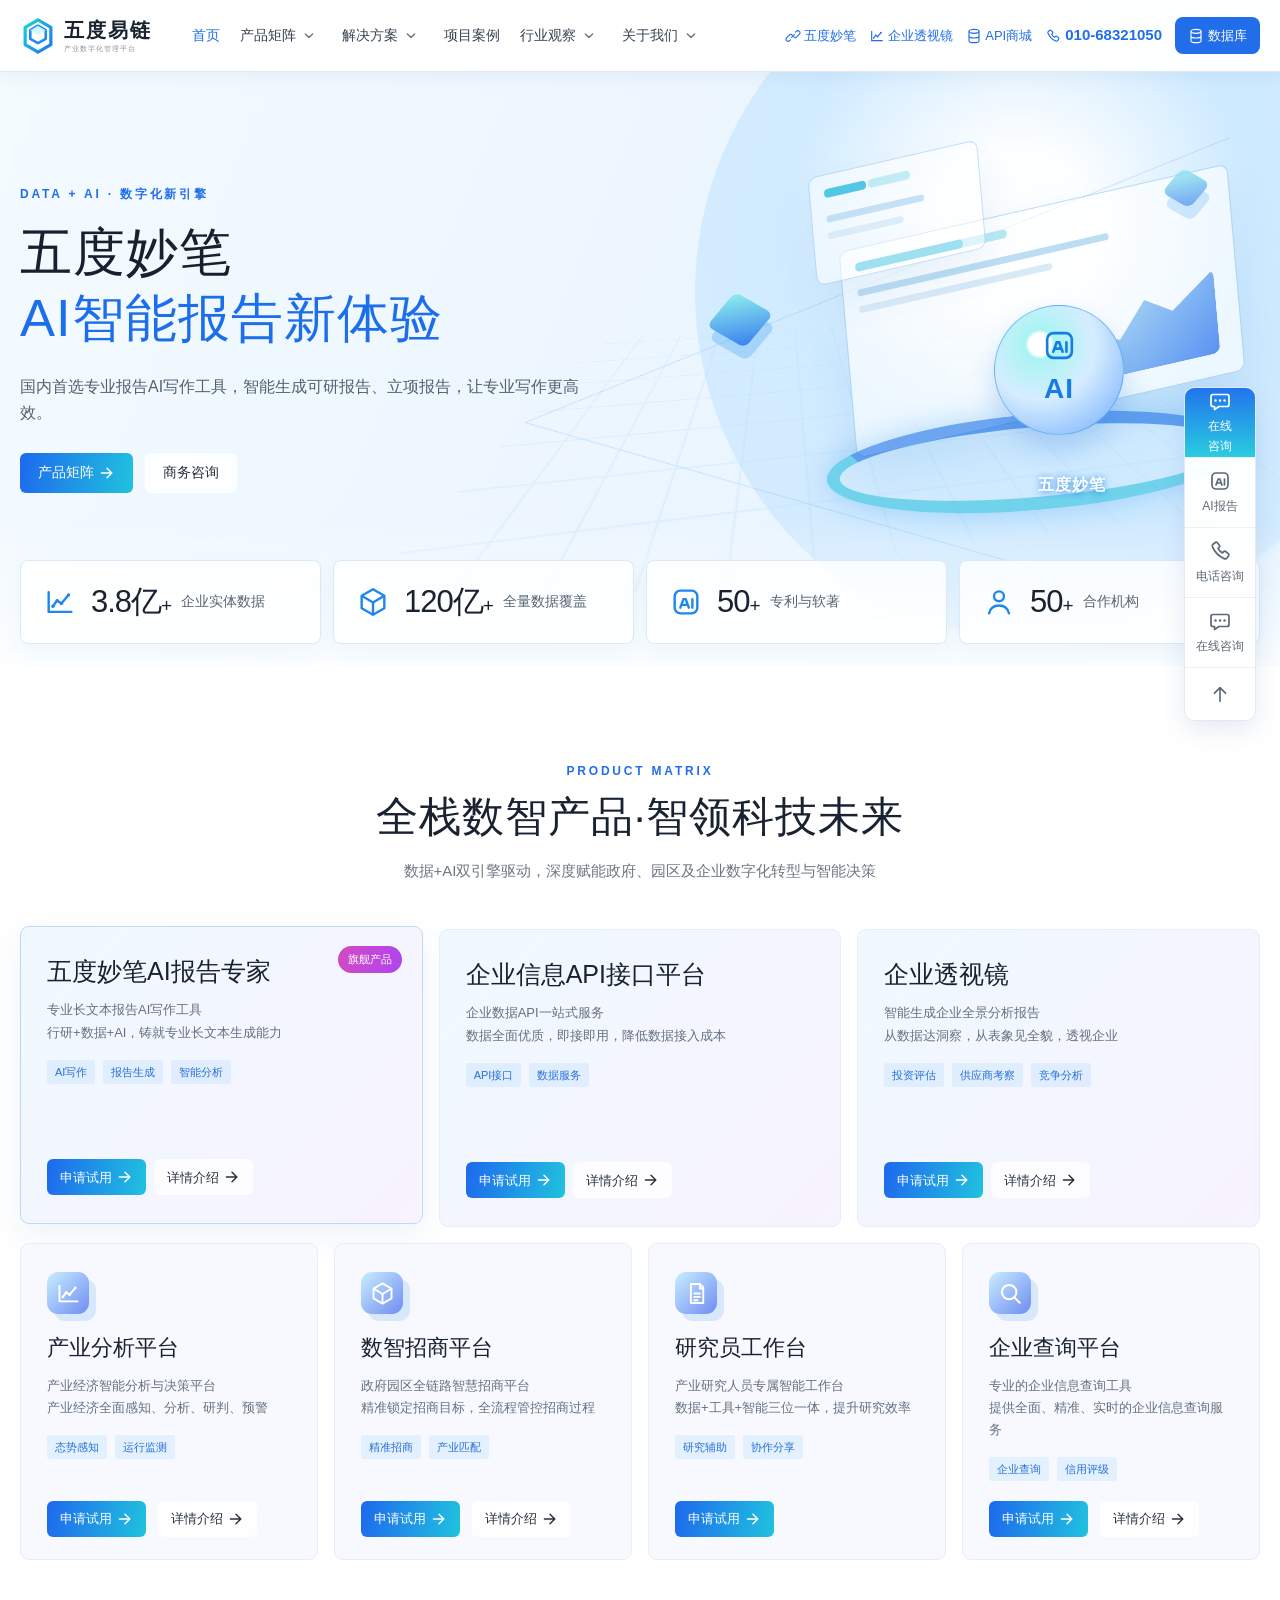
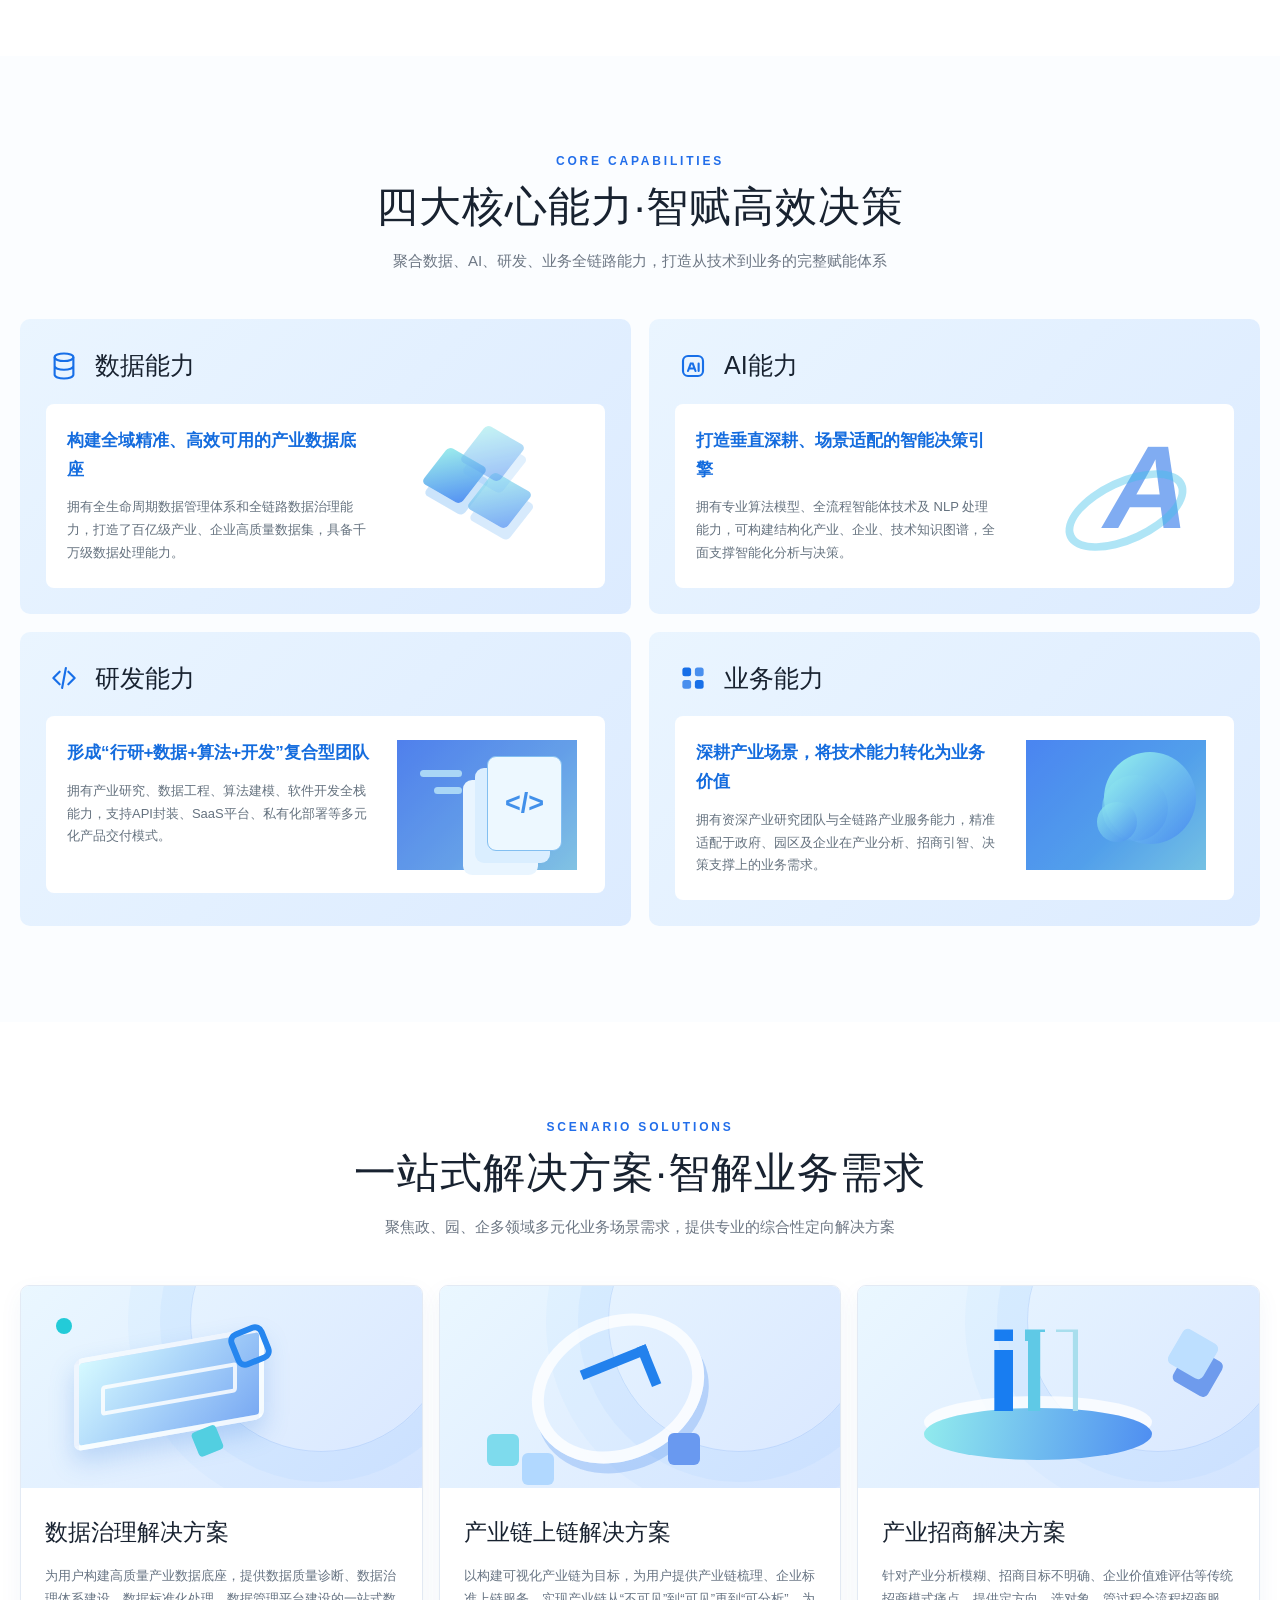
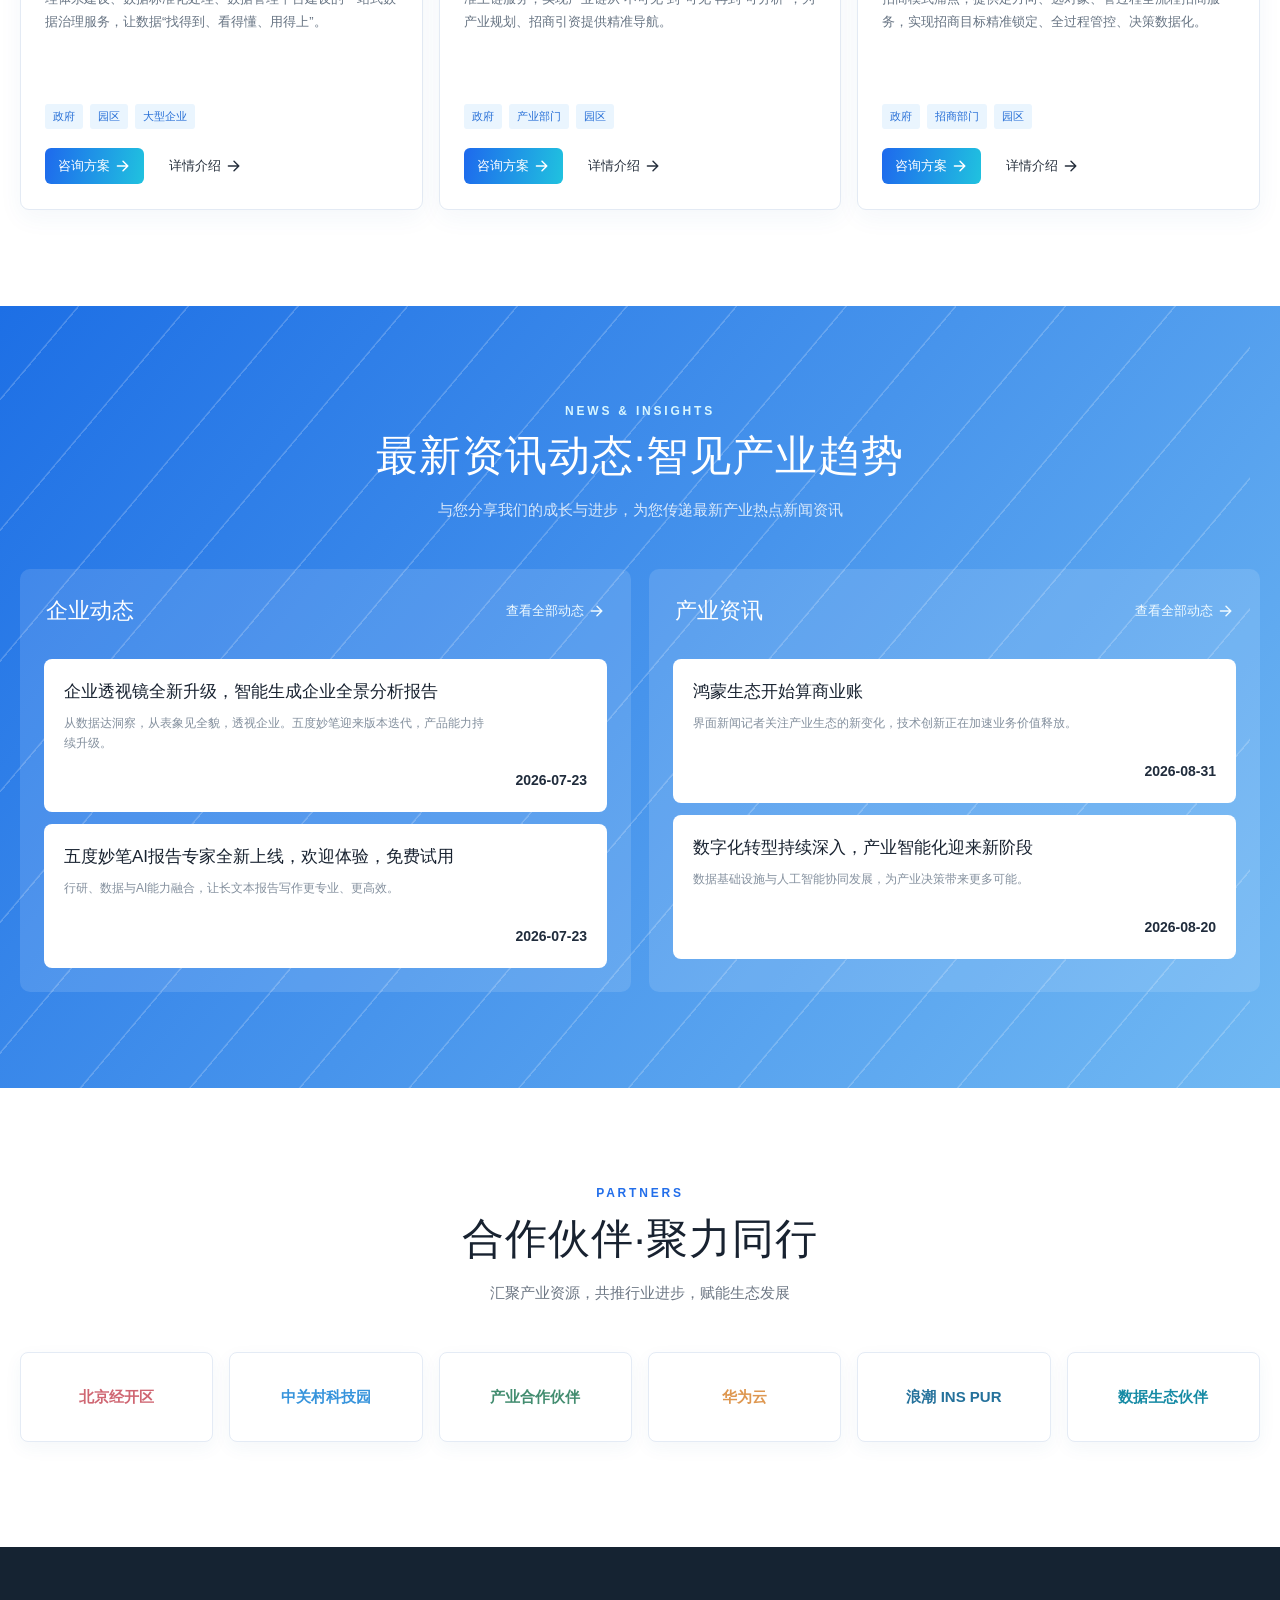
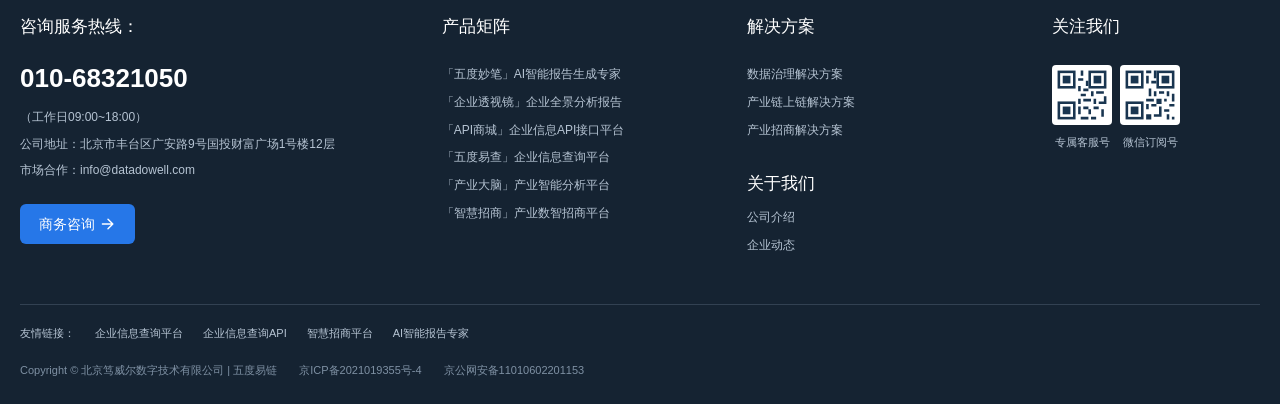
<file: index.html>
<!doctype html>
<html lang="zh-CN">
<head>
  <meta charset="UTF-8">
  <meta name="viewport" content="width=device-width, initial-scale=1.0">
  <meta name="description" content="五度官网，五度易链产业数字化管理平台，数据与AI双引擎驱动数字化转型。">
  <title>五度官网 | 五度易链·全栈数智产品</title>
  <link rel="stylesheet" href="styles.css?v=20260903-4">
</head>
<body>
  <svg class="svg-sprite" aria-hidden="true" focusable="false">
    <defs>
      <linearGradient id="brand-gradient" x1="0" y1="0" x2="1" y2="1">
        <stop offset="0" stop-color="#12d6d5" />
        <stop offset="1" stop-color="#2373f5" />
      </linearGradient>
      <linearGradient id="blue-gradient" x1="0" y1="0" x2="1" y2="1">
        <stop offset="0" stop-color="#1679f5" />
        <stop offset="1" stop-color="#2bd6e2" />
      </linearGradient>
      <symbol id="icon-brand" viewBox="0 0 56 56">
        <path d="M28 3 48 14.5v27L28 53 8 41.5v-27L28 3Z" fill="none" stroke="url(#brand-gradient)" stroke-width="5" stroke-linejoin="round" />
        <path d="m28 12 12 7v13.5L28 39l-12-6.5V19l12-7Z" fill="none" stroke="#1d8df1" stroke-width="4" stroke-linejoin="round" />
        <path d="m28 12 12 7-12 7-12-7 12-7Z" fill="#c9f8f3" opacity=".9" />
      </symbol>
      <symbol id="icon-chevron" viewBox="0 0 20 20">
        <path d="m5.5 7.5 4.5 4.5 4.5-4.5" fill="none" stroke="currentColor" stroke-width="1.8" stroke-linecap="round" stroke-linejoin="round" />
      </symbol>
      <symbol id="icon-arrow" viewBox="0 0 20 20">
        <path d="M3 10h12M10 4l6 6-6 6" fill="none" stroke="currentColor" stroke-width="1.8" stroke-linecap="round" stroke-linejoin="round" />
      </symbol>
      <symbol id="icon-phone" viewBox="0 0 24 24">
        <path d="M7.4 3.5 5 5.2c-.8.6-.9 1.7-.5 2.7 2.4 5.7 6 9.3 11.7 11.7 1 .4 2.1.2 2.7-.5l1.7-2.4c.4-.6.3-1.5-.3-2l-2.7-2.2c-.6-.5-1.5-.4-2 .2l-1 1.2c-2.1-1.1-3.5-2.5-4.6-4.6l1.2-1c.6-.5.7-1.4.2-2L9.4 3.8c-.5-.6-1.4-.7-2-.3Z" fill="none" stroke="currentColor" stroke-width="1.7" stroke-linejoin="round" />
      </symbol>
      <symbol id="icon-database" viewBox="0 0 24 24">
        <ellipse cx="12" cy="5" rx="7.5" ry="3" fill="none" stroke="currentColor" stroke-width="1.7" />
        <path d="M4.5 5v7c0 1.7 3.4 3 7.5 3s7.5-1.3 7.5-3V5M4.5 12v7c0 1.7 3.4 3 7.5 3s7.5-1.3 7.5-3v-7" fill="none" stroke="currentColor" stroke-width="1.7" />
      </symbol>
      <symbol id="icon-chart" viewBox="0 0 24 24">
        <path d="M4 19V5m0 14h16" fill="none" stroke="currentColor" stroke-width="1.7" stroke-linecap="round" />
        <path d="m7 15 3-4 3 2 5-6" fill="none" stroke="currentColor" stroke-width="1.7" stroke-linecap="round" stroke-linejoin="round" />
        <circle cx="7" cy="15" r="1.2" fill="currentColor" /><circle cx="10" cy="11" r="1.2" fill="currentColor" /><circle cx="13" cy="13" r="1.2" fill="currentColor" /><circle cx="18" cy="7" r="1.2" fill="currentColor" />
      </symbol>
      <symbol id="icon-ai" viewBox="0 0 24 24">
        <rect x="4" y="4" width="16" height="16" rx="4" fill="none" stroke="currentColor" stroke-width="1.7" />
        <path d="m8 16 2.2-6h1.6l2.2 6m-5-2h4M16.5 10v6" fill="none" stroke="currentColor" stroke-width="1.7" stroke-linecap="round" />
      </symbol>
      <symbol id="icon-search" viewBox="0 0 24 24">
        <circle cx="10.8" cy="10.8" r="6.4" fill="none" stroke="currentColor" stroke-width="1.8" />
        <path d="m16 16 4.2 4.2" fill="none" stroke="currentColor" stroke-width="1.8" stroke-linecap="round" />
      </symbol>
      <symbol id="icon-cube" viewBox="0 0 24 24">
        <path d="m12 3 8 4.6v8.8L12 21l-8-4.6V7.6L12 3Z" fill="none" stroke="currentColor" stroke-width="1.7" stroke-linejoin="round" />
        <path d="m4 7.6 8 4.8 8-4.8M12 12.4V21" fill="none" stroke="currentColor" stroke-width="1.7" stroke-linejoin="round" />
      </symbol>
      <symbol id="icon-research" viewBox="0 0 24 24">
        <path d="M7 3.5h8l3 3v14H7z" fill="none" stroke="currentColor" stroke-width="1.7" stroke-linejoin="round" />
        <path d="M15 3.5v4h3M10 12h5M10 15h5M10 18h3" fill="none" stroke="currentColor" stroke-width="1.7" stroke-linecap="round" />
      </symbol>
      <symbol id="icon-code" viewBox="0 0 24 24">
        <path d="m8.5 7-5 5 5 5M15.5 7l5 5-5 5M13.5 4l-3 16" fill="none" stroke="currentColor" stroke-width="1.7" stroke-linecap="round" stroke-linejoin="round" />
      </symbol>
      <symbol id="icon-grid" viewBox="0 0 24 24">
        <rect x="3.5" y="3.5" width="7" height="7" rx="2" fill="currentColor" /><rect x="13.5" y="3.5" width="7" height="7" rx="2" fill="currentColor" opacity=".76" /><rect x="3.5" y="13.5" width="7" height="7" rx="2" fill="currentColor" opacity=".76" /><rect x="13.5" y="13.5" width="7" height="7" rx="2" fill="currentColor" />
      </symbol>
      <symbol id="icon-user" viewBox="0 0 24 24">
        <circle cx="12" cy="8" r="3.5" fill="none" stroke="currentColor" stroke-width="1.7" /><path d="M5 20c.8-3.5 3.1-5.5 7-5.5s6.2 2 7 5.5" fill="none" stroke="currentColor" stroke-width="1.7" stroke-linecap="round" />
      </symbol>
      <symbol id="icon-message" viewBox="0 0 24 24">
        <path d="M5 5.5h14a2 2 0 0 1 2 2v8a2 2 0 0 1-2 2h-8l-4.5 3v-3H5a2 2 0 0 1-2-2v-8a2 2 0 0 1 2-2Z" fill="none" stroke="currentColor" stroke-width="1.7" stroke-linejoin="round" />
        <path d="M7.5 11.5h.1M12 11.5h.1M16.5 11.5h.1" fill="none" stroke="currentColor" stroke-width="2.4" stroke-linecap="round" />
      </symbol>
      <symbol id="icon-top" viewBox="0 0 24 24">
        <path d="M12 20V5M6 11l6-6 6 6" fill="none" stroke="currentColor" stroke-width="1.8" stroke-linecap="round" stroke-linejoin="round" />
      </symbol>
      <symbol id="icon-link" viewBox="0 0 24 24">
        <path d="M10 14 14 10M8.1 17.9l-1.3 1.3a3.2 3.2 0 0 1-4.5-4.5l4-4a3.2 3.2 0 0 1 4.5 0M15.9 6.1l1.3-1.3a3.2 3.2 0 0 1 4.5 4.5l-4 4a3.2 3.2 0 0 1-4.5 0" fill="none" stroke="currentColor" stroke-width="1.7" stroke-linecap="round" stroke-linejoin="round" />
      </symbol>
    </defs>
  </svg>

  <header class="site-header">
    <div class="container header-inner">
      <a class="brand" href="index.html" aria-label="五度易链首页">
        <svg class="brand-mark" viewBox="0 0 56 56"><use href="#icon-brand"></use></svg>
        <span class="brand-text"><strong>五度易链</strong><small>产业数字化管理平台</small></span>
      </a>
      <button class="menu-toggle" type="button" aria-label="打开导航" aria-expanded="false">
        <span></span><span></span><span></span>
      </button>
      <nav class="main-nav" aria-label="主导航">
        <a class="nav-link active" href="https://www.datadowell.com/">首页</a>
        <div class="nav-dropdown-wrap menu-products">
          <a class="nav-link" href="products.html">产品矩阵</a>
          <button class="dropdown-toggle" type="button" aria-label="展开产品矩阵" aria-expanded="false" aria-haspopup="true" aria-controls="product-menu">
            <svg class="tiny-icon"><use href="#icon-chevron"></use></svg>
          </button>
          <div class="nav-dropdown" id="product-menu">
            <a href="ai.html">「五度妙笔」AI智能报告生成专家</a>
            <a href="qiyefenxi.html">「企业透视镜」企业全景分析报告</a>
            <a href="api.html">「API商城」企业信息API接口平台</a>
            <a href="cha.html">「五度易查」企业信息查询平台</a>
            <a href="chanye.html">「产业大脑」产业智能分析平台</a>
            <a href="zs.html">「智慧招商」产业数智招商平台</a>
          </div>
        </div>
        <div class="nav-dropdown-wrap menu-solutions">
          <a class="nav-link" href="shujuzhili.html">解决方案</a>
          <button class="dropdown-toggle" type="button" aria-label="展开解决方案" aria-expanded="false" aria-haspopup="true" aria-controls="solution-menu">
            <svg class="tiny-icon"><use href="#icon-chevron"></use></svg>
          </button>
          <div class="nav-dropdown" id="solution-menu">
            <a href="shujuzhili.html">数据治理解决方案</a>
            <a href="chanyelian.html">产业链上链解决方案</a>
            <a href="zhaoshang.html">产业招商解决方案</a>
          </div>
        </div>
        <a class="nav-link" href="case.html">项目案例</a>
        <div class="nav-dropdown-wrap menu-insights">
          <a class="nav-link" href="insights.html">行业观察</a>
          <button class="dropdown-toggle" type="button" aria-label="展开行业观察" aria-expanded="false" aria-haspopup="true" aria-controls="insights-menu">
            <svg class="tiny-icon"><use href="#icon-chevron"></use></svg>
          </button>
          <div class="nav-dropdown" id="insights-menu">
            <a href="insights.html">产业资讯</a>
            <a href="insights.html#reports">研究报告</a>
          </div>
        </div>
        <div class="nav-dropdown-wrap menu-about">
          <a class="nav-link" href="about.html">关于我们</a>
          <button class="dropdown-toggle" type="button" aria-label="展开关于我们" aria-expanded="false" aria-haspopup="true" aria-controls="about-menu">
            <svg class="tiny-icon"><use href="#icon-chevron"></use></svg>
          </button>
          <div class="nav-dropdown" id="about-menu">
            <a href="about.html">公司介绍</a>
            <a href="about.html#company-news">企业动态</a>
          </div>
        </div>
      </nav>
      <div class="header-tools">
        <a href="https://ai.datadowell.com/" class="tool-link"><svg class="tiny-icon"><use href="#icon-link"></use></svg>五度妙笔</a>
        <a href="https://ai.datadowell.com/business/0" class="tool-link"><svg class="tiny-icon"><use href="#icon-chart"></use></svg>企业透视镜</a>
        <a href="https://api.datadowell.com/" class="tool-link"><svg class="tiny-icon"><use href="#icon-database"></use></svg>API商城</a>
        <a class="phone-link" href="tel:01068321050"><svg class="tiny-icon"><use href="#icon-phone"></use></svg>010-68321050</a>
        <a class="database-button" href="https://cha.datadowell.com/"><svg class="tiny-icon"><use href="#icon-database"></use></svg>数据库</a>
      </div>
    </div>
  </header>

  <main id="top">
    <section class="hero-section">
      <div class="hero-backdrop" aria-hidden="true">
        <span class="hero-ray hero-ray-one"></span>
        <span class="hero-ray hero-ray-two"></span>
        <span class="hero-gridline"></span>
      </div>
      <div class="container hero-content">
        <div class="hero-copy">
          <p class="eyebrow">DATA + AI · 数字化新引擎</p>
          <h1>五度妙笔<br><em>AI智能报告新体验</em></h1>
          <p class="hero-description">国内首选专业报告AI写作工具，智能生成可研报告、立项报告，让专业写作更高效。</p>
          <div class="hero-actions">
            <a class="button button-primary" href="products.html">产品矩阵 <svg class="button-icon"><use href="#icon-arrow"></use></svg></a>
            <a class="button button-light" href="#contact">商务咨询</a>
          </div>
        </div>
        <div class="hero-visual" aria-label="AI报告产品色块占位">
          <div class="visual-screen screen-large"><span class="screen-bar"></span><span class="screen-line line-one"></span><span class="screen-line line-two"></span><span class="screen-chart"></span></div>
          <div class="visual-screen screen-small"><span class="screen-bar"></span><span class="screen-line"></span><span class="screen-line line-two"></span></div>
          <div class="visual-ring"></div>
          <div class="visual-cube cube-one"></div>
          <div class="visual-cube cube-two"></div>
          <div class="visual-orb"><svg class="hero-icon"><use href="#icon-ai"></use></svg><span>AI</span></div>
          <div class="visual-label">五度妙笔</div>
        </div>
      </div>
      <div class="container metrics-row">
        <div class="metric-card"><svg class="metric-icon"><use href="#icon-chart"></use></svg><strong>3.8亿<small>+</small></strong><span>企业实体数据</span></div>
        <div class="metric-card"><svg class="metric-icon"><use href="#icon-cube"></use></svg><strong>120亿<small>+</small></strong><span>全量数据覆盖</span></div>
        <div class="metric-card"><svg class="metric-icon"><use href="#icon-ai"></use></svg><strong>50<small>+</small></strong><span>专利与软著</span></div>
        <div class="metric-card"><svg class="metric-icon"><use href="#icon-user"></use></svg><strong>50<small>+</small></strong><span>合作机构</span></div>
      </div>
    </section>

    <section class="section product-section" id="products">
      <div class="container">
        <div class="section-heading">
          <p class="section-kicker">PRODUCT MATRIX</p>
          <h2>全栈数智产品·智领科技未来</h2>
          <p>数据+AI双引擎驱动，深度赋能政府、园区及企业数字化转型与智能决策</p>
        </div>
        <div class="featured-products">
          <article class="product-card featured-card selected" data-product="report">
            <span class="product-badge">旗舰产品</span>
            <div class="product-copy">
              <h3>五度妙笔AI报告专家</h3>
              <p>专业长文本报告AI写作工具<br>行研+数据+AI，铸就专业长文本生成能力</p>
              <div class="tag-row"><span>AI写作</span><span>报告生成</span><span>智能分析</span></div>
              <div class="card-actions"><a class="button button-primary small" href="#contact">申请试用 <svg class="button-icon"><use href="#icon-arrow"></use></svg></a><a class="button button-outline small" href="ai.html">详情介绍 <svg class="button-icon"><use href="#icon-arrow"></use></svg></a></div>
            </div>
          </article>
          <article class="product-card featured-card" data-product="api">
            <div class="product-copy">
              <h3>企业信息API接口平台</h3>
              <p>企业数据API一站式服务<br>数据全面优质，即接即用，降低数据接入成本</p>
              <div class="tag-row"><span>API接口</span><span>数据服务</span></div>
              <div class="card-actions"><a class="button button-primary small" href="#contact">申请试用 <svg class="button-icon"><use href="#icon-arrow"></use></svg></a><a class="button button-outline small" href="api.html">详情介绍 <svg class="button-icon"><use href="#icon-arrow"></use></svg></a></div>
            </div>
          </article>
          <article class="product-card featured-card" data-product="insight">
            <div class="product-copy">
              <h3>企业透视镜</h3>
              <p>智能生成企业全景分析报告<br>从数据达洞察，从表象见全貌，透视企业</p>
              <div class="tag-row"><span>投资评估</span><span>供应商考察</span><span>竞争分析</span></div>
              <div class="card-actions"><a class="button button-primary small" href="#contact">申请试用 <svg class="button-icon"><use href="#icon-arrow"></use></svg></a><a class="button button-outline small" href="qiyefenxi.html">详情介绍 <svg class="button-icon"><use href="#icon-arrow"></use></svg></a></div>
            </div>
          </article>
        </div>
        <div class="compact-products">
          <article class="product-card compact-card" data-product="industry">
            <div class="compact-icon"><svg><use href="#icon-chart"></use></svg></div>
            <h3>产业分析平台</h3>
            <p>产业经济智能分析与决策平台<br>产业经济全面感知、分析、研判、预警</p>
            <div class="tag-row"><span>态势感知</span><span>运行监测</span></div>
            <div class="card-actions"><a class="button button-primary small" href="#contact">申请试用 <svg class="button-icon"><use href="#icon-arrow"></use></svg></a><a class="button button-outline small" href="chanye.html">详情介绍 <svg class="button-icon"><use href="#icon-arrow"></use></svg></a></div>
          </article>
          <article class="product-card compact-card" data-product="investment">
            <div class="compact-icon"><svg><use href="#icon-cube"></use></svg></div>
            <h3>数智招商平台</h3>
            <p>政府园区全链路智慧招商平台<br>精准锁定招商目标，全流程管控招商过程</p>
            <div class="tag-row"><span>精准招商</span><span>产业匹配</span></div>
            <div class="card-actions"><a class="button button-primary small" href="#contact">申请试用 <svg class="button-icon"><use href="#icon-arrow"></use></svg></a><a class="button button-outline small" href="zs.html">详情介绍 <svg class="button-icon"><use href="#icon-arrow"></use></svg></a></div>
          </article>
          <article class="product-card compact-card" data-product="research">
            <div class="compact-icon"><svg><use href="#icon-research"></use></svg></div>
            <h3>研究员工作台</h3>
            <p>产业研究人员专属智能工作台<br>数据+工具+智能三位一体，提升研究效率</p>
            <div class="tag-row"><span>研究辅助</span><span>协作分享</span></div>
            <div class="card-actions"><a class="button button-primary small" href="#contact">申请试用 <svg class="button-icon"><use href="#icon-arrow"></use></svg></a></div>
          </article>
          <article class="product-card compact-card" data-product="search">
            <div class="compact-icon"><svg><use href="#icon-search"></use></svg></div>
            <h3>企业查询平台</h3>
            <p>专业的企业信息查询工具<br>提供全面、精准、实时的企业信息查询服务</p>
            <div class="tag-row"><span>企业查询</span><span>信用评级</span></div>
            <div class="card-actions"><a class="button button-primary small" href="#contact">申请试用 <svg class="button-icon"><use href="#icon-arrow"></use></svg></a><a class="button button-outline small" href="cha.html">详情介绍 <svg class="button-icon"><use href="#icon-arrow"></use></svg></a></div>
          </article>
        </div>
      </div>
    </section>

    <section class="section capabilities-section" id="capabilities">
      <div class="container">
        <div class="section-heading">
          <p class="section-kicker">CORE CAPABILITIES</p>
          <h2>四大核心能力·智赋高效决策</h2>
          <p>聚合数据、AI、研发、业务全链路能力，打造从技术到业务的完整赋能体系</p>
        </div>
        <div class="capability-grid">
          <article class="capability-card">
            <div class="capability-header"><span class="capability-icon"><svg><use href="#icon-database"></use></svg></span><h3>数据能力</h3></div>
            <div class="capability-body"><h4>构建全域精准、高效可用的产业数据底座</h4><p>拥有全生命周期数据管理体系和全链路数据治理能力，打造了百亿级产业、企业高质量数据集，具备千万级数据处理能力。</p><div class="capability-visual visual-cubes"><span></span><span></span><span></span></div></div>
          </article>
          <article class="capability-card">
            <div class="capability-header"><span class="capability-icon"><svg><use href="#icon-ai"></use></svg></span><h3>AI能力</h3></div>
            <div class="capability-body"><h4>打造垂直深耕、场景适配的智能决策引擎</h4><p>拥有专业算法模型、全流程智能体技术及 NLP 处理能力，可构建结构化产业、企业、技术知识图谱，全面支撑智能化分析与决策。</p><div class="capability-visual visual-ai"><span class="ai-letter">A</span><span class="ai-beam"></span></div></div>
          </article>
          <article class="capability-card">
            <div class="capability-header"><span class="capability-icon"><svg><use href="#icon-code"></use></svg></span><h3>研发能力</h3></div>
            <div class="capability-body"><h4>形成“行研+数据+算法+开发”复合型团队</h4><p>拥有产业研究、数据工程、算法建模、软件开发全栈能力，支持API封装、SaaS平台、私有化部署等多元化产品交付模式。</p><div class="capability-visual visual-code"><span>&lt;/&gt;</span><i></i><i></i></div></div>
          </article>
          <article class="capability-card">
            <div class="capability-header"><span class="capability-icon"><svg><use href="#icon-grid"></use></svg></span><h3>业务能力</h3></div>
            <div class="capability-body"><h4>深耕产业场景，将技术能力转化为业务价值</h4><p>拥有资深产业研究团队与全链路产业服务能力，精准适配于政府、园区及企业在产业分析、招商引智、决策支撑上的业务需求。</p><div class="capability-visual visual-business"><span></span><span></span><span></span></div></div>
          </article>
        </div>
      </div>
    </section>

    <section class="section solutions-section" id="solutions">
      <div class="container">
        <div class="section-heading">
          <p class="section-kicker">SCENARIO SOLUTIONS</p>
          <h2>一站式解决方案·智解业务需求</h2>
          <p>聚焦政、园、企多领域多元化业务场景需求，提供专业的综合性定向解决方案</p>
        </div>
        <div class="solution-grid">
          <article class="solution-card">
            <div class="solution-visual solution-governance"><span class="solution-window"></span><span class="solution-link"></span><span class="solution-dot"></span></div>
            <div class="solution-copy"><h3>数据治理解决方案</h3><p>为用户构建高质量产业数据底座，提供数据质量诊断、数据治理体系建设、数据标准化处理、数据管理平台建设的一站式数据治理服务，让数据“找得到、看得懂、用得上”。</p><div class="solution-meta"><span>政府</span><span>园区</span><span>大型企业</span></div><div class="card-actions"><a class="button button-primary small" href="#contact">咨询方案 <svg class="button-icon"><use href="#icon-arrow"></use></svg></a><a class="button button-outline small" href="shujuzhili.html">详情介绍 <svg class="button-icon"><use href="#icon-arrow"></use></svg></a></div></div>
          </article>
          <article class="solution-card">
            <div class="solution-visual solution-chain"><span class="chain-ring"></span><span class="chain-arrow"></span><span class="chain-block"></span></div>
            <div class="solution-copy"><h3>产业链上链解决方案</h3><p>以构建可视化产业链为目标，为用户提供产业链梳理、企业标准上链服务，实现产业链从“不可见”到“可见”再到“可分析”，为产业规划、招商引资提供精准导航。</p><div class="solution-meta"><span>政府</span><span>产业部门</span><span>园区</span></div><div class="card-actions"><a class="button button-primary small" href="#contact">咨询方案 <svg class="button-icon"><use href="#icon-arrow"></use></svg></a><a class="button button-outline small" href="chanyelian.html">详情介绍 <svg class="button-icon"><use href="#icon-arrow"></use></svg></a></div></div>
          </article>
          <article class="solution-card">
            <div class="solution-visual solution-investment"><span class="investment-base"></span><span class="investment-bars"></span><span class="investment-cube"></span></div>
            <div class="solution-copy"><h3>产业招商解决方案</h3><p>针对产业分析模糊、招商目标不明确、企业价值难评估等传统招商模式痛点，提供定方向、选对象、管过程全流程招商服务，实现招商目标精准锁定、全过程管控、决策数据化。</p><div class="solution-meta"><span>政府</span><span>招商部门</span><span>园区</span></div><div class="card-actions"><a class="button button-primary small" href="#contact">咨询方案 <svg class="button-icon"><use href="#icon-arrow"></use></svg></a><a class="button button-outline small" href="zhaoshang.html">详情介绍 <svg class="button-icon"><use href="#icon-arrow"></use></svg></a></div></div>
          </article>
        </div>
      </div>
    </section>

    <section class="section news-section" id="news">
      <div class="container">
        <div class="section-heading light-heading">
          <p class="section-kicker">NEWS & INSIGHTS</p>
          <h2>最新资讯动态·智见产业趋势</h2>
          <p>与您分享我们的成长与进步，为您传递最新产业热点新闻资讯</p>
        </div>
        <div class="news-grid">
          <div class="news-column"><div class="news-column-title"><h3>企业动态</h3><a href="#news">查看全部动态 <svg class="button-icon"><use href="#icon-arrow"></use></svg></a></div><article class="news-item"><div><h4>企业透视镜全新升级，智能生成企业全景分析报告</h4><p>从数据达洞察，从表象见全貌，透视企业。五度妙笔迎来版本迭代，产品能力持续升级。</p></div><time datetime="2026-07-23">2026-07-23</time></article><article class="news-item"><div><h4>五度妙笔AI报告专家全新上线，欢迎体验，免费试用</h4><p>行研、数据与AI能力融合，让长文本报告写作更专业、更高效。</p></div><time datetime="2026-07-23">2026-07-23</time></article></div>
          <div class="news-column"><div class="news-column-title"><h3>产业资讯</h3><a href="#news">查看全部动态 <svg class="button-icon"><use href="#icon-arrow"></use></svg></a></div><article class="news-item"><div><h4>鸿蒙生态开始算商业账</h4><p>界面新闻记者关注产业生态的新变化，技术创新正在加速业务价值释放。</p></div><time datetime="2026-08-31">2026-08-31</time></article><article class="news-item"><div><h4>数字化转型持续深入，产业智能化迎来新阶段</h4><p>数据基础设施与人工智能协同发展，为产业决策带来更多可能。</p></div><time datetime="2026-08-20">2026-08-20</time></article></div>
        </div>
      </div>
    </section>

    <section class="section partners-section" id="partners">
      <div class="container">
        <div class="section-heading"><p class="section-kicker">PARTNERS</p><h2>合作伙伴·聚力同行</h2><p>汇聚产业资源，共推行业进步，赋能生态发展</p></div>
        <div class="partner-grid"><div class="partner-logo logo-red">北京经开区</div><div class="partner-logo logo-blue">中关村科技园</div><div class="partner-logo logo-green">产业合作伙伴</div><div class="partner-logo logo-orange">华为云</div><div class="partner-logo logo-navy">浪潮 INS PUR</div><div class="partner-logo logo-cyan">数据生态伙伴</div></div>
      </div>
    </section>
  </main>

  <footer class="site-footer" id="about">
    <div class="container footer-grid">
      <div class="footer-contact" id="contact"><h3>咨询服务热线：</h3><a class="footer-phone" href="tel:01068321050">010-68321050</a><p>（工作日09:00~18:00）</p><p>公司地址：北京市丰台区广安路9号国投财富广场1号楼12层</p><p>市场合作：info@datadowell.com</p><a class="button footer-button" href="mailto:info@datadowell.com">商务咨询 <svg class="button-icon"><use href="#icon-arrow"></use></svg></a></div>
      <div class="footer-column"><h3>产品矩阵</h3><a href="#products">「五度妙笔」AI智能报告生成专家</a><a href="#products">「企业透视镜」企业全景分析报告</a><a href="#products">「API商城」企业信息API接口平台</a><a href="#products">「五度易查」企业信息查询平台</a><a href="#products">「产业大脑」产业智能分析平台</a><a href="#products">「智慧招商」产业数智招商平台</a></div>
      <div class="footer-column"><h3>解决方案</h3><a href="shujuzhili.html">数据治理解决方案</a><a href="chanyelian.html">产业链上链解决方案</a><a href="zhaoshang.html">产业招商解决方案</a><h3 class="footer-subtitle">关于我们</h3><a href="about.html">公司介绍</a><a href="about.html#company-news">企业动态</a></div>
      <div class="footer-column social-column"><h3>关注我们</h3><div class="qr-list"><div class="qr-item"><svg class="qr-code" viewBox="0 0 168 168" role="img" aria-label="专属客服号二维码"><rect width="168" height="168" fill="#fff"/><g fill="#193550"><rect x="8" y="8" width="56" height="56"/><rect x="16" y="16" width="40" height="40" fill="#fff"/><rect x="24" y="24" width="24" height="24"/><rect x="104" y="8" width="56" height="56"/><rect x="112" y="16" width="40" height="40" fill="#fff"/><rect x="120" y="24" width="24" height="24"/><rect x="8" y="104" width="56" height="56"/><rect x="16" y="112" width="40" height="40" fill="#fff"/><rect x="24" y="120" width="24" height="24"/><path d="M80 8h8v16h-8zM72 32h16v8H72zM96 40h8v16h-8zM72 56h8v16h-8zM88 64h16v8H88zM112 72h8v16h-8zM128 72h24v8h-24zM152 88h8v16h-8zM80 80h16v8H80zM72 96h8v16h-8zM88 96h24v8H88zM120 96h8v16h-8zM136 104h24v8h-24zM72 120h8v24h-8zM88 120h16v8H88zM104 128h8v16h-8zM120 120h16v8h-16zM144 128h8v24h-8zM80 152h24v8H80zM112 152h16v8h-16z"/></g></svg><span>专属客服号</span></div><div class="qr-item"><svg class="qr-code" viewBox="0 0 168 168" role="img" aria-label="微信订阅号二维码"><rect width="168" height="168" fill="#fff"/><g fill="#193550"><rect x="8" y="8" width="56" height="56"/><rect x="16" y="16" width="40" height="40" fill="#fff"/><rect x="24" y="24" width="24" height="24"/><rect x="104" y="8" width="56" height="56"/><rect x="112" y="16" width="40" height="40" fill="#fff"/><rect x="120" y="24" width="24" height="24"/><rect x="8" y="104" width="56" height="56"/><rect x="16" y="112" width="40" height="40" fill="#fff"/><rect x="24" y="120" width="24" height="24"/><path d="M72 8h16v8H72zM96 8h8v24h-8zM72 24h8v24h-8zM88 40h16v8H88zM112 72h16v8h-16zM136 72h8v16h-8zM152 80h8v24h-8zM80 64h8v24h-8zM96 72h8v16H96zM72 96h24v8H72zM104 96h16v16h-16zM128 96h8v8h-8zM144 112h16v8h-16zM72 112h8v16h-8zM88 112h16v8H88zM112 120h8v24h-8zM128 128h16v8h-16zM72 144h16v16H72zM96 144h24v8H96zM136 144h8v16h-8zM152 152h8v8h-8z"/></g></svg><span>微信订阅号</span></div></div></div>
    </div>
    <div class="container footer-bottom"><span>友情链接：</span><a href="#products">企业信息查询平台</a><a href="#products">企业信息查询API</a><a href="#products">智慧招商平台</a><a href="#products">AI智能报告专家</a><div class="copyright"><span>Copyright © 北京笃威尔数字技术有限公司 | 五度易链</span><a href="#top">京ICP备2021019355号-4</a><a href="#top">京公网安备11010602201153</a></div></div>
  </footer>

  <aside class="floating-rail" aria-label="快捷咨询">
    <a class="rail-item rail-primary" href="#contact"><svg><use href="#icon-message"></use></svg><span>在线<br>咨询</span></a>
    <a class="rail-item" href="#products"><svg><use href="#icon-ai"></use></svg><span>AI报告</span></a>
    <a class="rail-item" href="tel:01068321050"><svg><use href="#icon-phone"></use></svg><span>电话咨询</span></a>
    <a class="rail-item" href="#contact"><svg><use href="#icon-message"></use></svg><span>在线咨询</span></a>
    <button class="rail-item rail-top" type="button" aria-label="回到顶部"><svg><use href="#icon-top"></use></svg></button>
  </aside>

  <script src="script.js"></script>
</body>
</html>
</file>
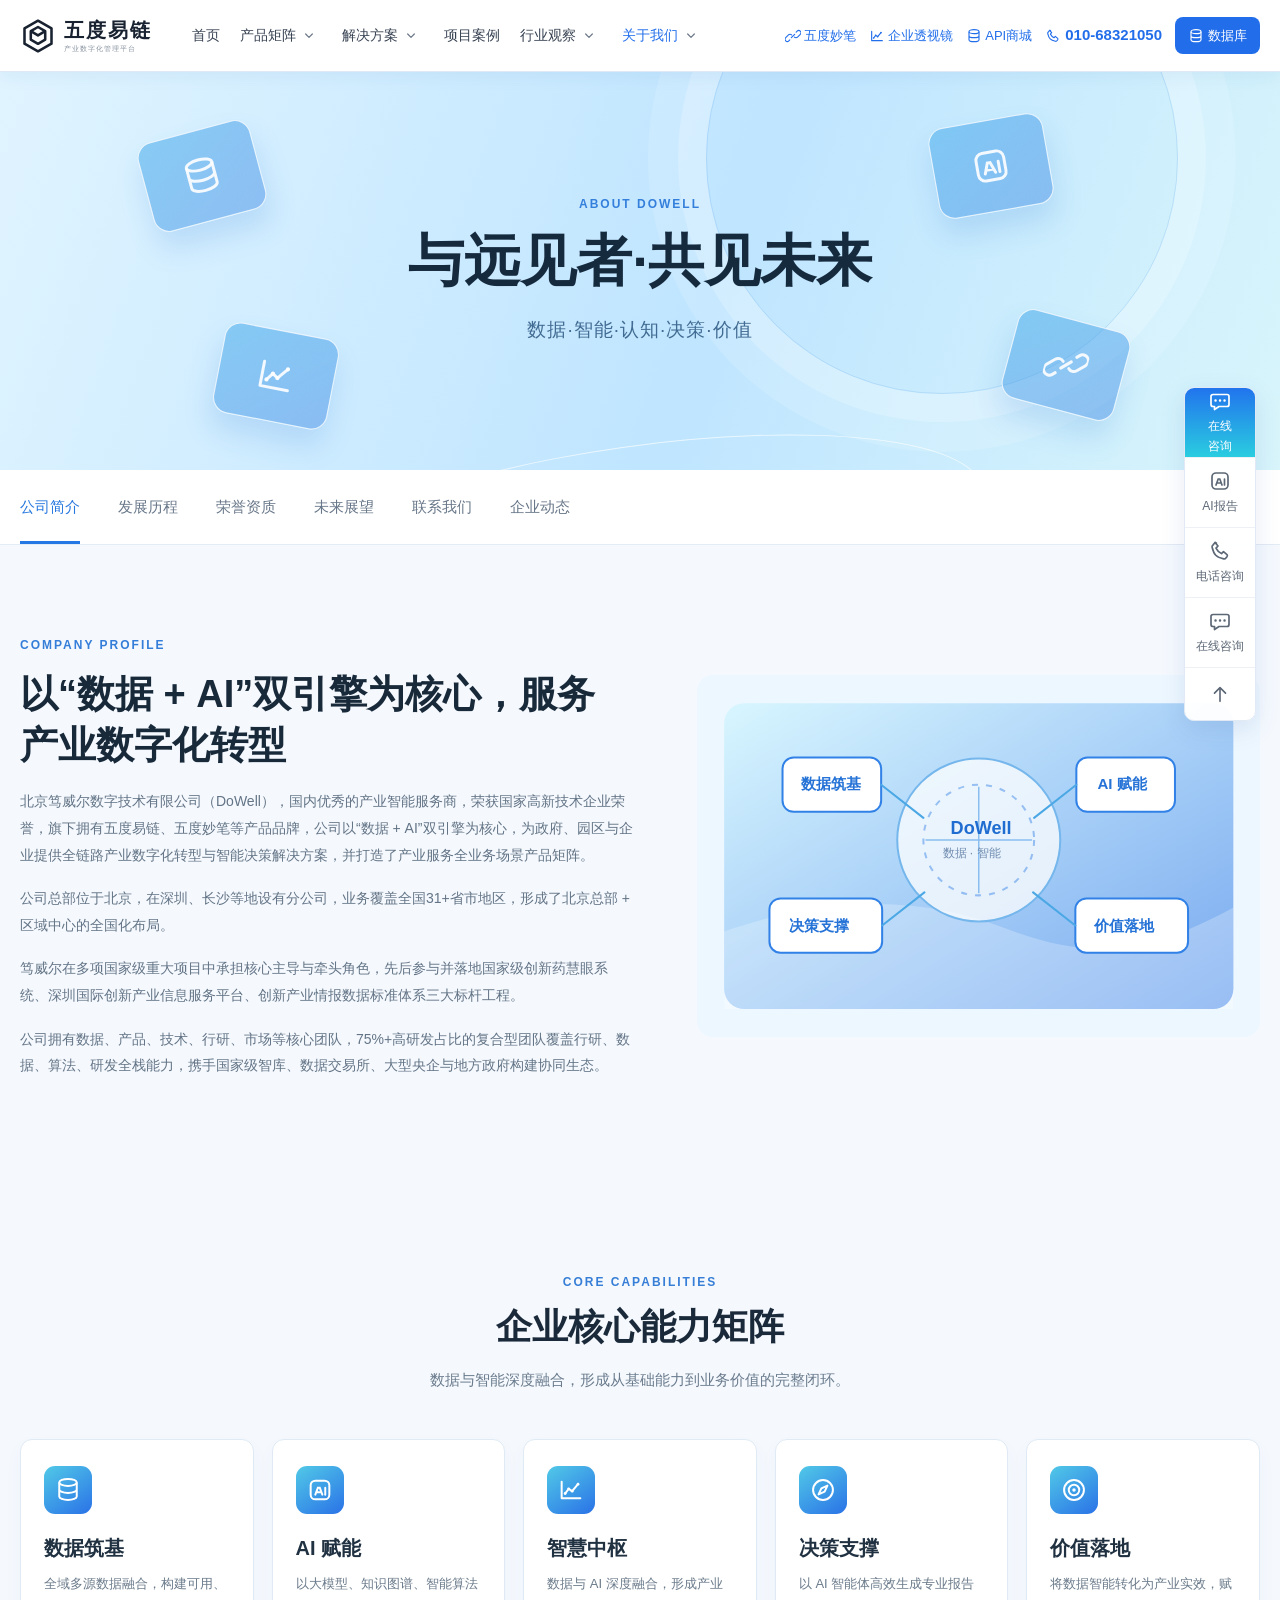
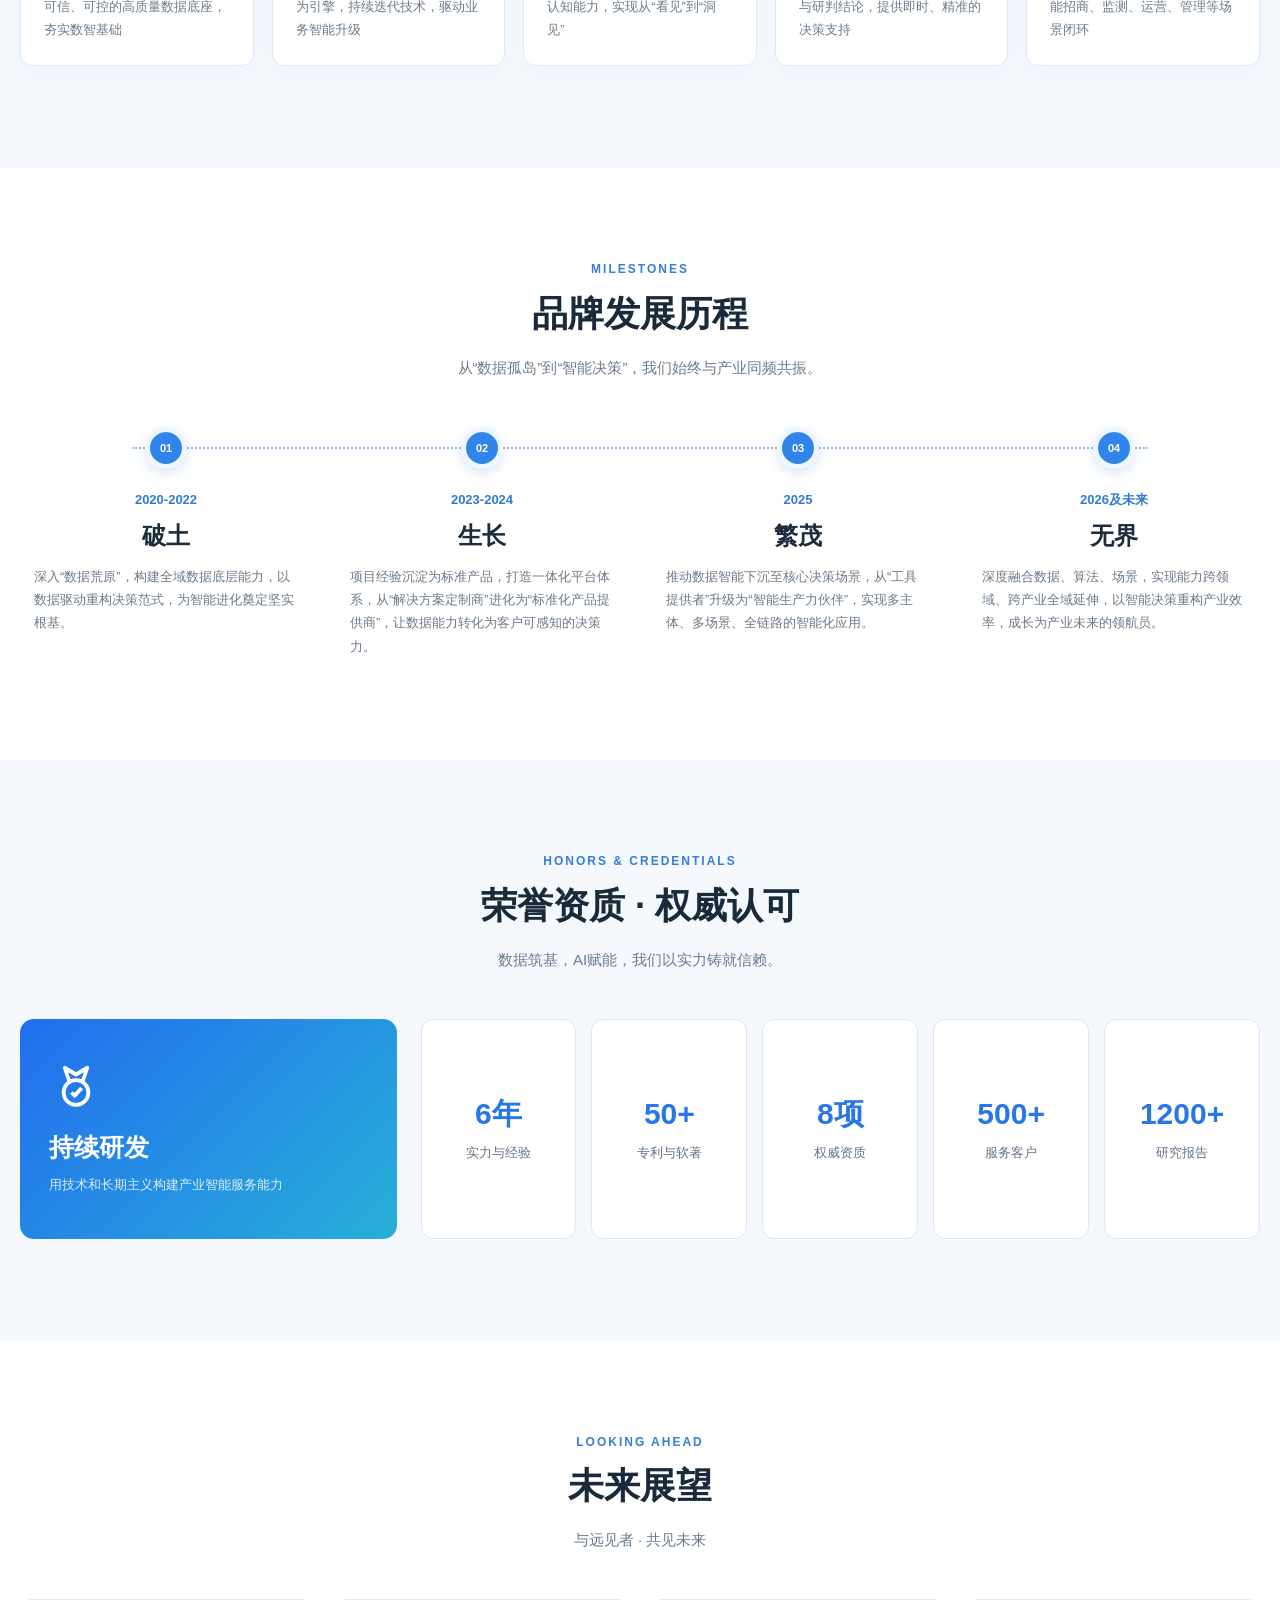
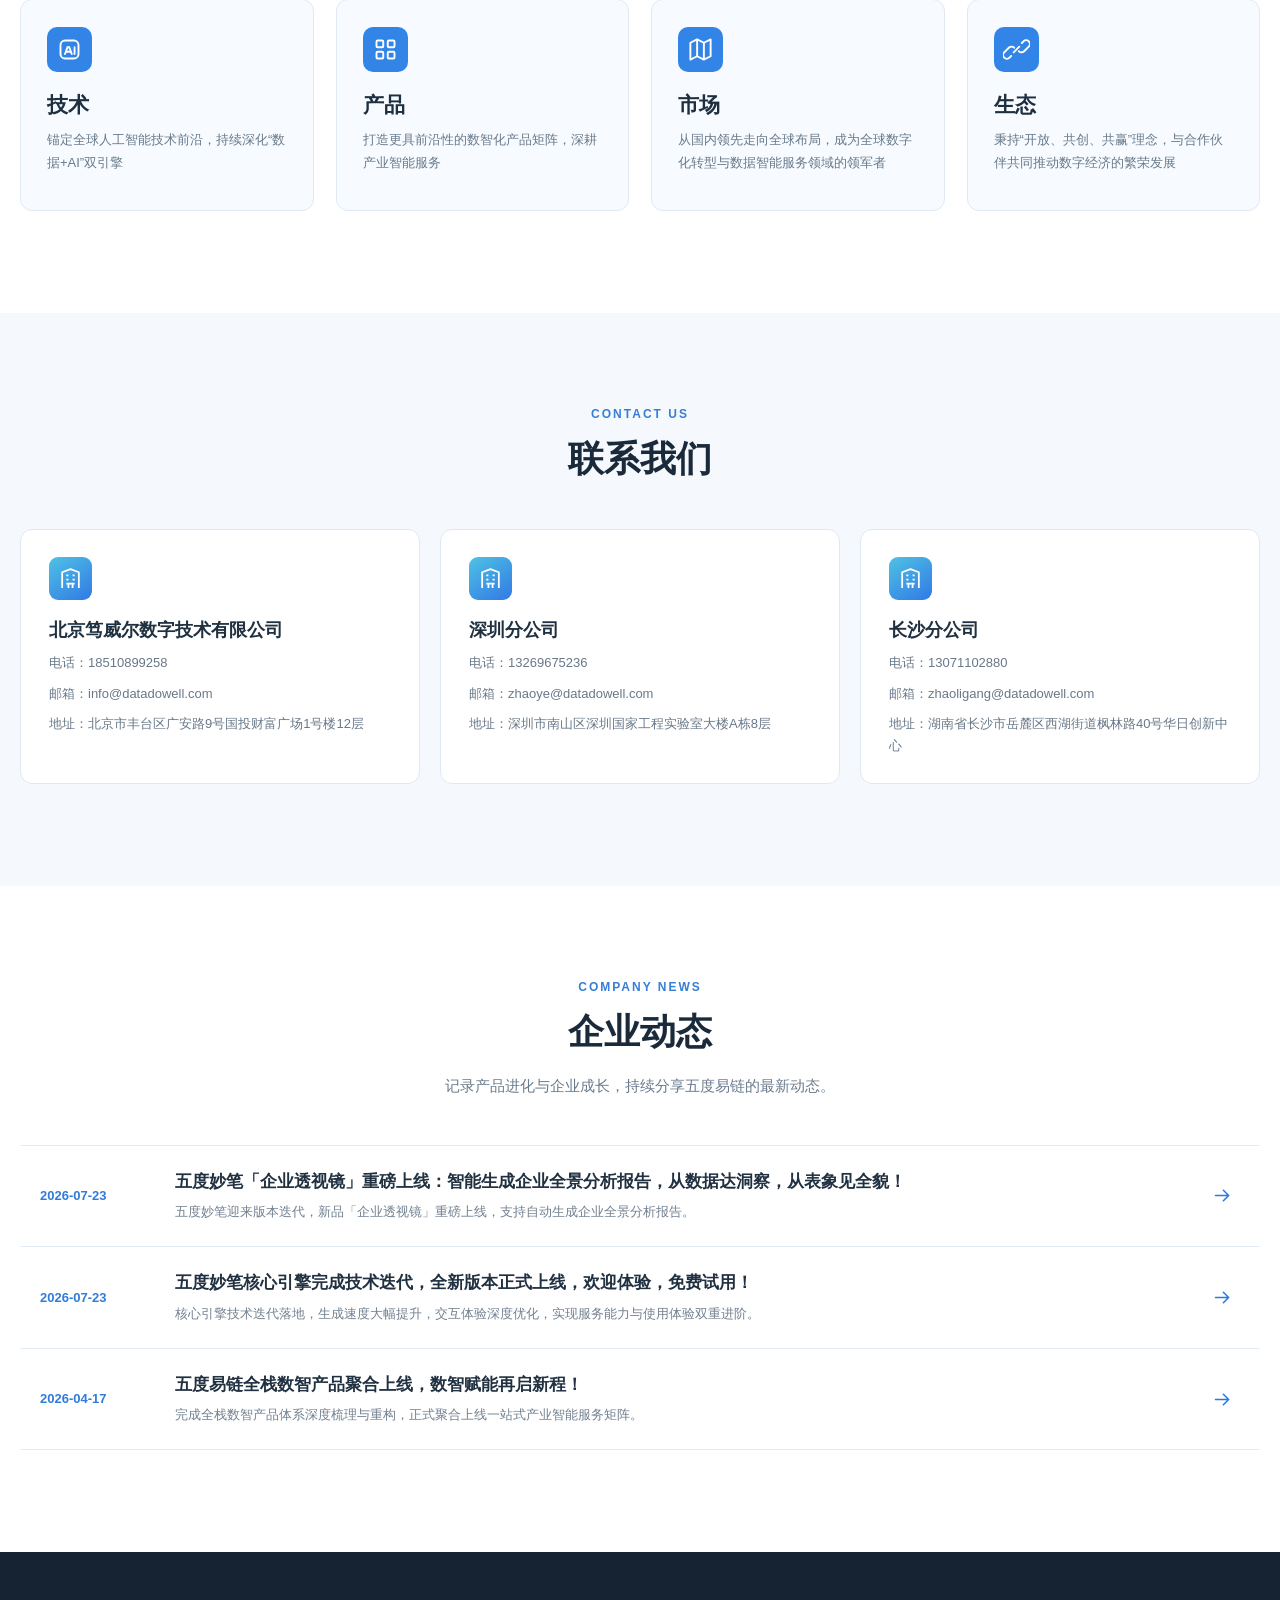
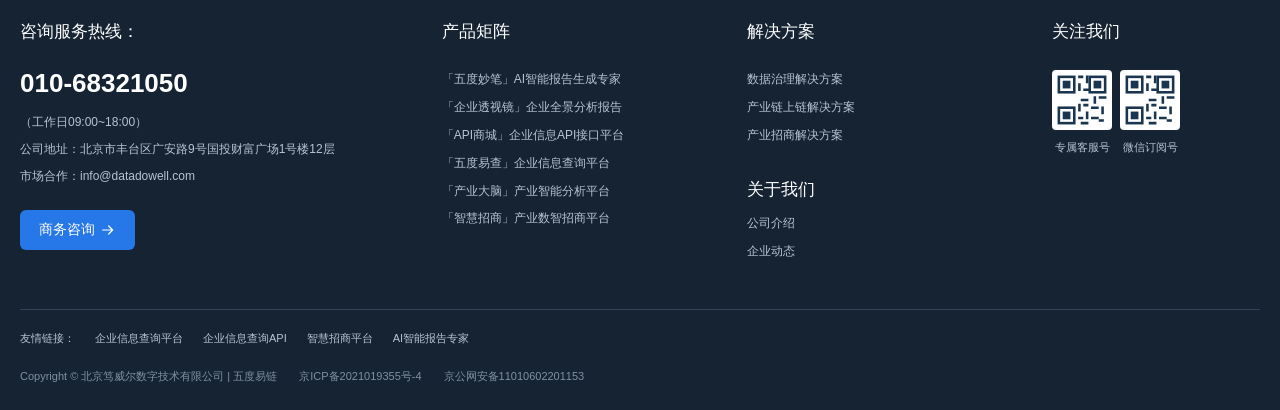
<file: about.html>
<!doctype html>
<html lang="zh-CN">
<head>
  <meta charset="UTF-8">
  <meta name="viewport" content="width=device-width, initial-scale=1.0">
  <meta name="description" content="北京笃威尔数字技术有限公司与五度易链公司介绍、发展历程、核心能力及联系我们。">
  <title>关于我们 | 五度易链</title>
  <link rel="stylesheet" href="styles.css?v=20260903-4">
</head>
<body class="content-page" data-content-page="about">
  <div id="content-root"></div>
  <script src="content-pages.js?v=20260903-2"></script>
  <script src="script.js"></script>
</body>
</html>
</file>
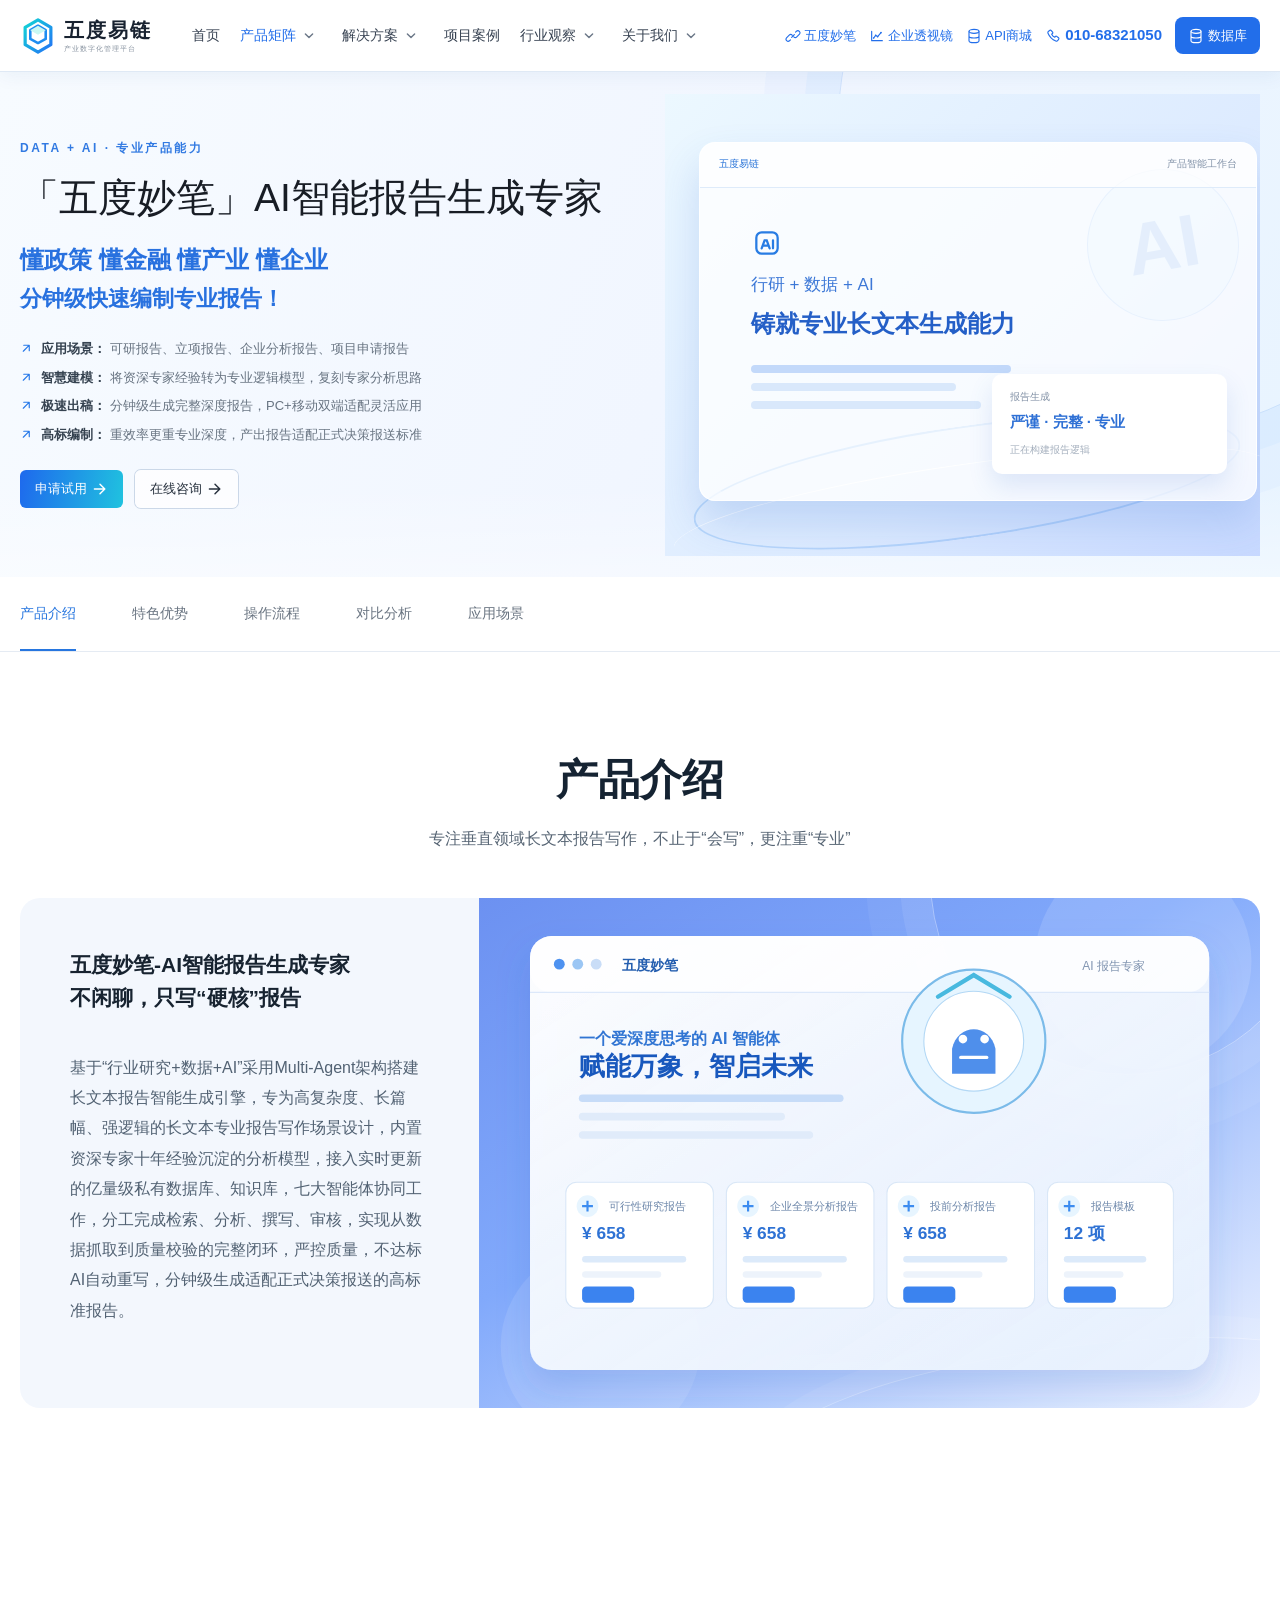
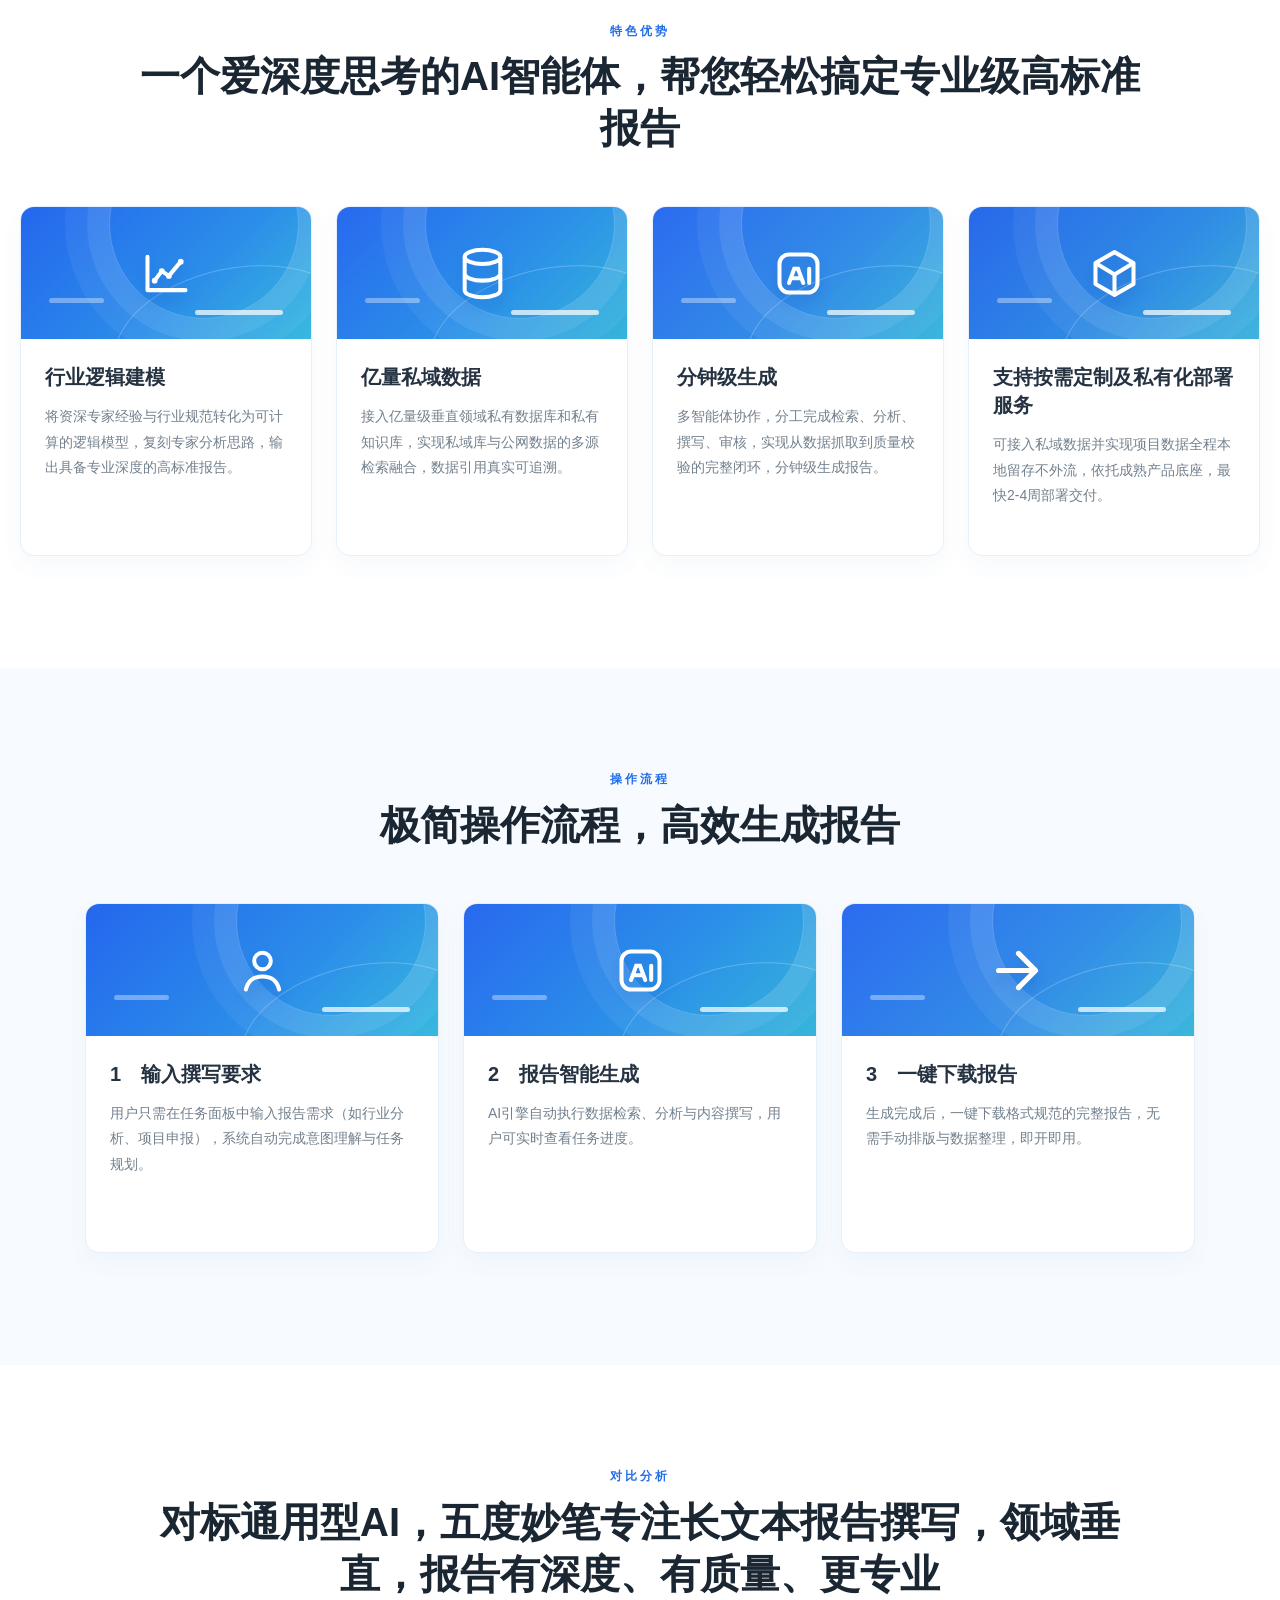
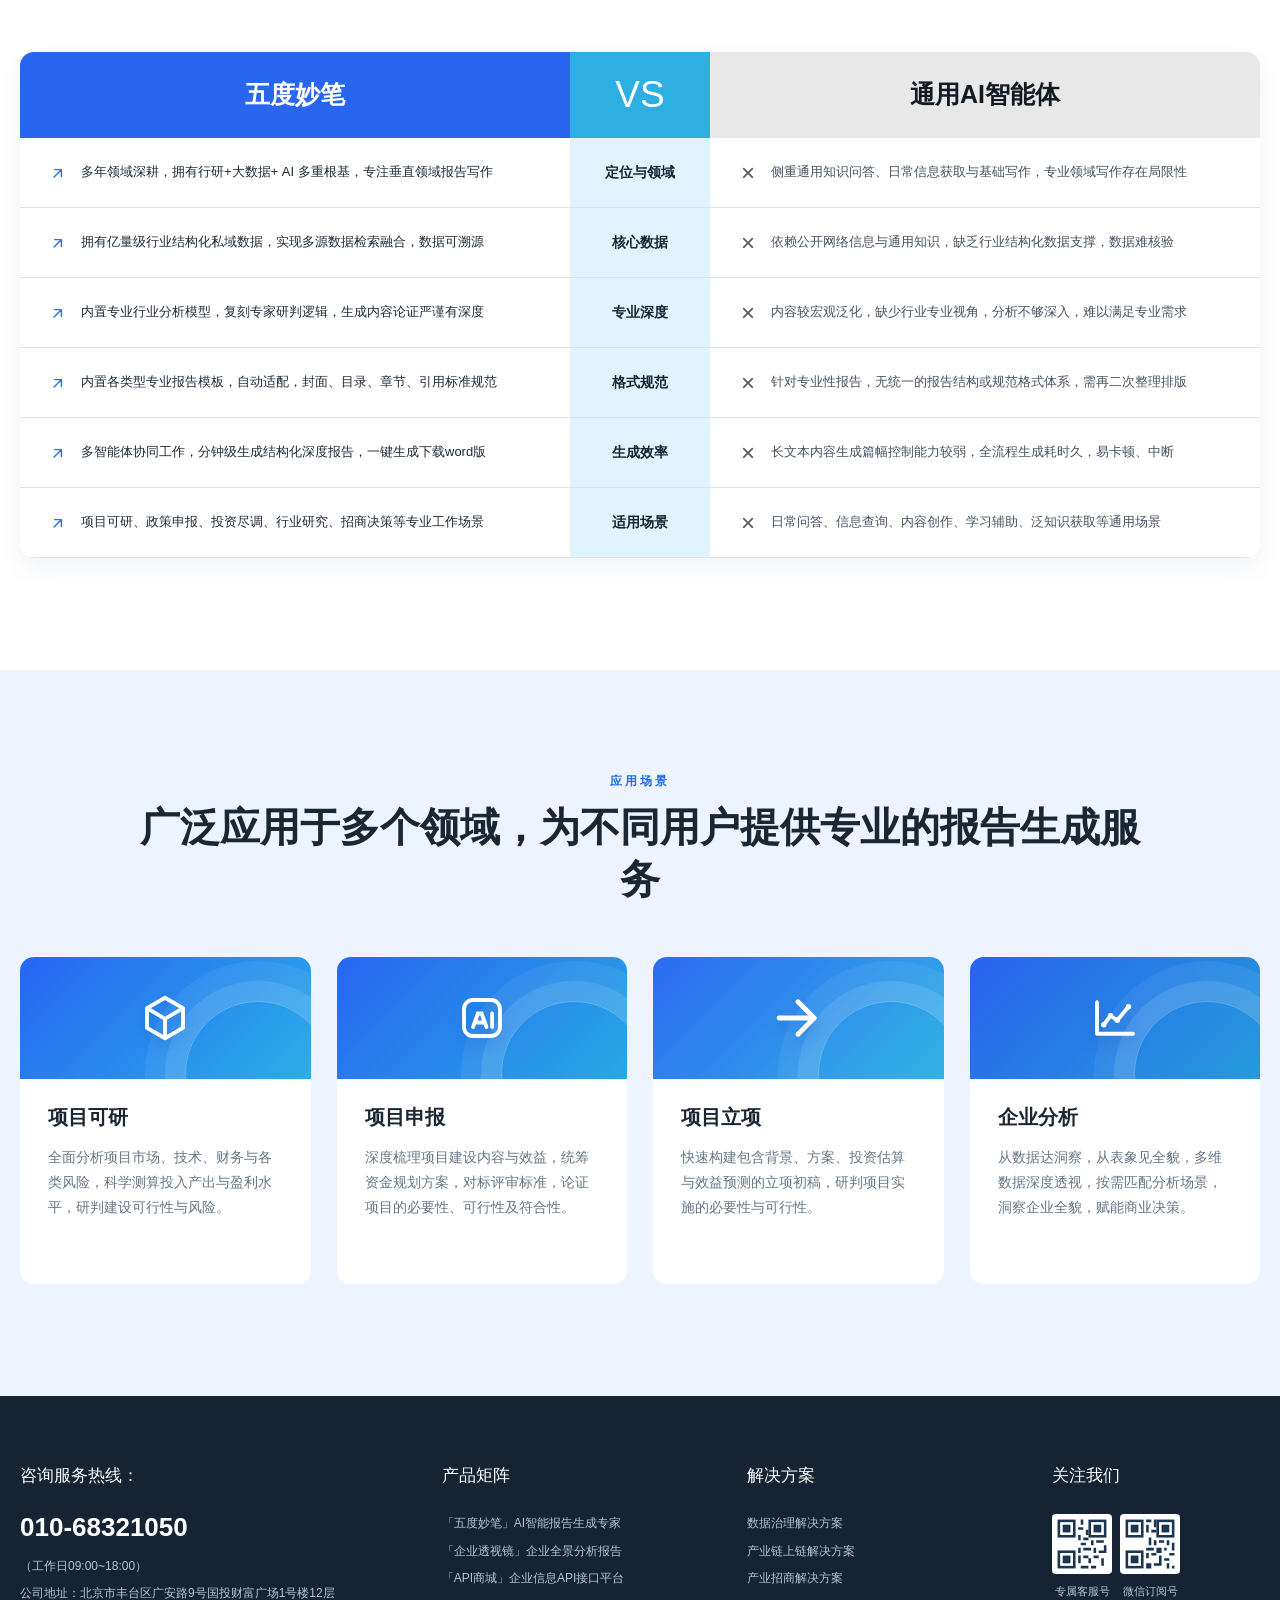
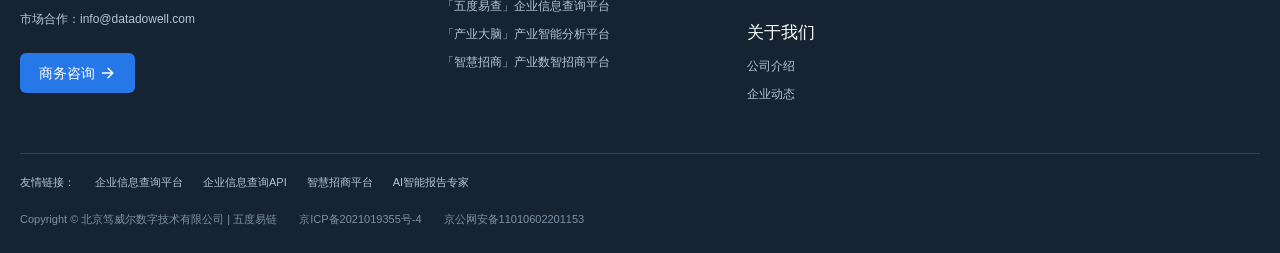
<file: ai.html>
<!doctype html>
<html lang="zh-CN">
<head>
  <meta charset="UTF-8">
  <meta name="viewport" content="width=device-width, initial-scale=1.0">
  <meta name="description" content="五度妙笔AI智能报告生成专家，分钟级生成专业长文本报告。">
  <title>五度妙笔 | 五度易链</title>
  <link rel="stylesheet" href="styles.css?v=20260903-3">
</head>
<body class="product-detail-page" data-product="ai"><div id="detail-root"></div><script src="product-detail.js?v=20260903-2"></script><script src="script.js"></script></body>
</html>
</file>
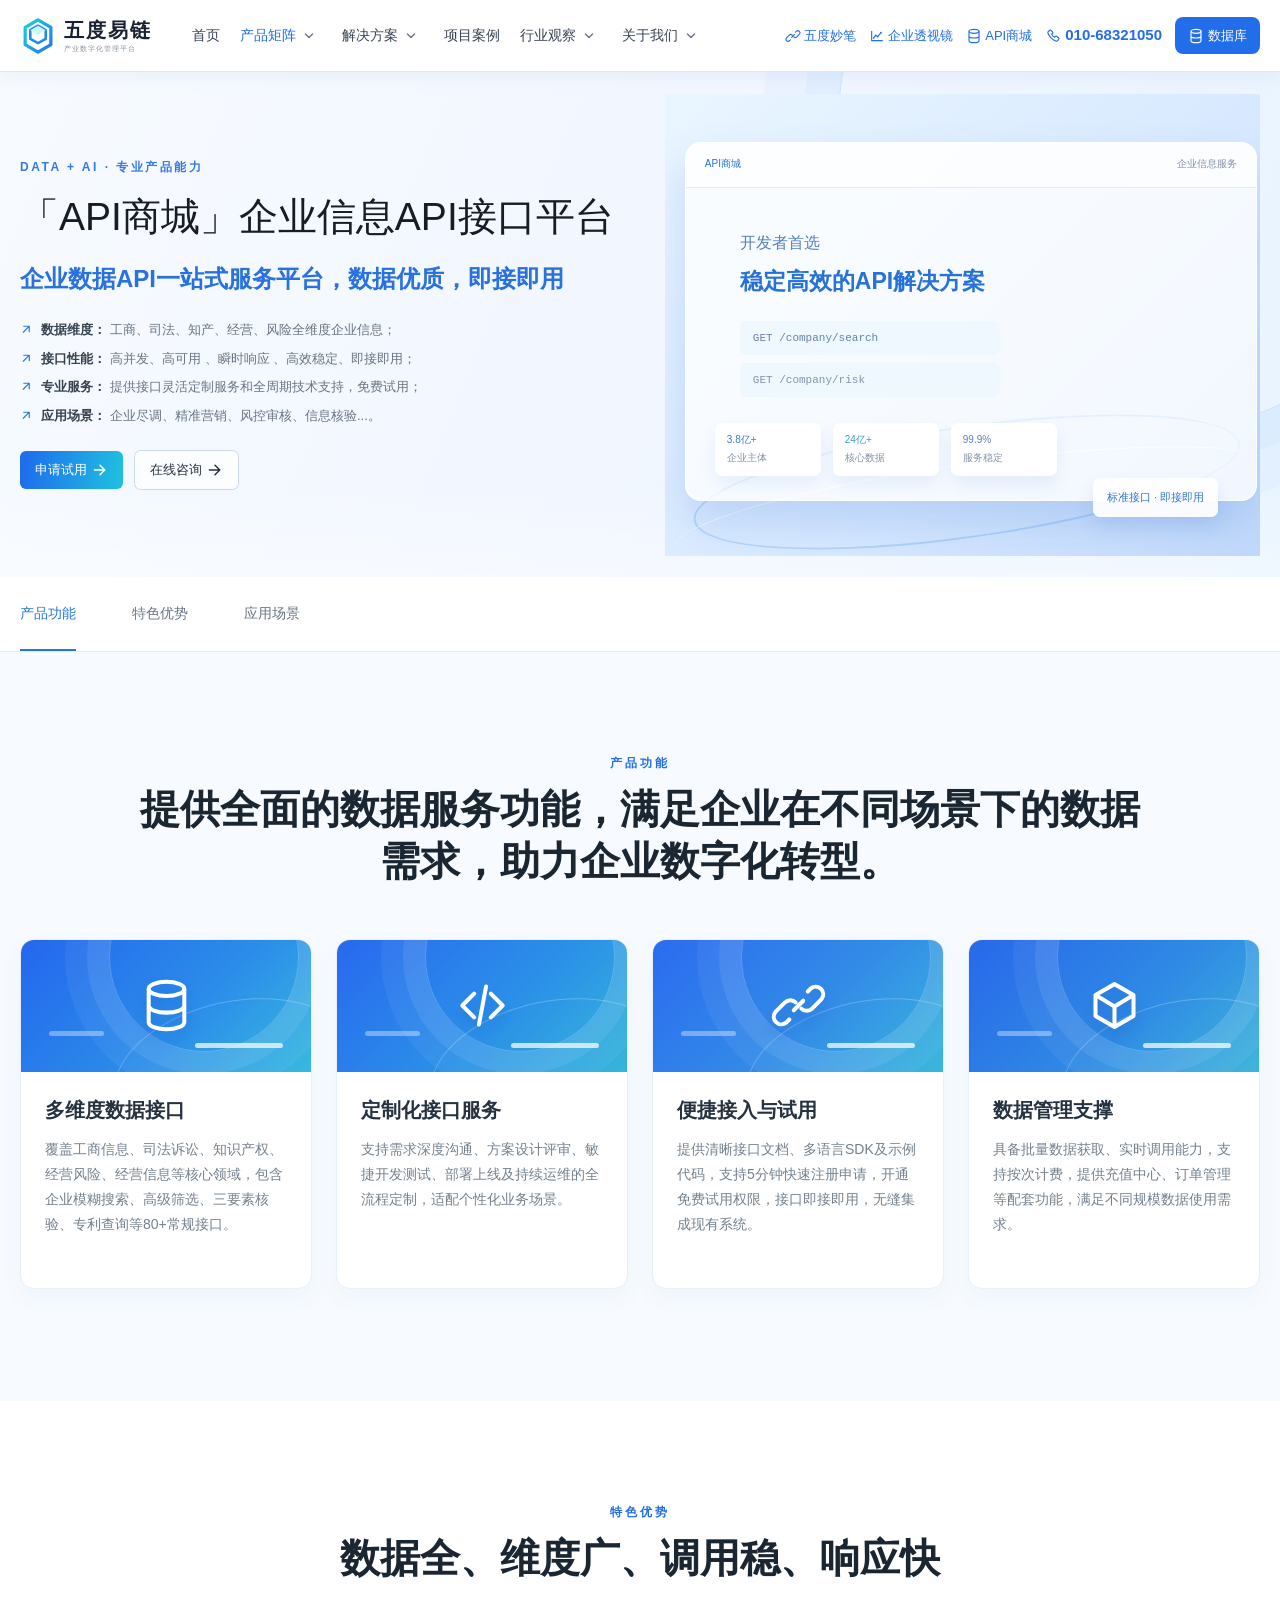
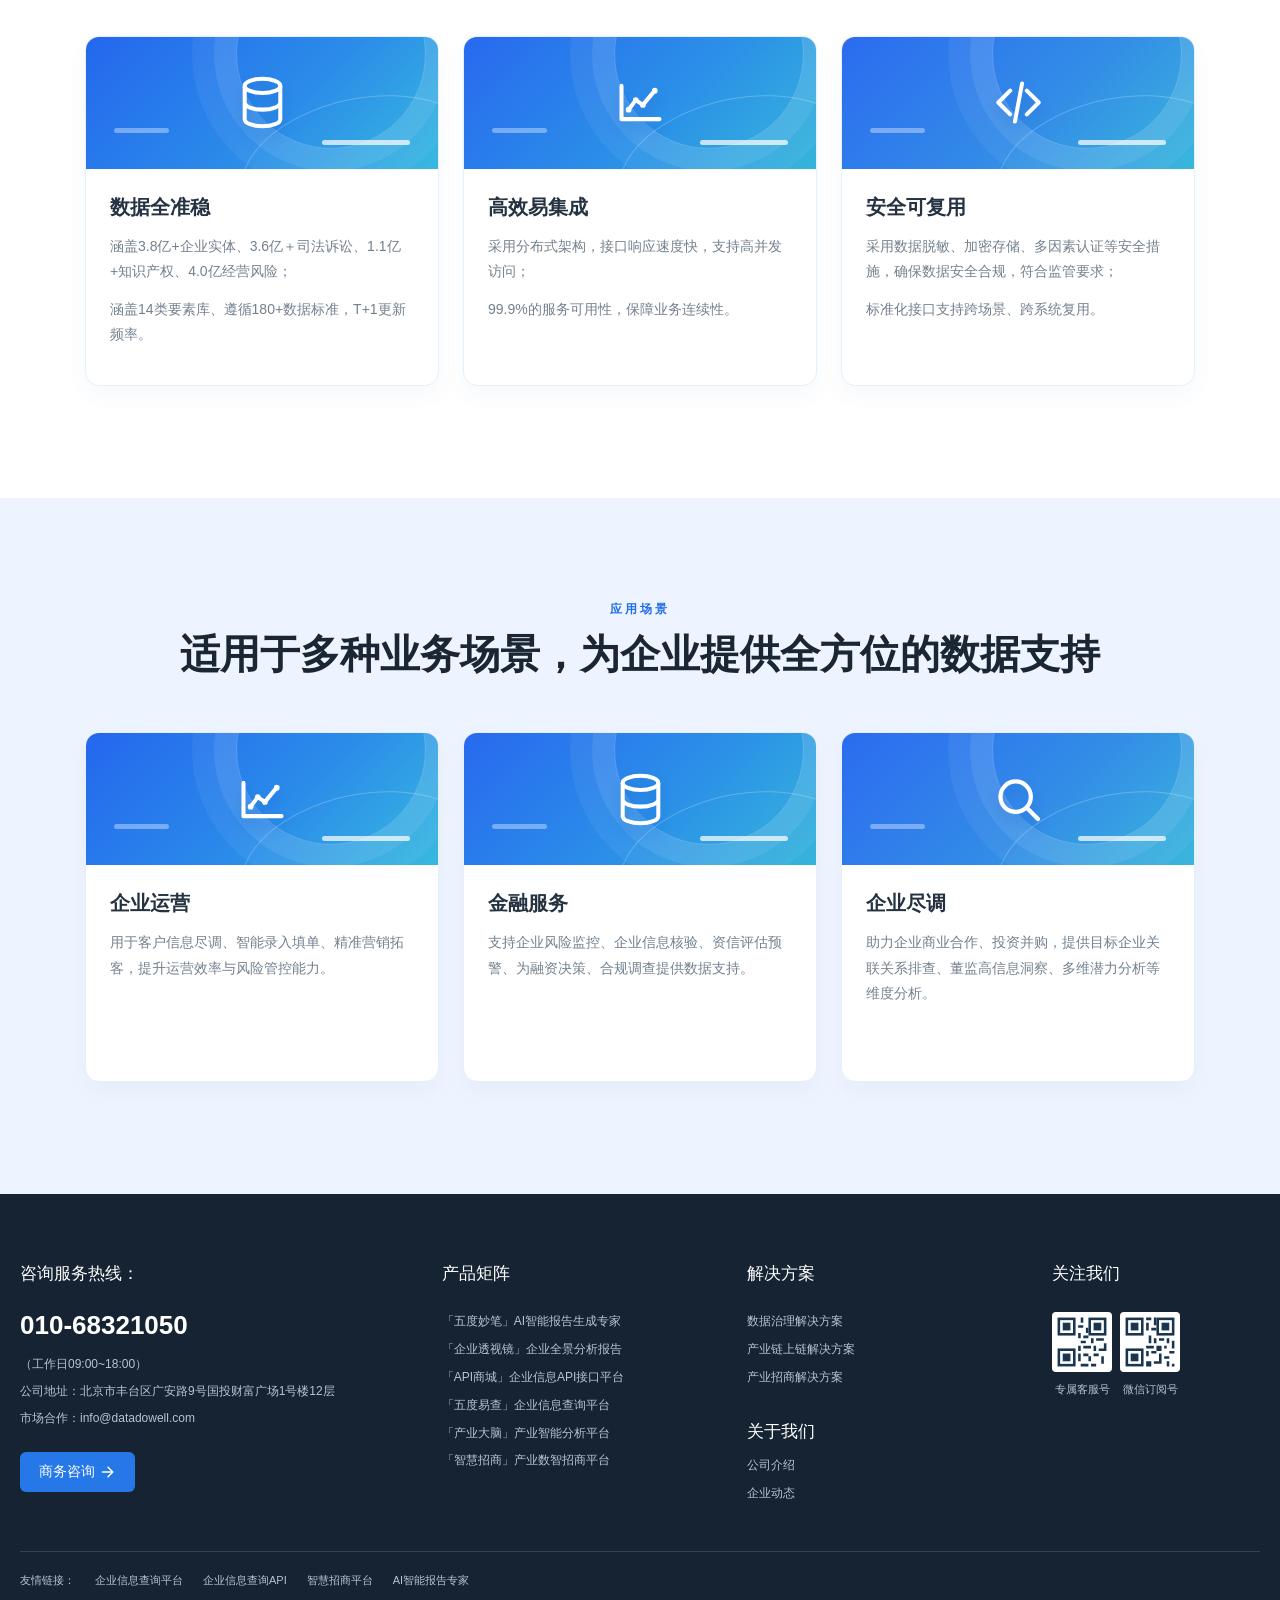
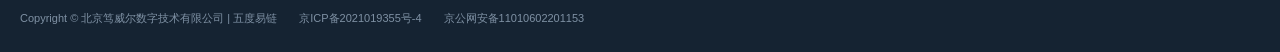
<file: api.html>
<!doctype html>
<html lang="zh-CN">
<head>
  <meta charset="UTF-8">
  <meta name="viewport" content="width=device-width, initial-scale=1.0">
  <meta name="description" content="API商城企业信息API接口平台，企业数据一站式服务。">
  <title>API商城 | 五度易链</title>
  <link rel="stylesheet" href="styles.css?v=20260903-3">
</head>
<body class="product-detail-page" data-product="api"><div id="detail-root"></div><script src="product-detail.js?v=20260903-2"></script><script src="script.js"></script></body>
</html>
</file>
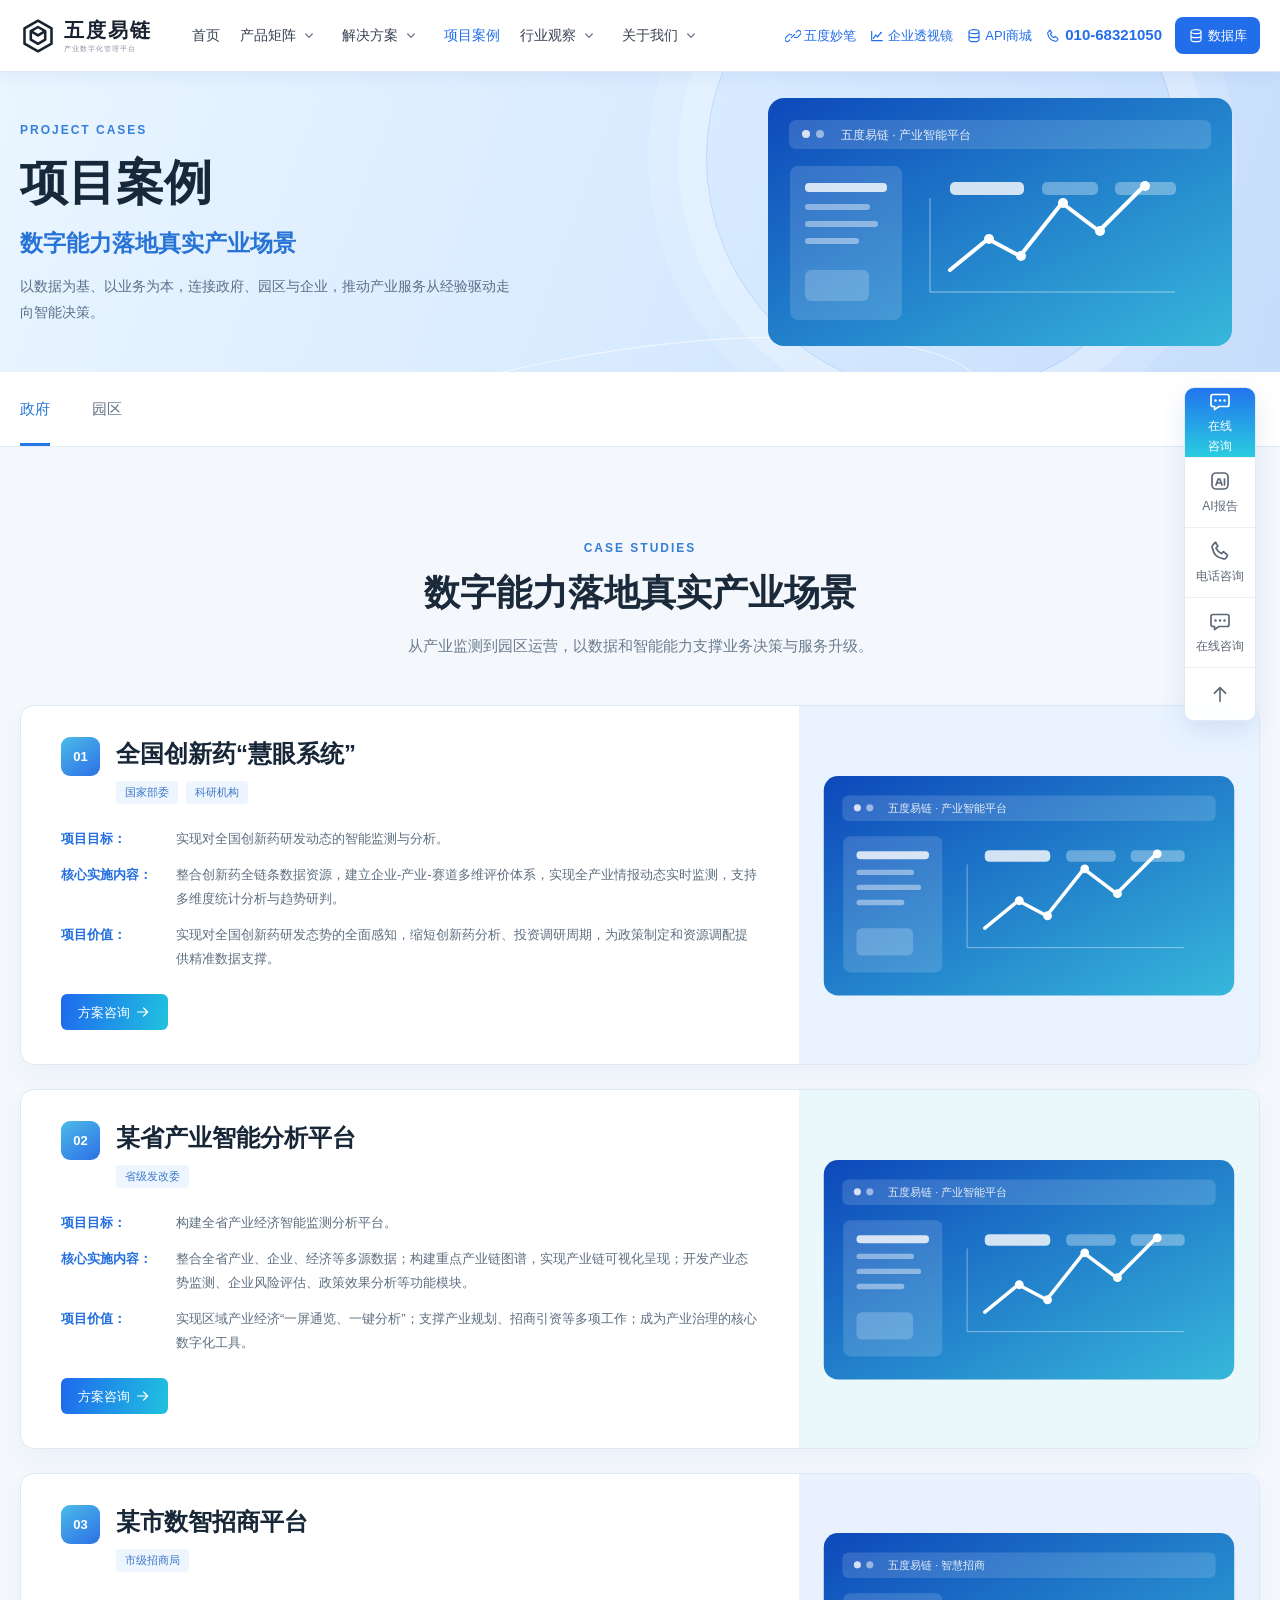
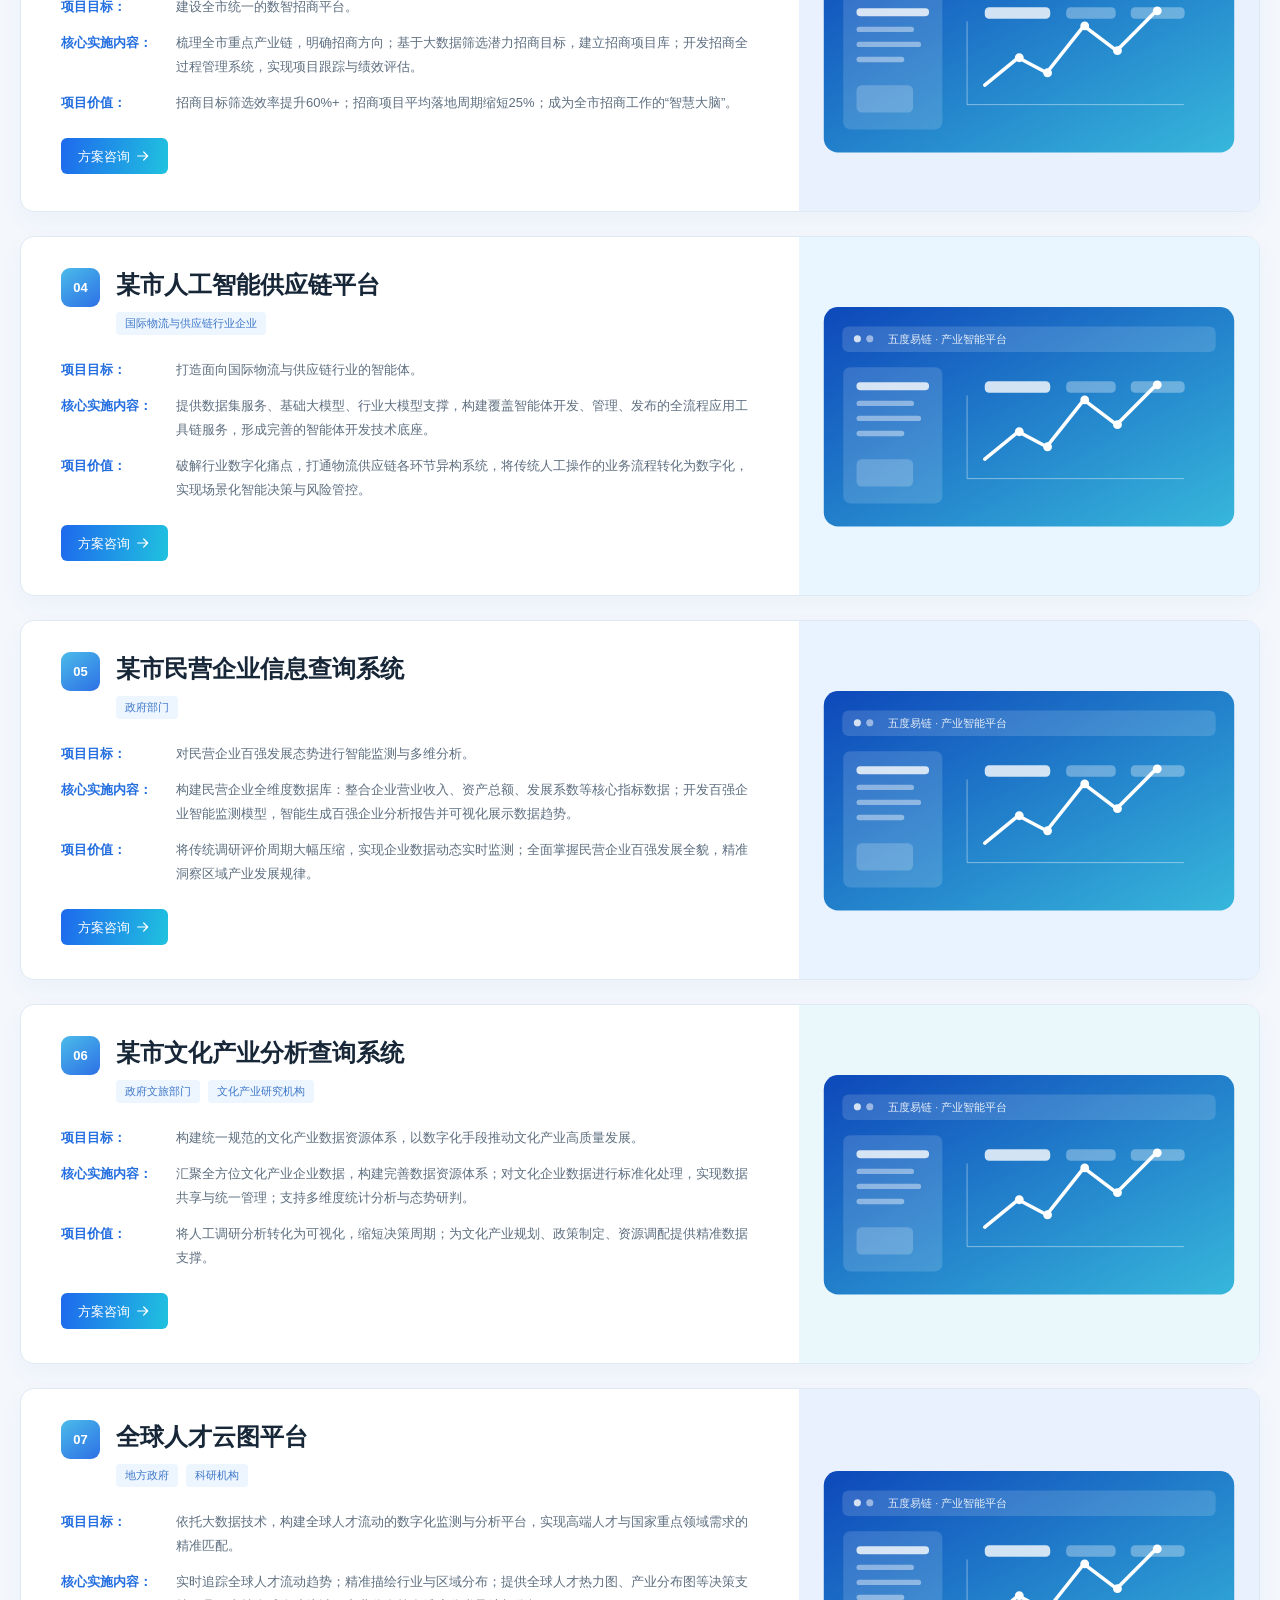
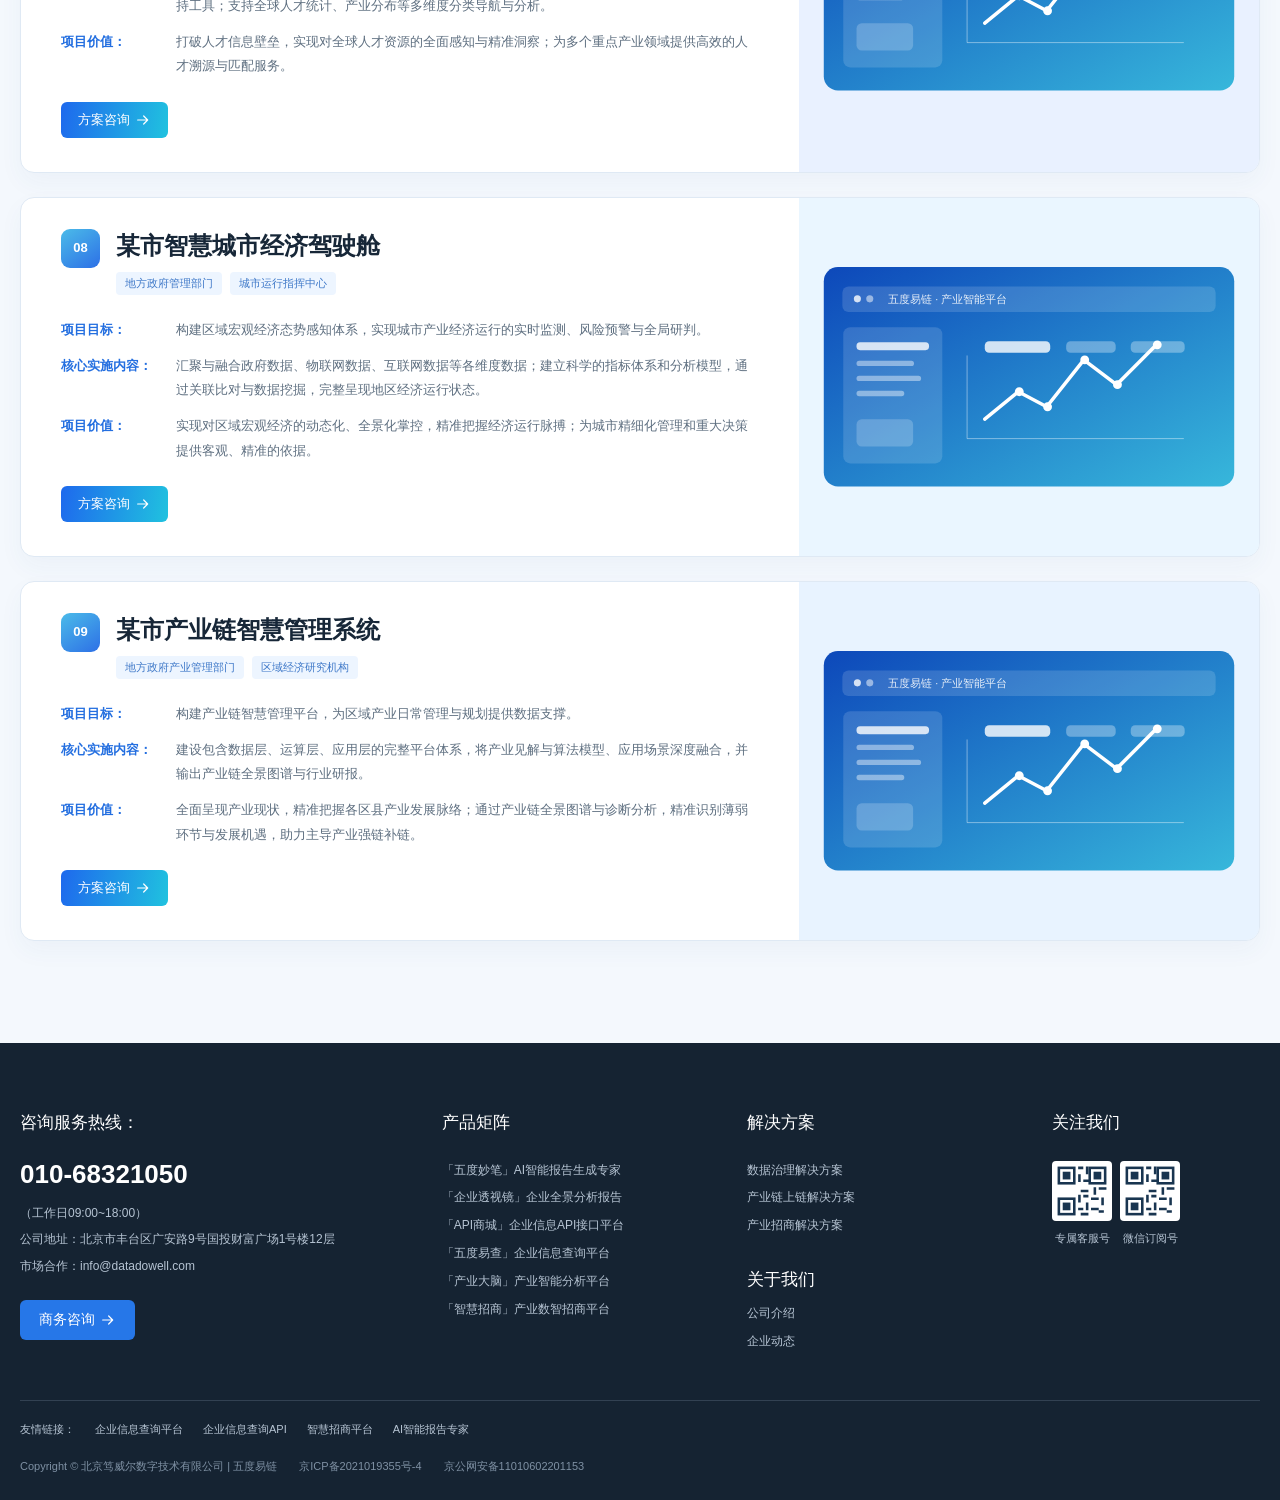
<file: case.html>
<!doctype html>
<html lang="zh-CN">
<head>
  <meta charset="UTF-8">
  <meta name="viewport" content="width=device-width, initial-scale=1.0">
  <meta name="description" content="五度易链项目案例，展示数据与AI能力在政府、园区及产业场景中的落地实践。">
  <title>项目案例 | 五度易链</title>
  <link rel="stylesheet" href="styles.css?v=20260903-4">
</head>
<body class="content-page" data-content-page="case">
  <div id="content-root"></div>
  <script src="content-pages.js?v=20260903-2"></script>
  <script src="script.js"></script>
</body>
</html>
</file>
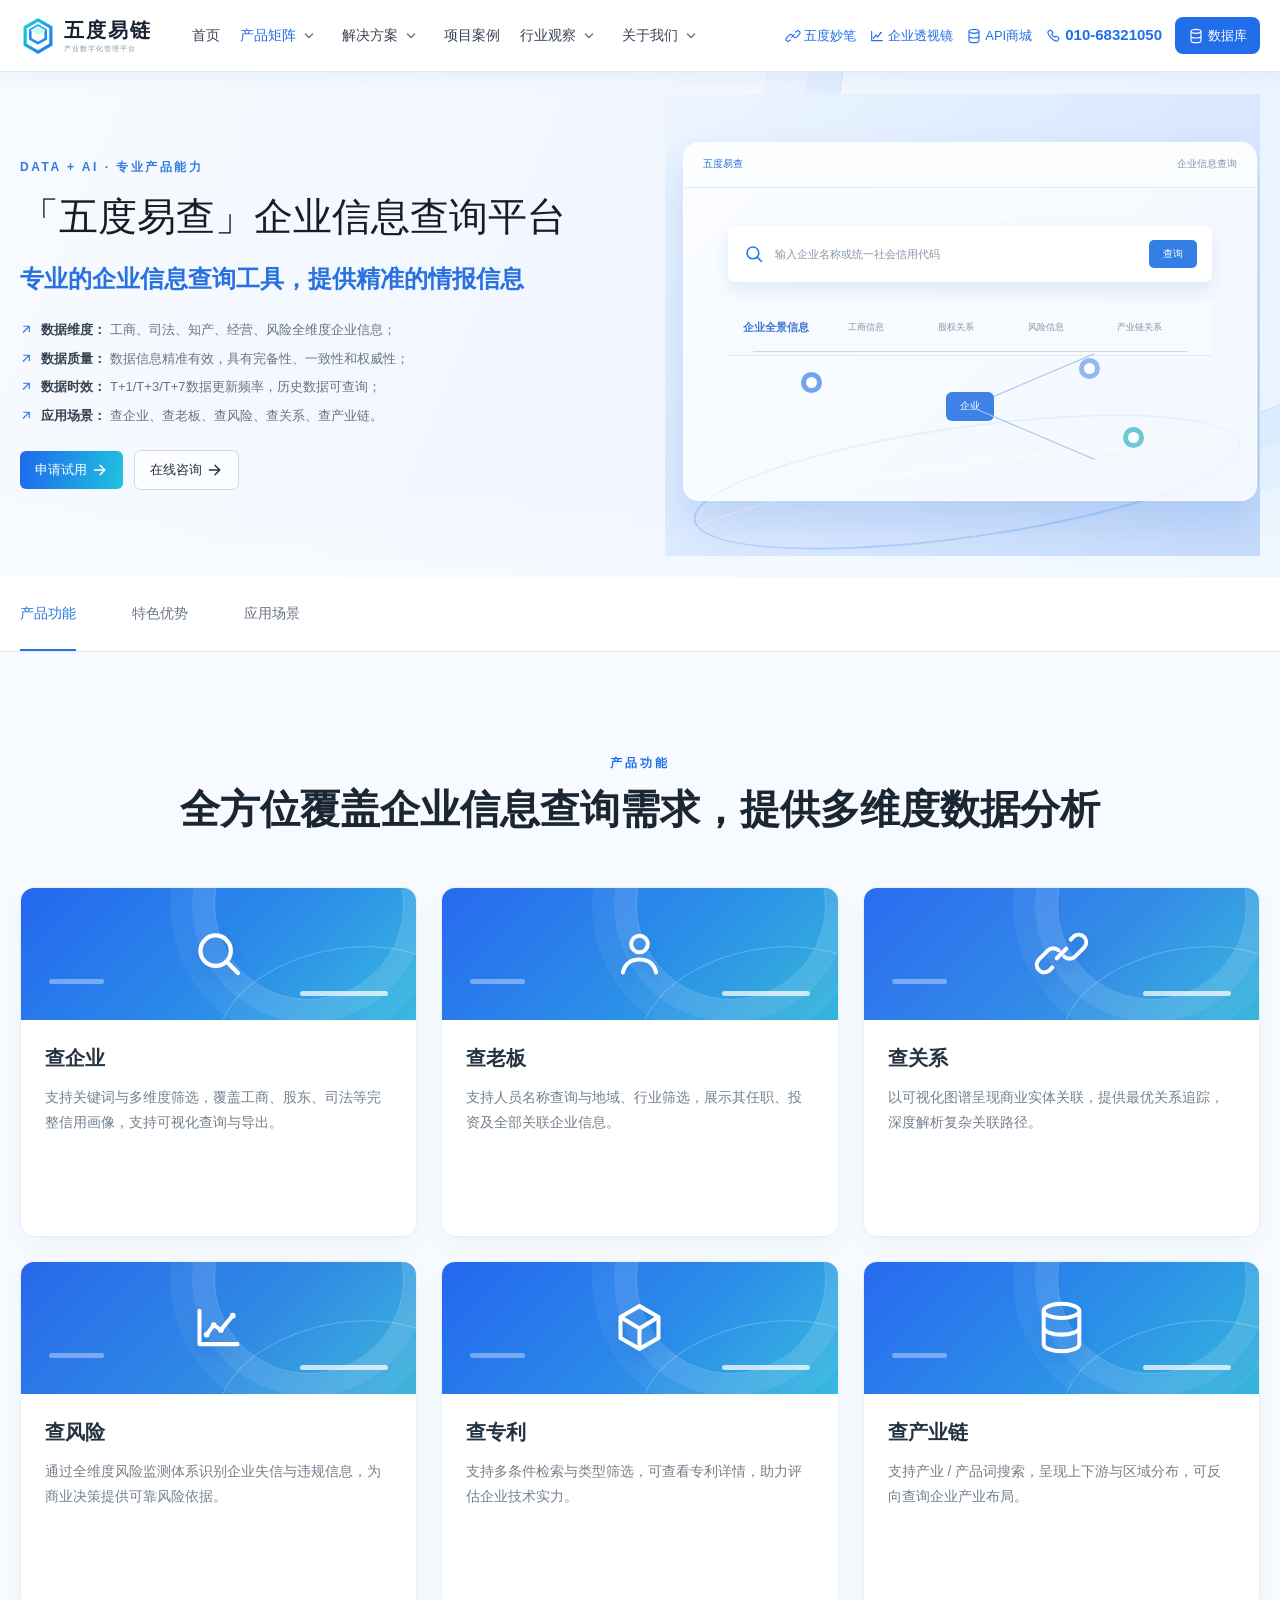
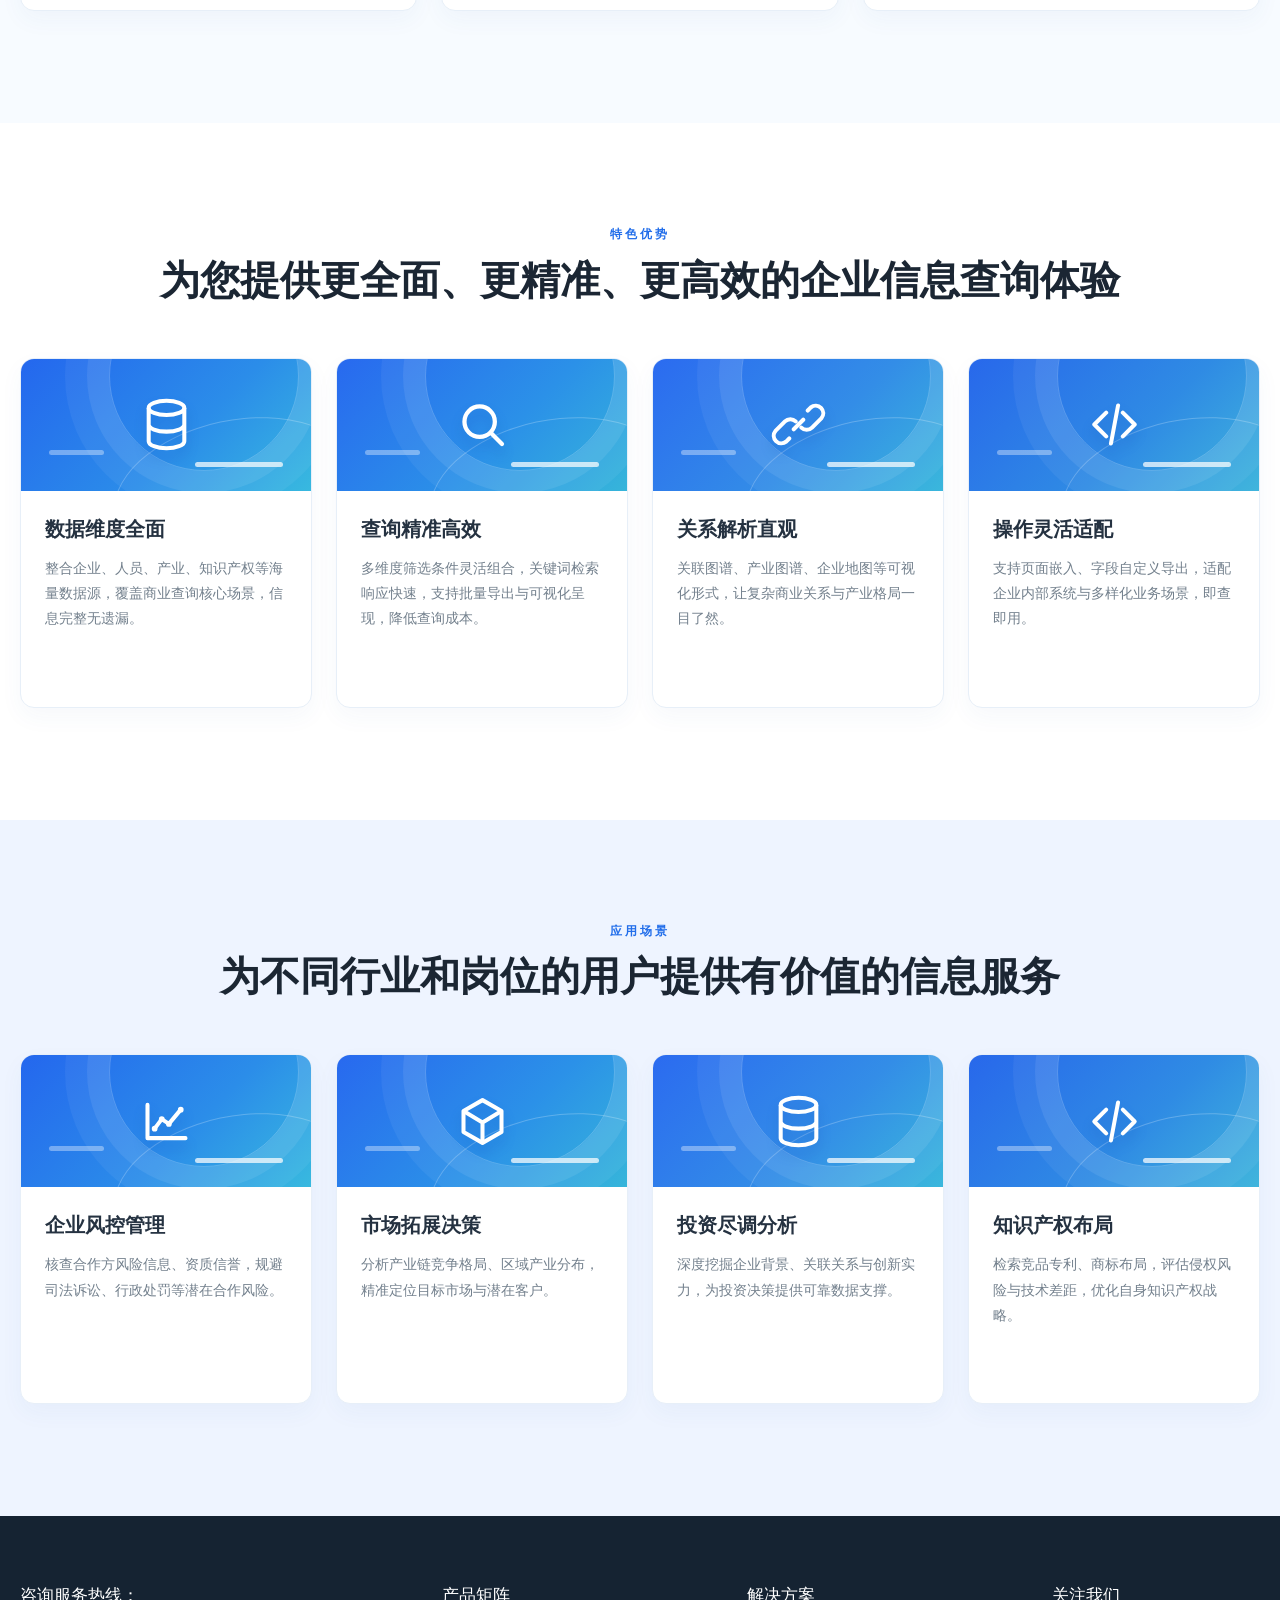
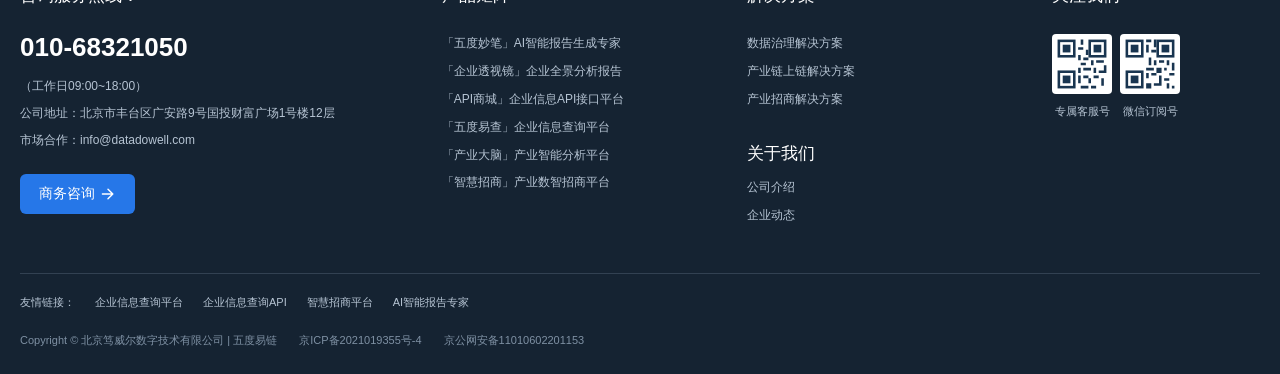
<file: cha.html>
<!doctype html>
<html lang="zh-CN">
<head>
  <meta charset="UTF-8">
  <meta name="viewport" content="width=device-width, initial-scale=1.0">
  <meta name="description" content="五度易查企业信息查询平台，提供精准、实时、全面的企业信息查询服务。">
  <title>五度易查 | 五度易链</title>
  <link rel="stylesheet" href="styles.css?v=20260903-3">
</head>
<body class="product-detail-page" data-product="cha"><div id="detail-root"></div><script src="product-detail.js?v=20260903-2"></script><script src="script.js"></script></body>
</html>
</file>
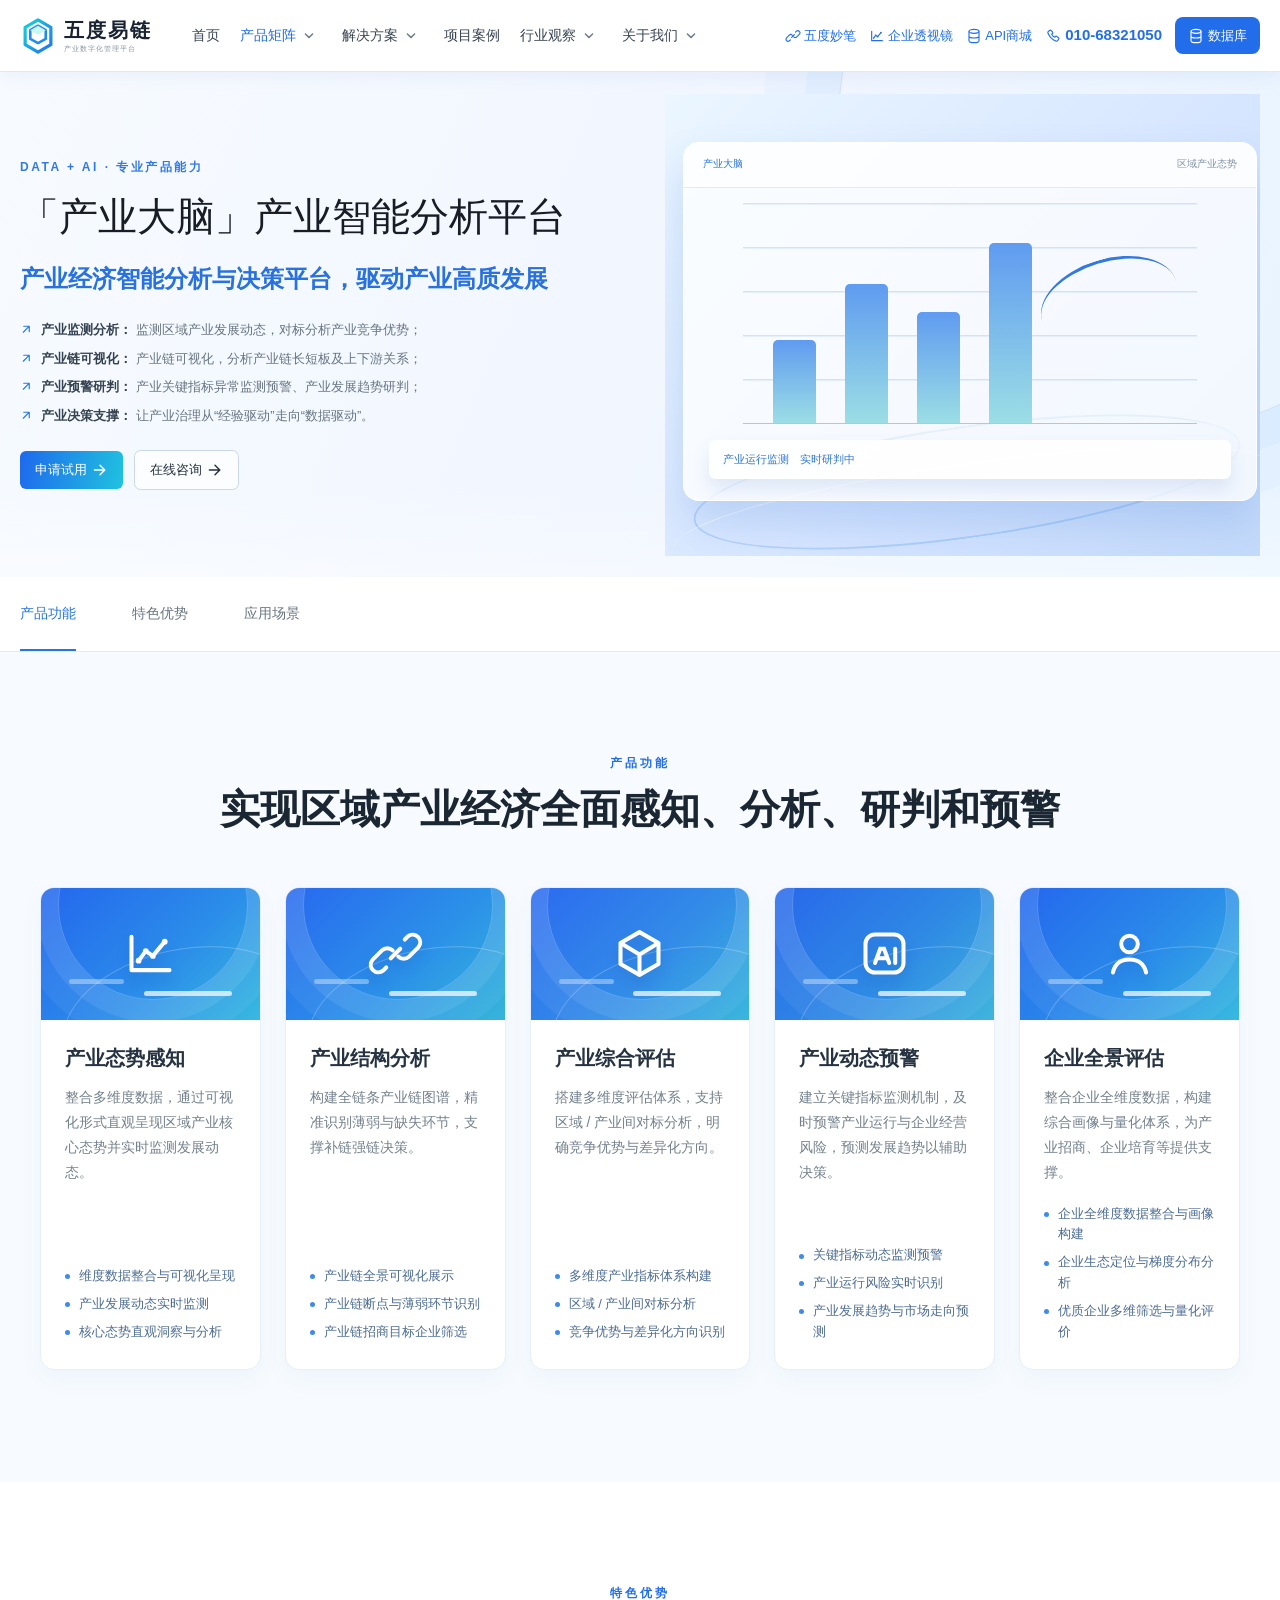
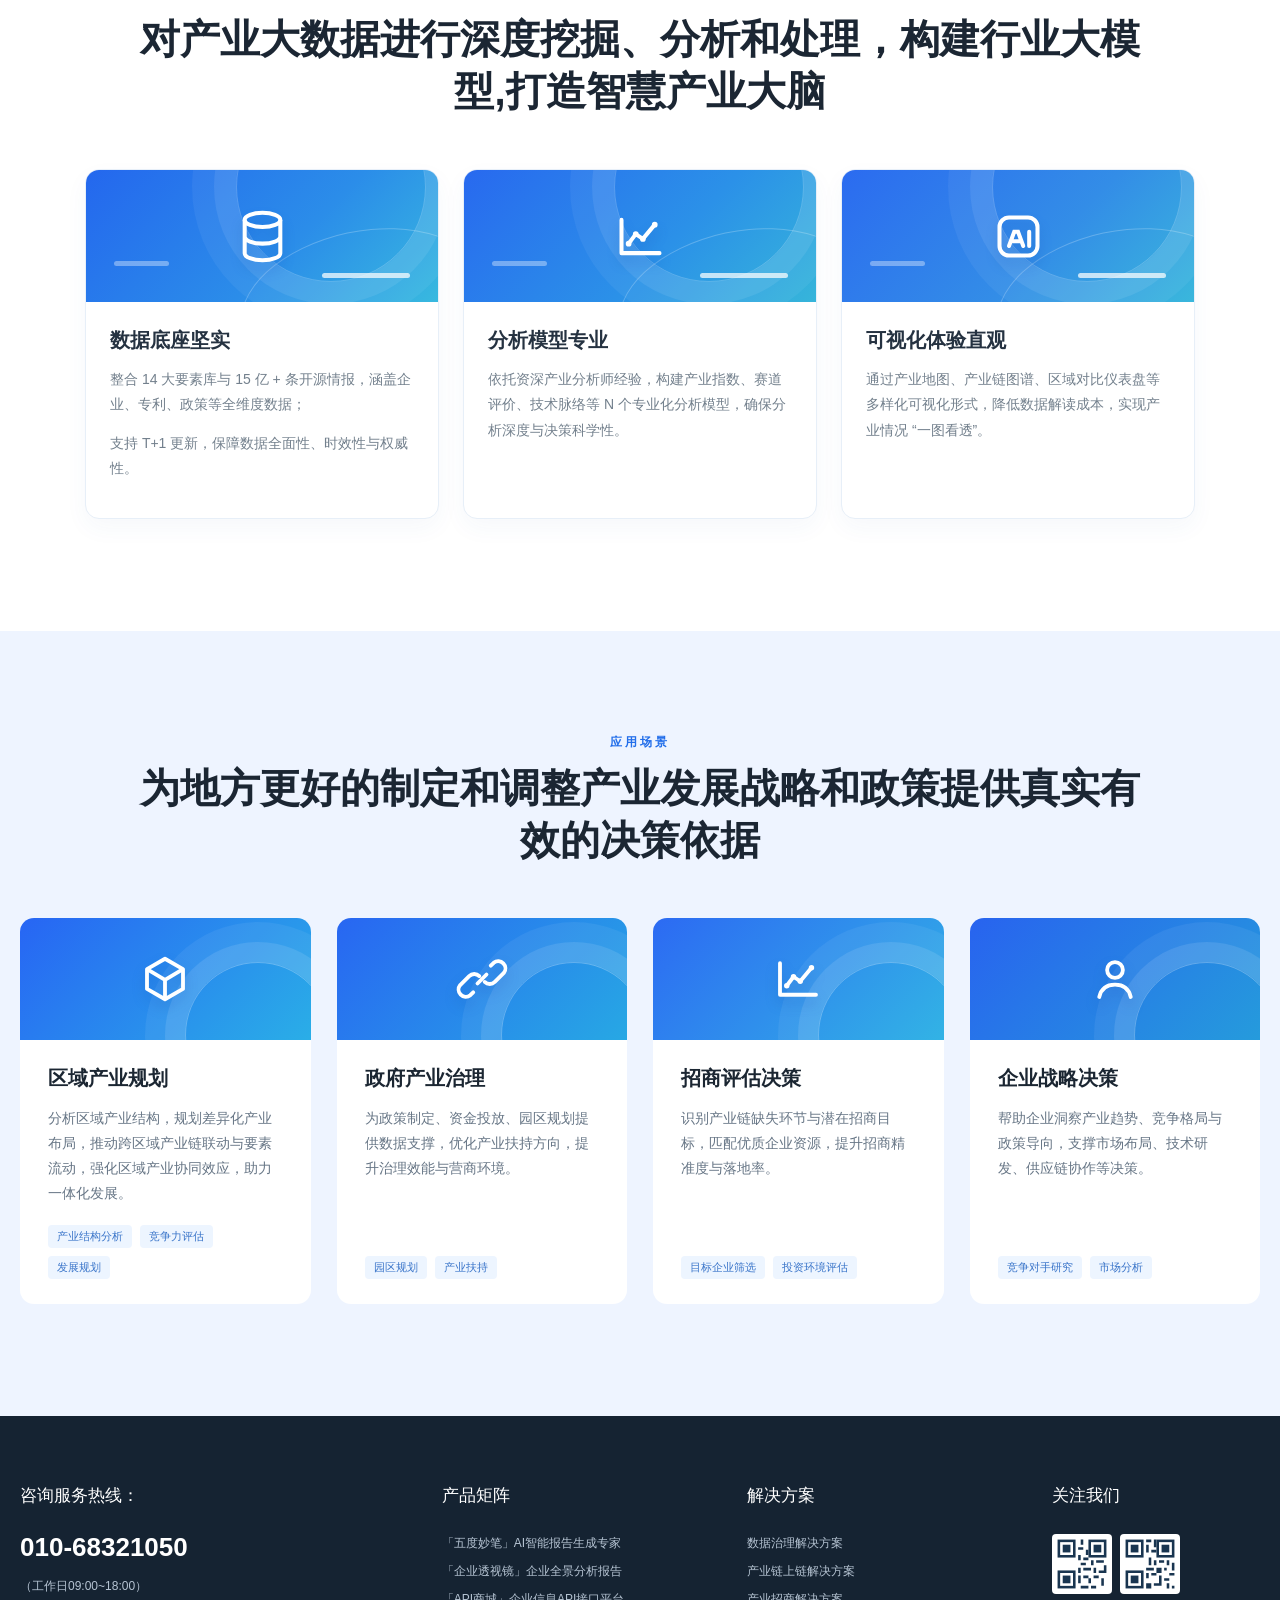
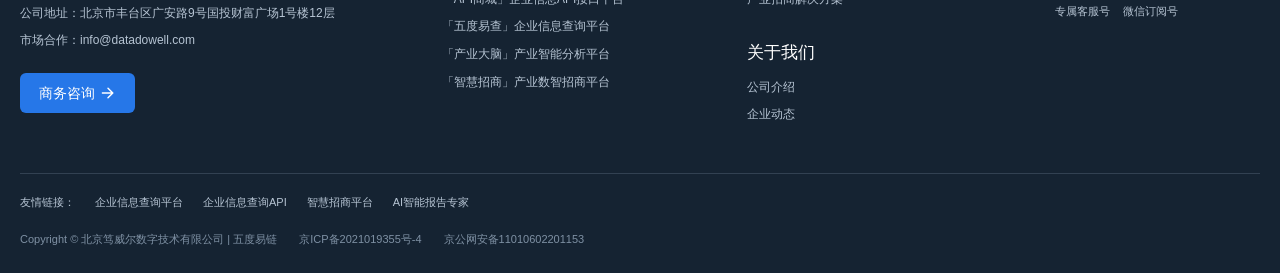
<file: chanye.html>
<!doctype html>
<html lang="zh-CN">
<head>
  <meta charset="UTF-8">
  <meta name="viewport" content="width=device-width, initial-scale=1.0">
  <meta name="description" content="产业大脑产业智能分析平台，全面感知、分析、研判和预警产业态势。">
  <title>产业大脑 | 五度易链</title>
  <link rel="stylesheet" href="styles.css?v=20260903-3">
</head>
<body class="product-detail-page" data-product="chanye"><div id="detail-root"></div><script src="product-detail.js?v=20260903-2"></script><script src="script.js"></script></body>
</html>
</file>
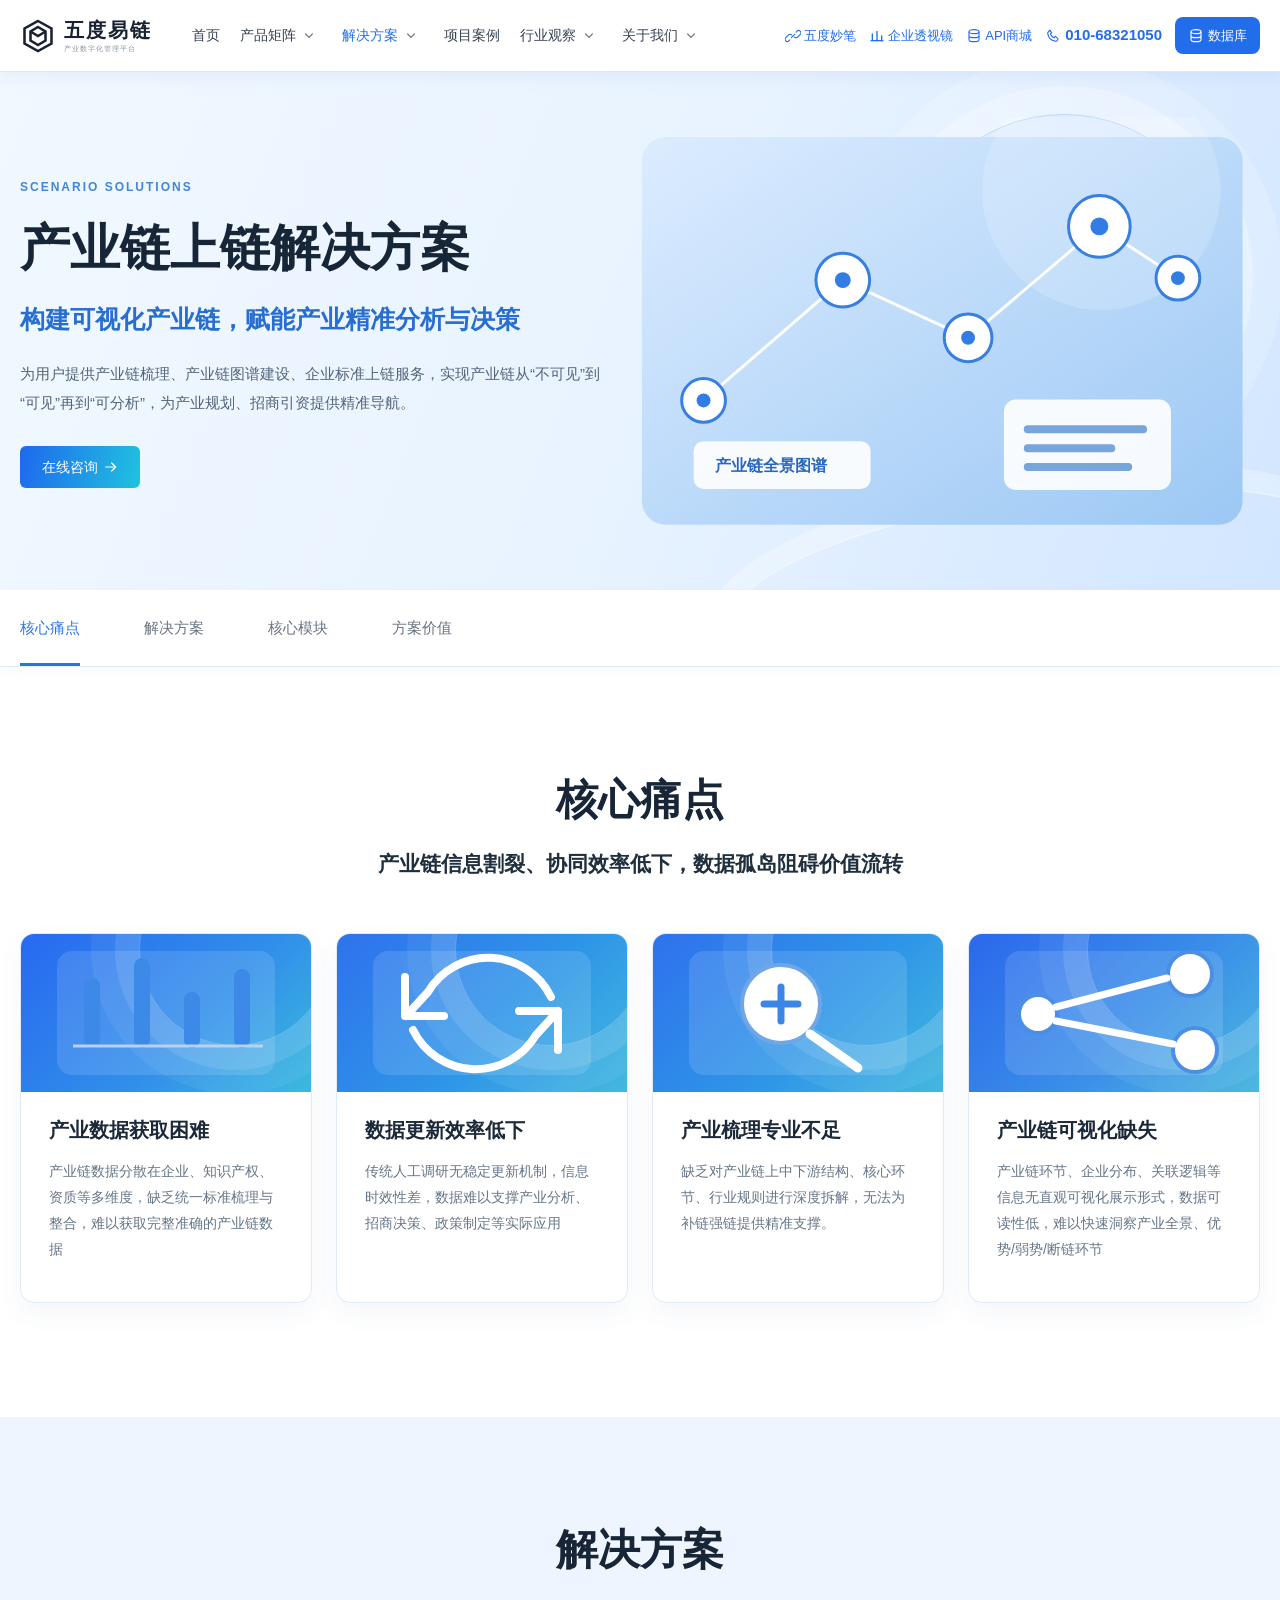
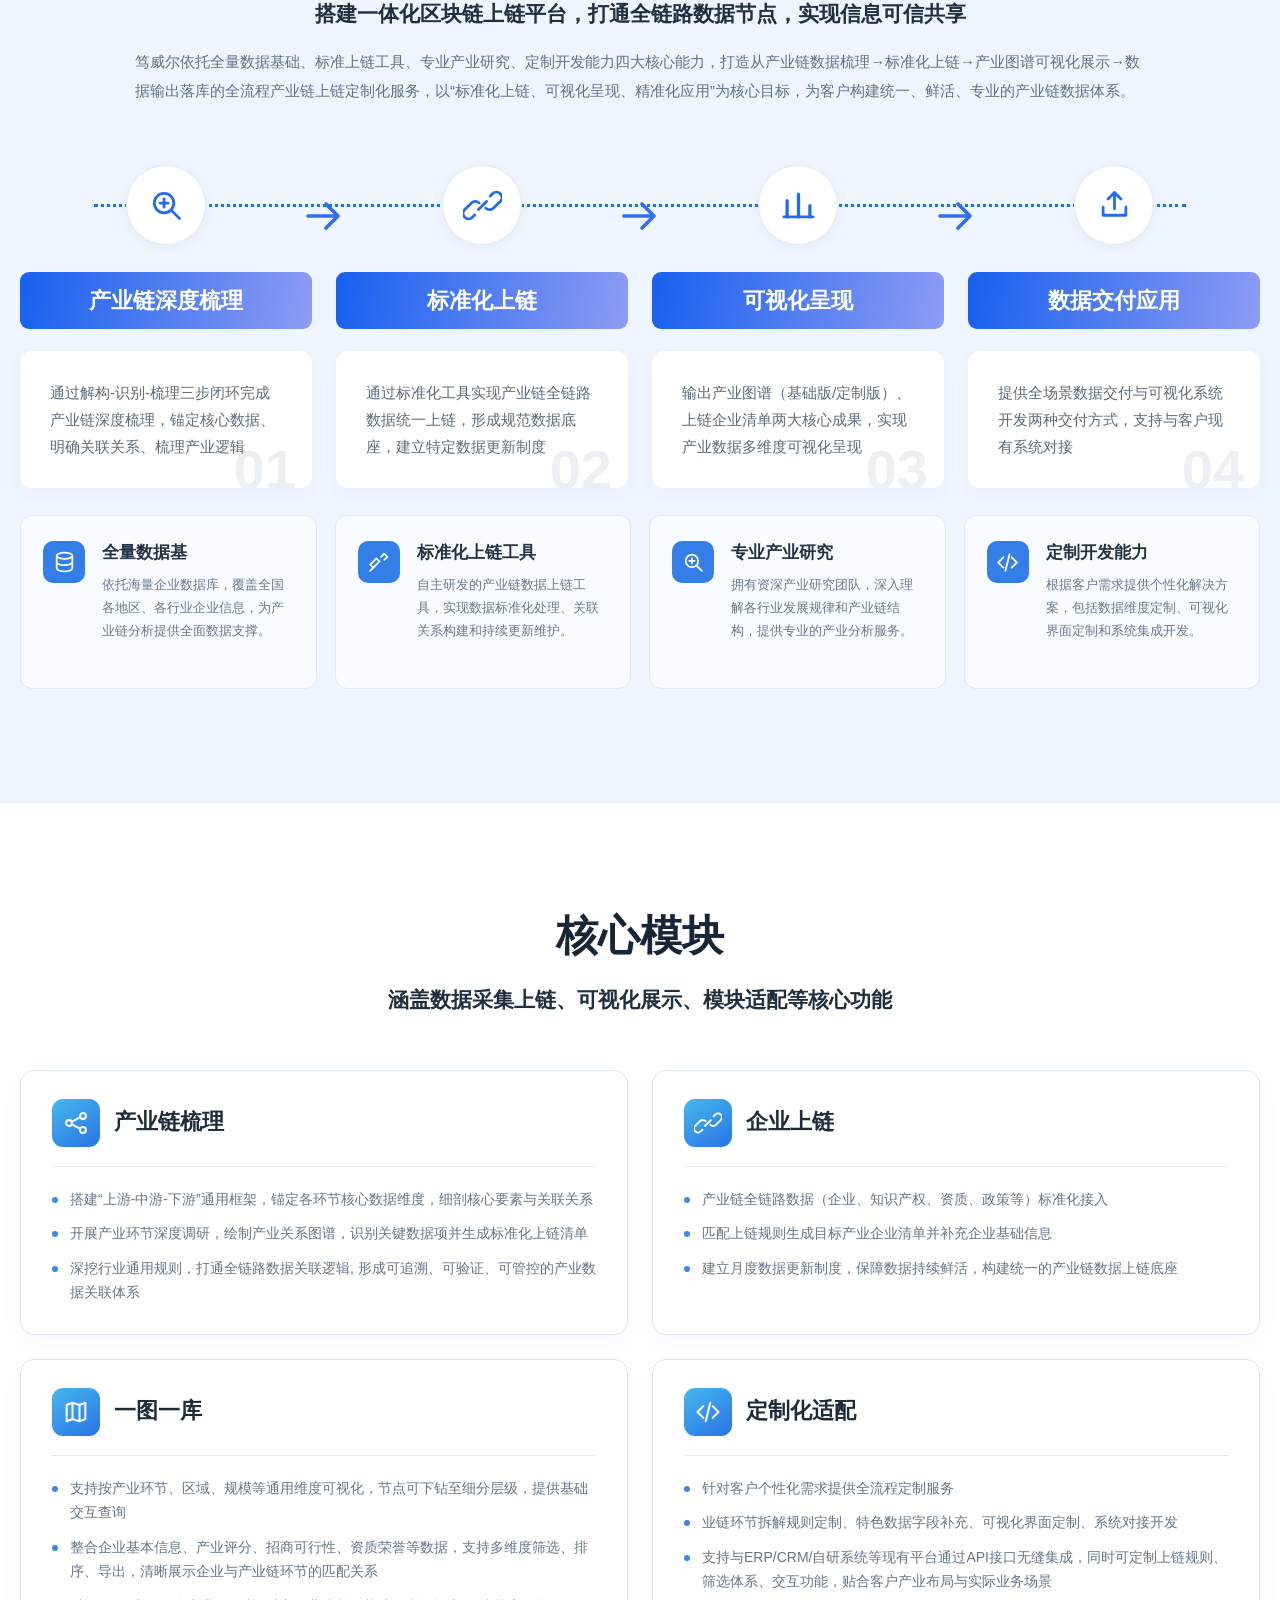
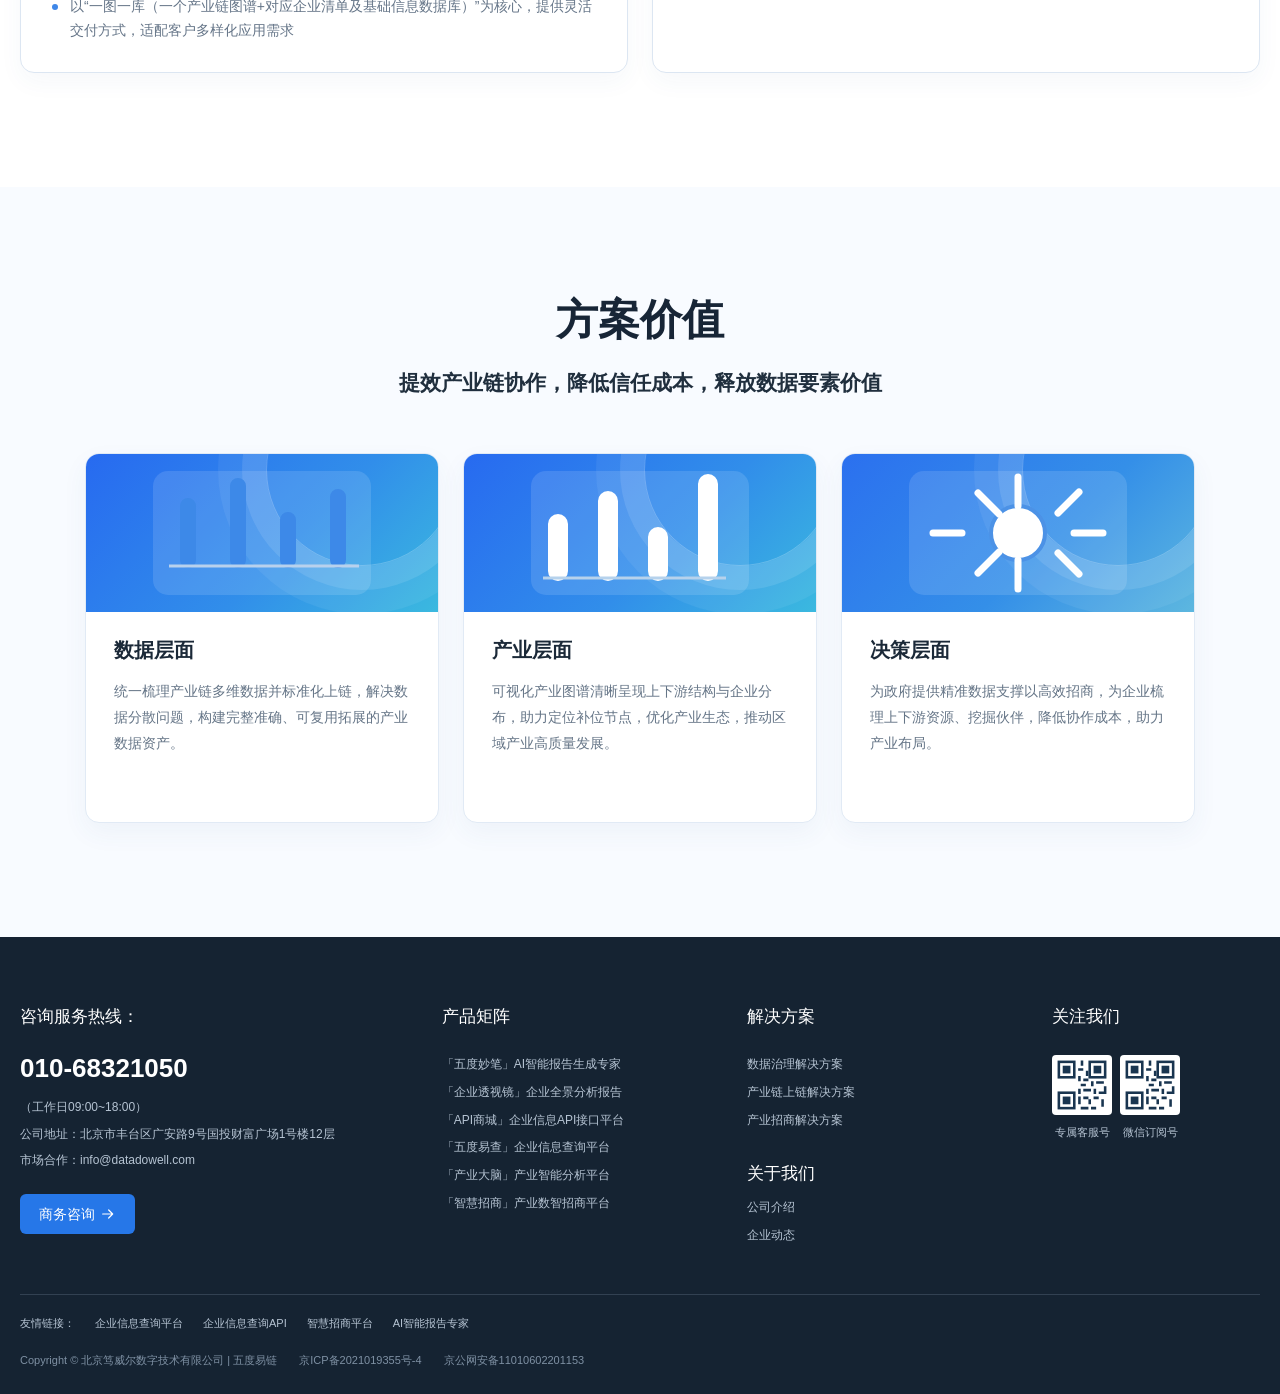
<file: chanyelian.html>
<!doctype html>
<html lang="zh-CN">
<head>
  <meta charset="UTF-8">
  <meta name="viewport" content="width=device-width, initial-scale=1.0">
  <meta name="description" content="产业链上链解决方案，构建可视化产业链，赋能产业精准分析与决策。">
  <title>产业链上链解决方案 | 五度易链</title>
  <link rel="stylesheet" href="styles.css?v=20260903-3">
</head>
<body class="solution-detail-page" data-solution="chanyelian"><div id="solution-root"></div><script src="solution-detail.js?v=20260903-3"></script><script src="script.js"></script></body>
</html>
</file>
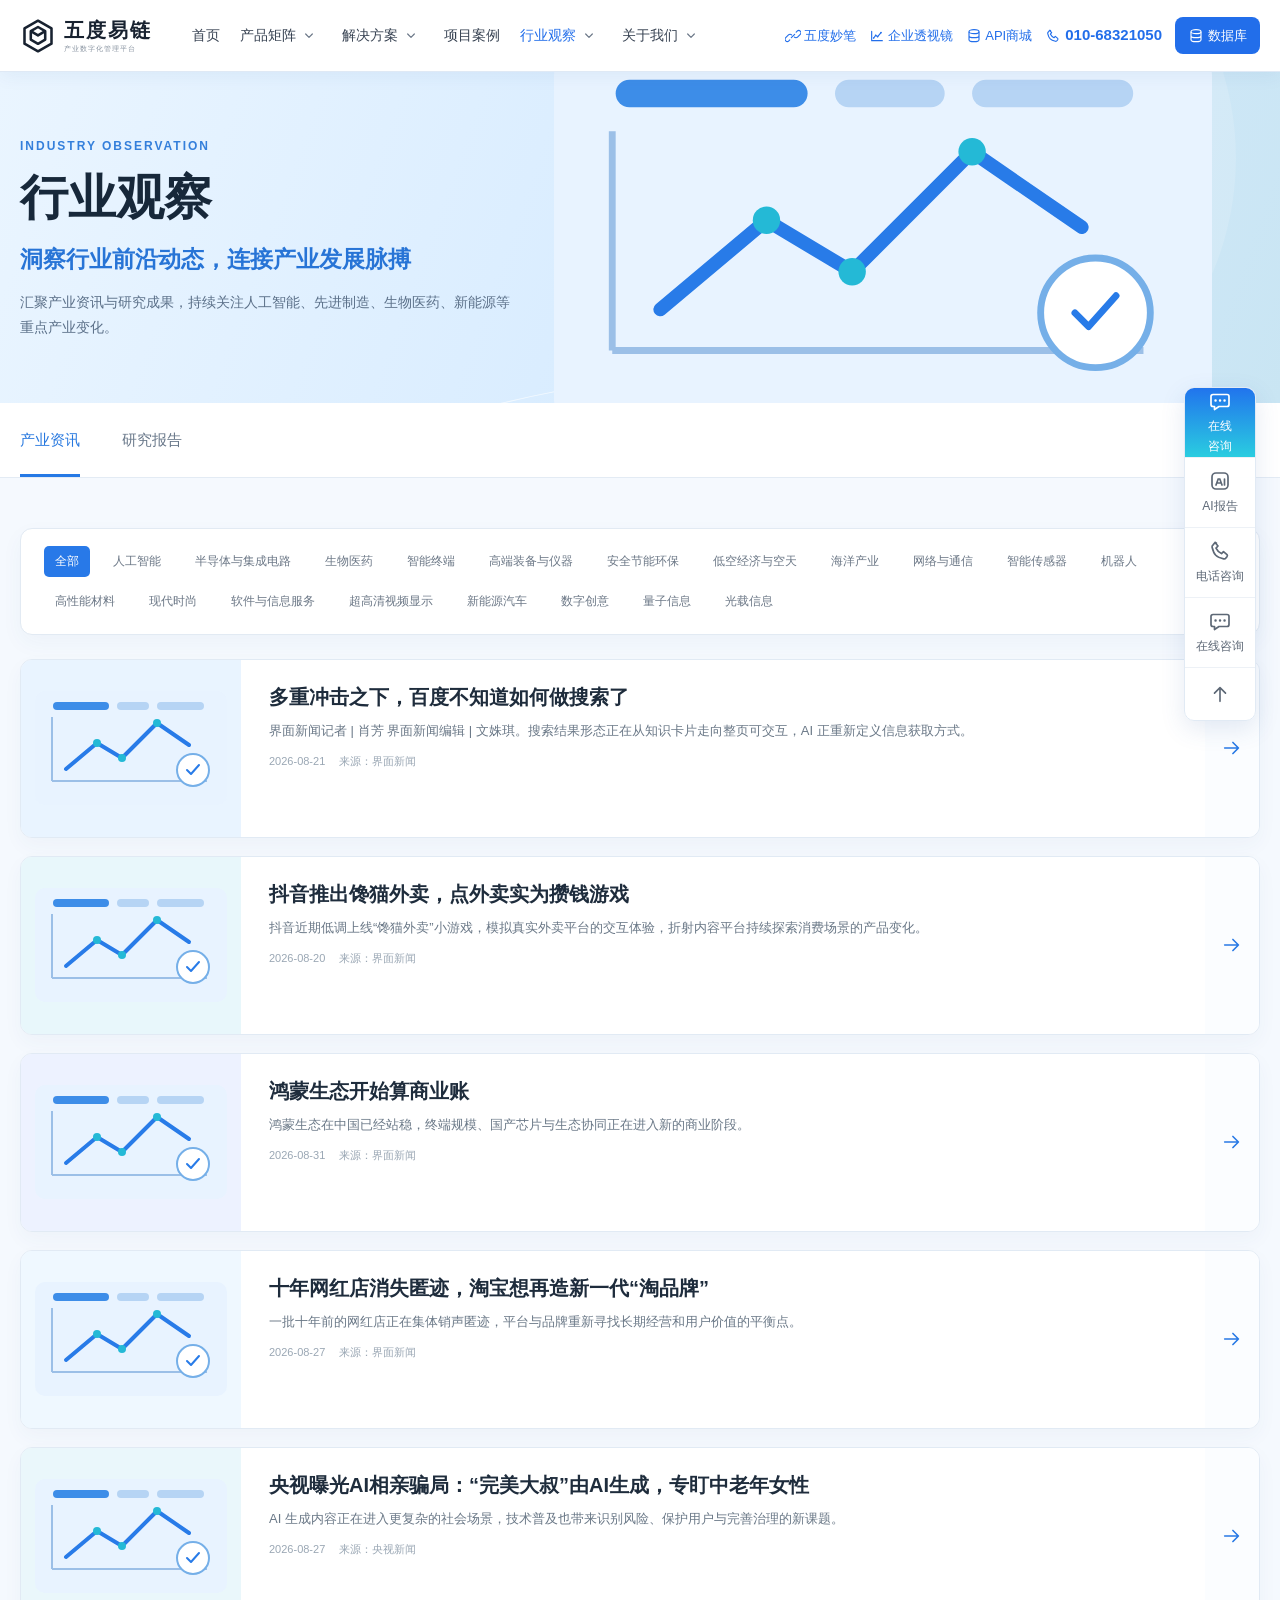
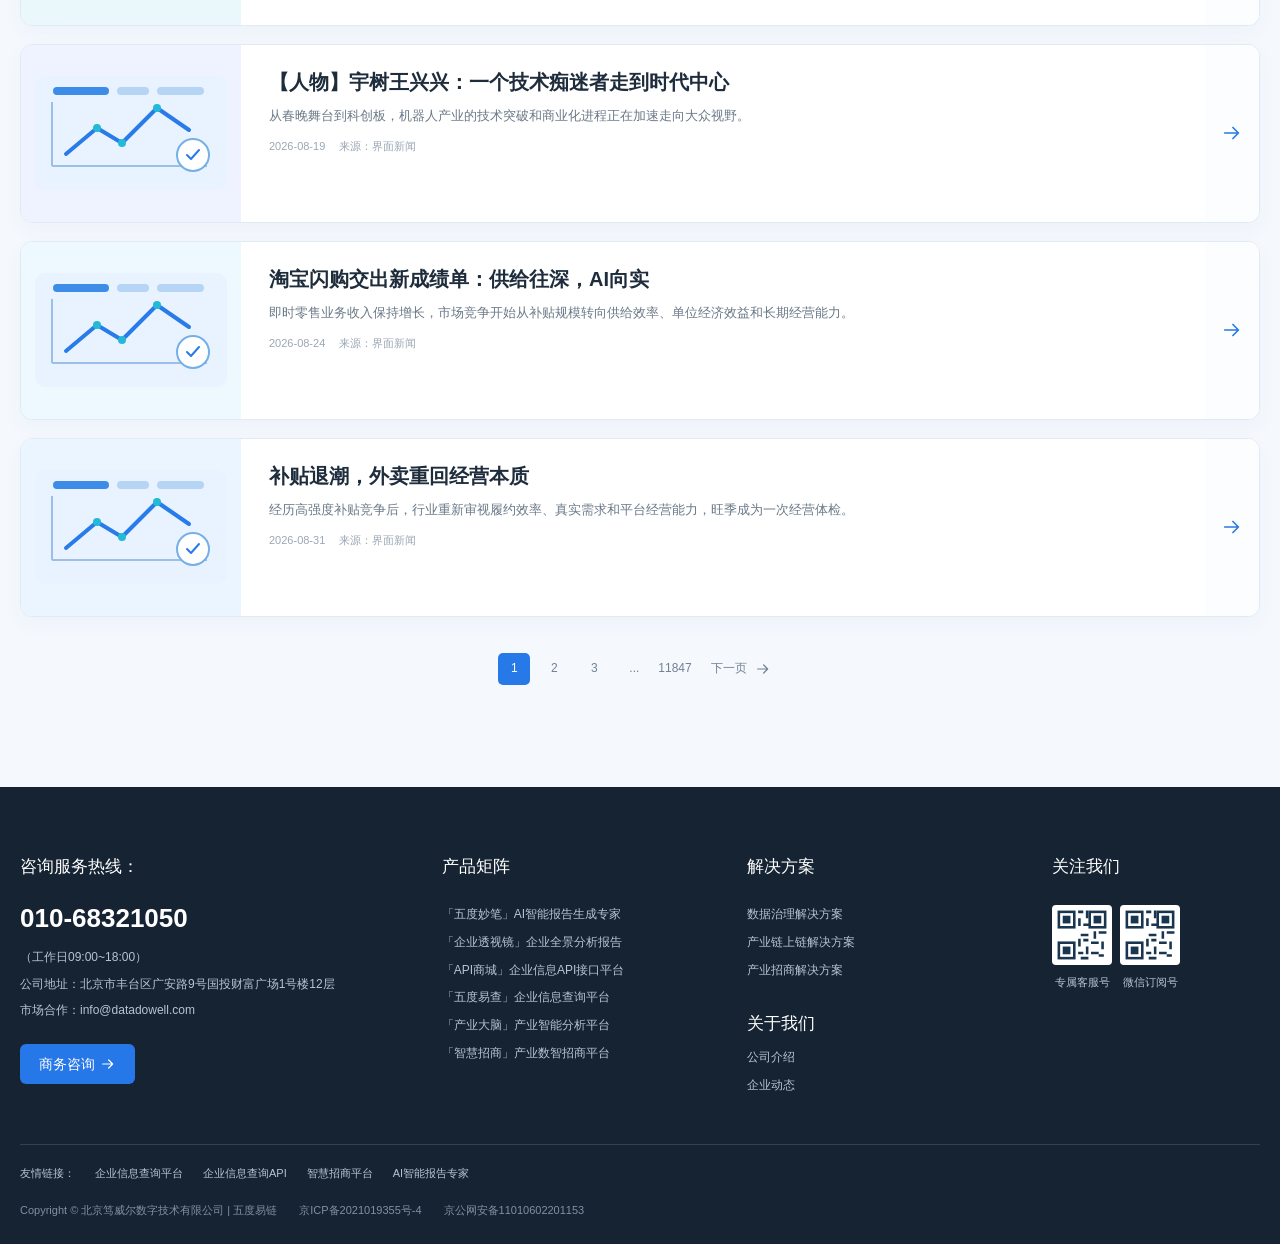
<file: insights.html>
<!doctype html>
<html lang="zh-CN">
<head>
  <meta charset="UTF-8">
  <meta name="viewport" content="width=device-width, initial-scale=1.0">
  <meta name="description" content="五度易链行业观察，汇聚产业资讯与研究报告，持续关注重点产业发展趋势。">
  <title>行业观察 | 五度易链</title>
  <link rel="stylesheet" href="styles.css?v=20260903-8">
</head>
<body class="content-page" data-content-page="insights">
  <div id="content-root"></div>
  <script src="content-pages.js?v=20260903-4"></script>
  <script src="script.js"></script>
</body>
</html>
</file>
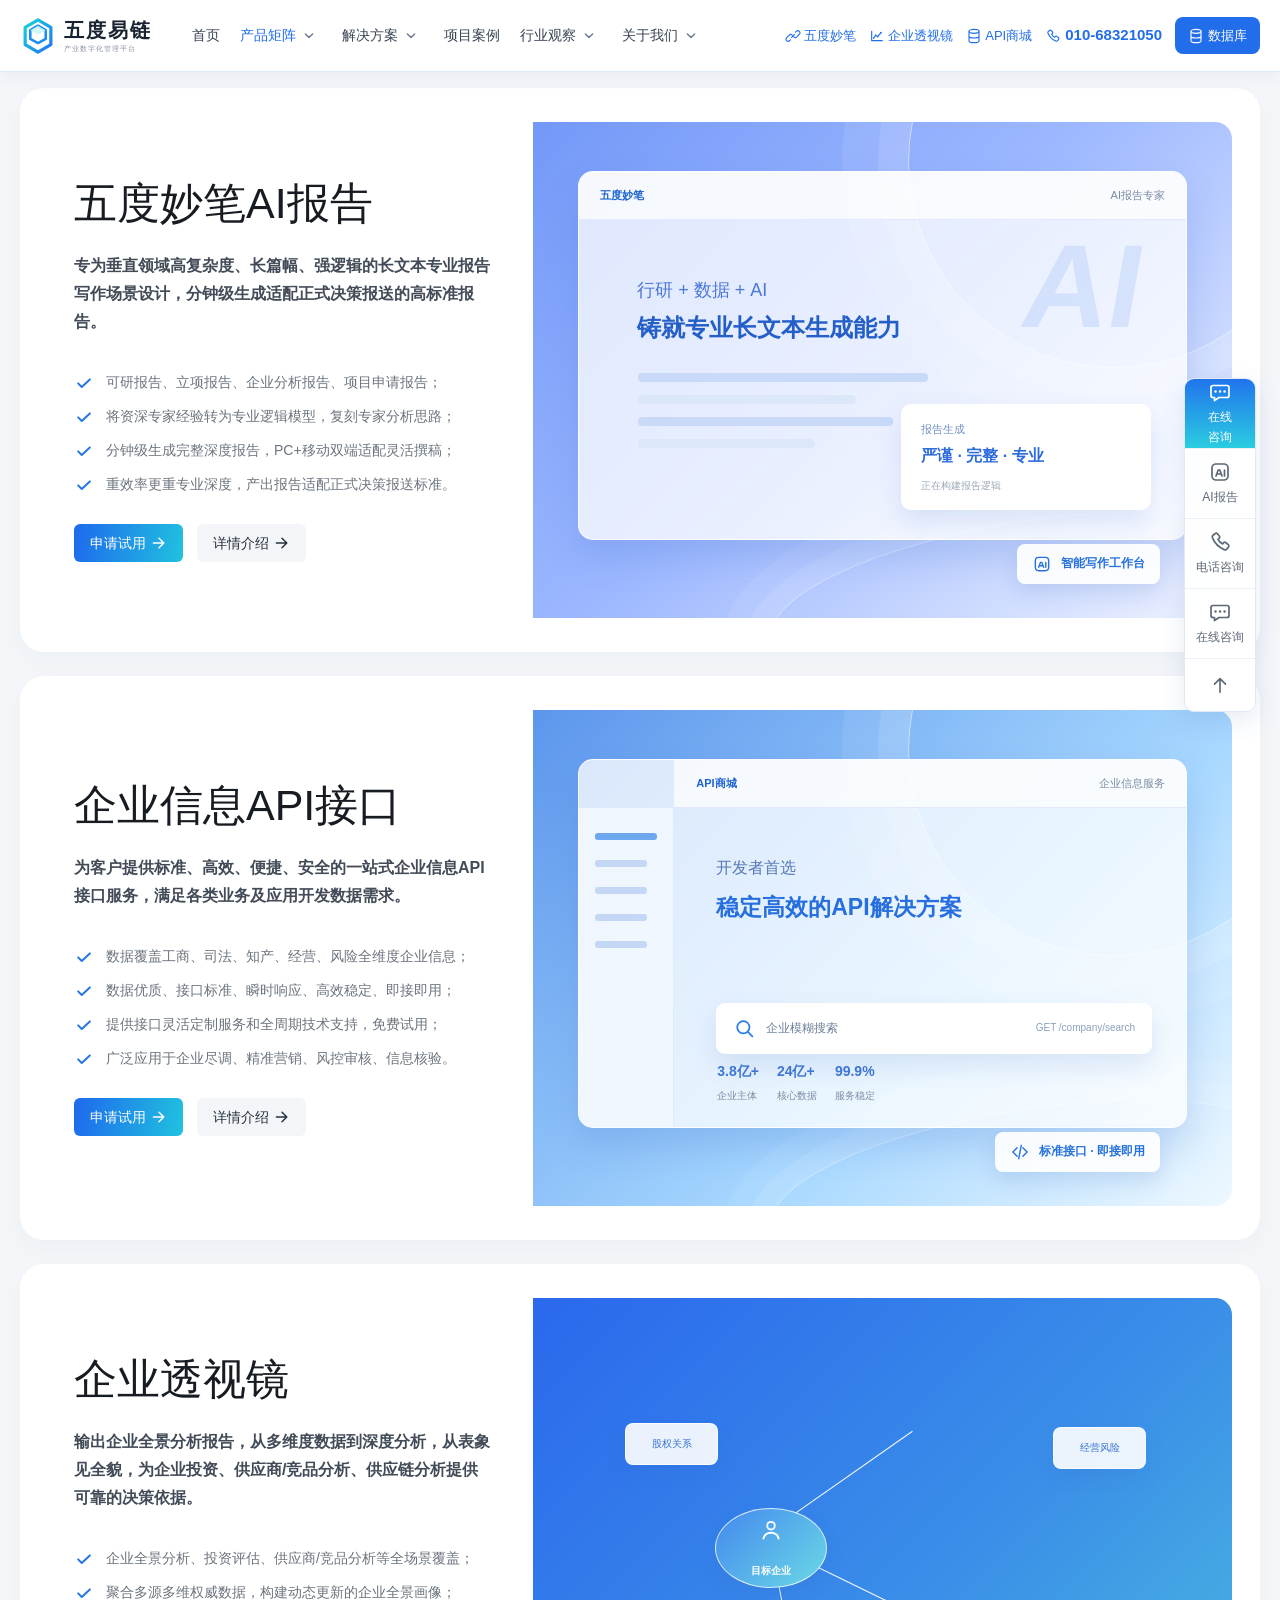
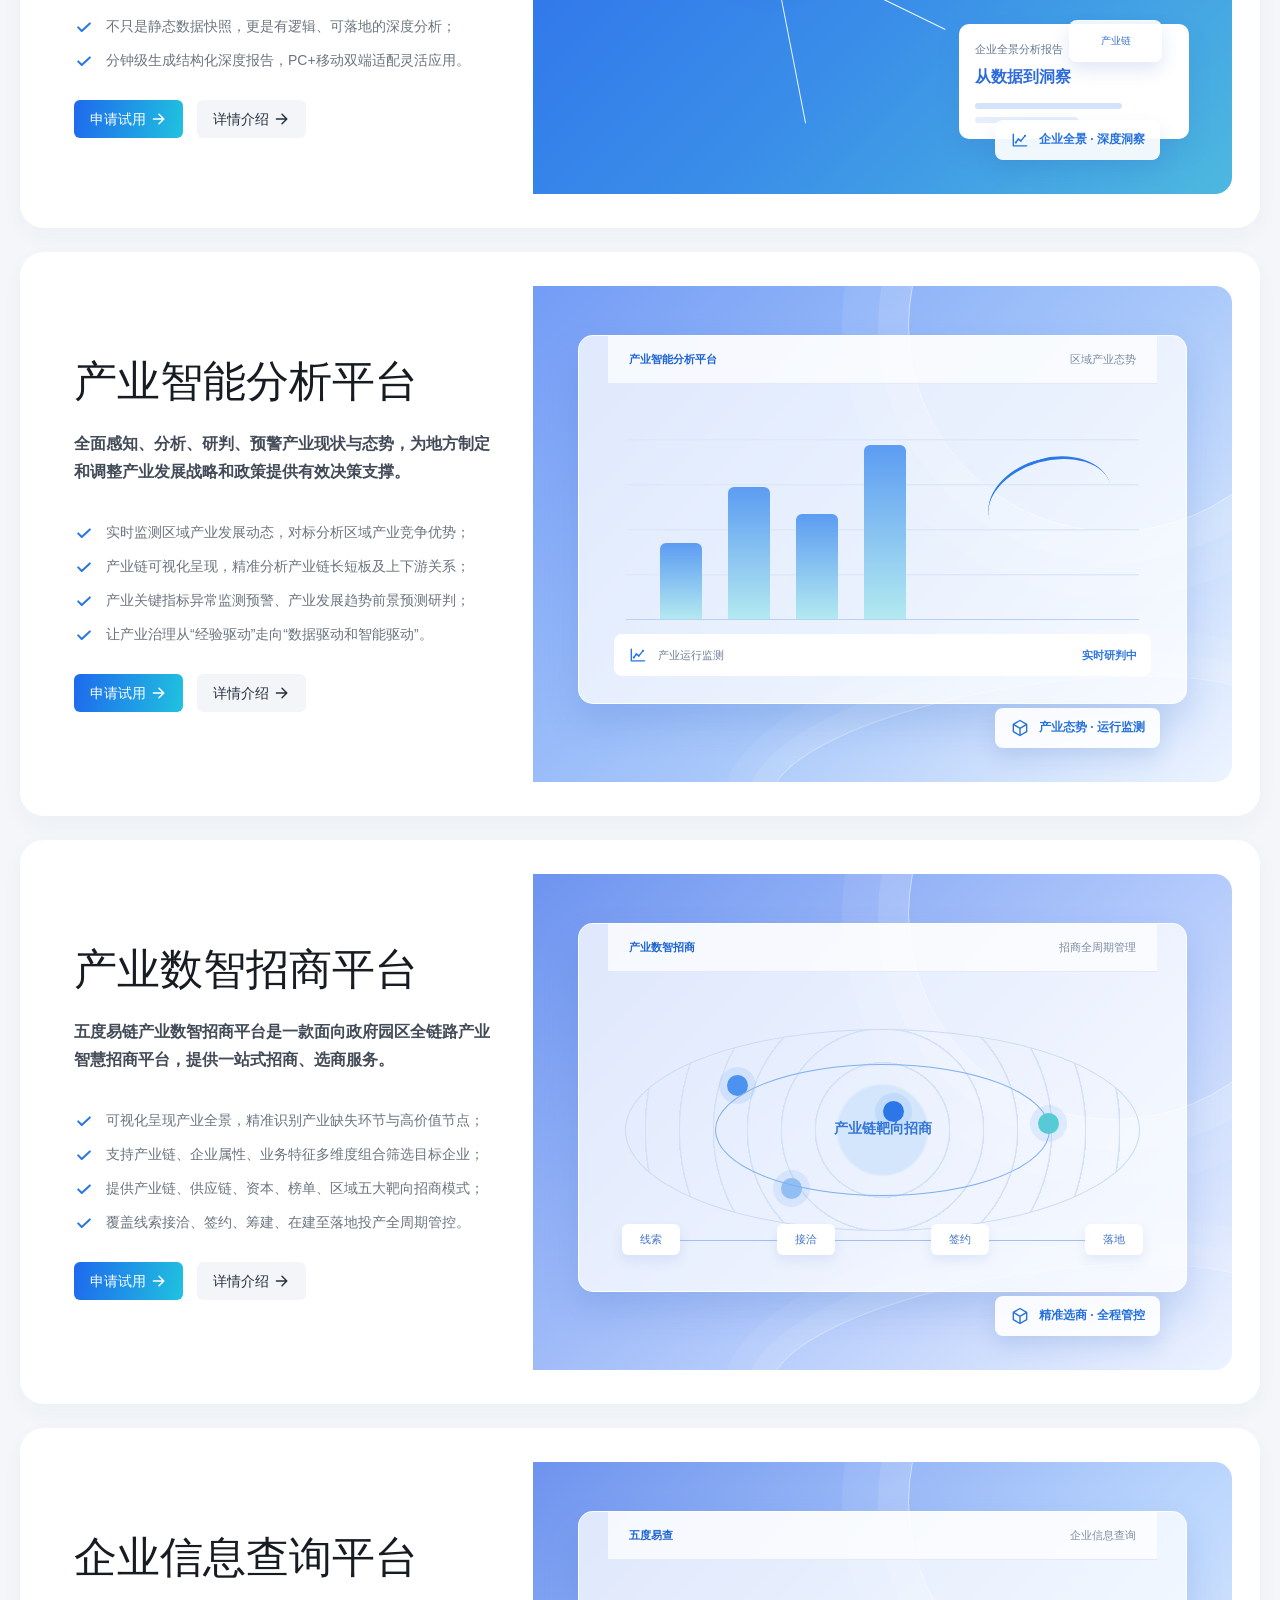
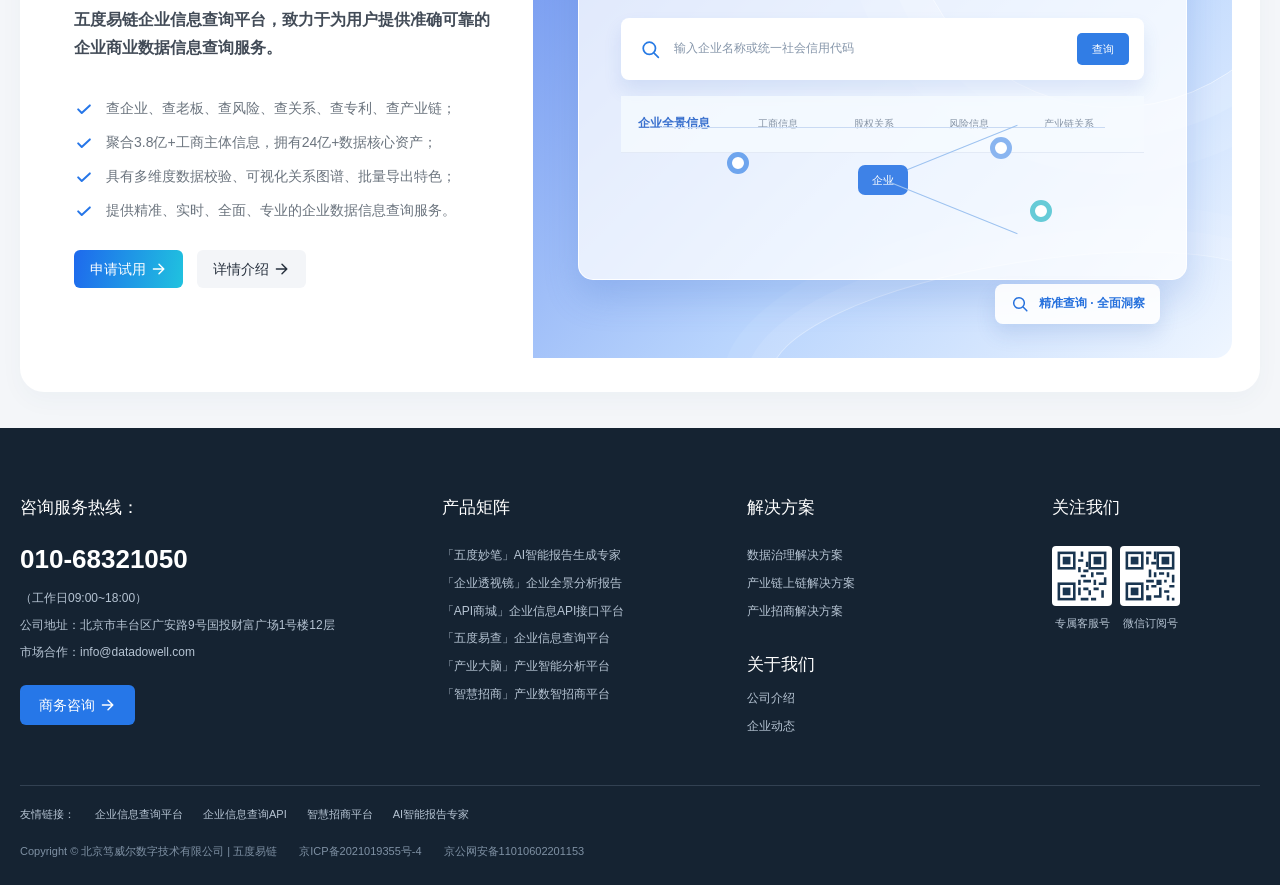
<file: products.html>
<!doctype html>
<html lang="zh-CN">
<head>
  <meta charset="UTF-8">
  <meta name="viewport" content="width=device-width, initial-scale=1.0">
  <meta name="description" content="五度易链产品矩阵，覆盖AI报告、企业数据服务、产业分析、智慧招商与企业信息查询。">
  <title>产品矩阵 | 五度易链</title>
  <link rel="stylesheet" href="styles.css?v=20260903-3">
</head>
<body class="products-page">
  <svg class="svg-sprite" aria-hidden="true" focusable="false">
    <defs>
      <linearGradient id="brand-gradient" x1="0" y1="0" x2="1" y2="1">
        <stop offset="0" stop-color="#12d6d5" />
        <stop offset="1" stop-color="#2373f5" />
      </linearGradient>
      <linearGradient id="blue-gradient" x1="0" y1="0" x2="1" y2="1">
        <stop offset="0" stop-color="#1679f5" />
        <stop offset="1" stop-color="#2bd6e2" />
      </linearGradient>
      <symbol id="icon-brand" viewBox="0 0 56 56">
        <path d="M28 3 48 14.5v27L28 53 8 41.5v-27L28 3Z" fill="none" stroke="url(#brand-gradient)" stroke-width="5" stroke-linejoin="round" />
        <path d="m28 12 12 7v13.5L28 39l-12-6.5V19l12-7Z" fill="none" stroke="#1d8df1" stroke-width="4" stroke-linejoin="round" />
        <path d="m28 12 12 7-12 7-12-7 12-7Z" fill="#c9f8f3" opacity=".9" />
      </symbol>
      <symbol id="icon-chevron" viewBox="0 0 20 20"><path d="m5.5 7.5 4.5 4.5 4.5-4.5" fill="none" stroke="currentColor" stroke-width="1.8" stroke-linecap="round" stroke-linejoin="round" /></symbol>
      <symbol id="icon-arrow" viewBox="0 0 20 20"><path d="M3 10h12M10 4l6 6-6 6" fill="none" stroke="currentColor" stroke-width="1.8" stroke-linecap="round" stroke-linejoin="round" /></symbol>
      <symbol id="icon-phone" viewBox="0 0 24 24"><path d="M7.4 3.5 5 5.2c-.8.6-.9 1.7-.5 2.7 2.4 5.7 6 9.3 11.7 11.7 1 .4 2.1.2 2.7-.5l1.7-2.4c.4-.6.3-1.5-.3-2l-2.7-2.2c-.6-.5-1.5-.4-2 .2l-1 1.2c-2.1-1.1-3.5-2.5-4.6-4.6l1.2-1c.6-.5.7-1.4.2-2L9.4 3.8c-.5-.6-1.4-.7-2-.3Z" fill="none" stroke="currentColor" stroke-width="1.7" stroke-linejoin="round" /></symbol>
      <symbol id="icon-database" viewBox="0 0 24 24"><ellipse cx="12" cy="5" rx="7.5" ry="3" fill="none" stroke="currentColor" stroke-width="1.7" /><path d="M4.5 5v7c0 1.7 3.4 3 7.5 3s7.5-1.3 7.5-3V5M4.5 12v7c0 1.7 3.4 3 7.5 3s7.5-1.3 7.5-3v-7" fill="none" stroke="currentColor" stroke-width="1.7" /></symbol>
      <symbol id="icon-chart" viewBox="0 0 24 24"><path d="M4 19V5m0 14h16" fill="none" stroke="currentColor" stroke-width="1.7" stroke-linecap="round" /><path d="m7 15 3-4 3 2 5-6" fill="none" stroke="currentColor" stroke-width="1.7" stroke-linecap="round" stroke-linejoin="round" /><circle cx="7" cy="15" r="1.2" fill="currentColor" /><circle cx="10" cy="11" r="1.2" fill="currentColor" /><circle cx="13" cy="13" r="1.2" fill="currentColor" /><circle cx="18" cy="7" r="1.2" fill="currentColor" /></symbol>
      <symbol id="icon-ai" viewBox="0 0 24 24"><rect x="4" y="4" width="16" height="16" rx="4" fill="none" stroke="currentColor" stroke-width="1.7" /><path d="m8 16 2.2-6h1.6l2.2 6m-5-2h4M16.5 10v6" fill="none" stroke="currentColor" stroke-width="1.7" stroke-linecap="round" /></symbol>
      <symbol id="icon-search" viewBox="0 0 24 24"><circle cx="10.8" cy="10.8" r="6.4" fill="none" stroke="currentColor" stroke-width="1.8" /><path d="m16 16 4.2 4.2" fill="none" stroke="currentColor" stroke-width="1.8" stroke-linecap="round" /></symbol>
      <symbol id="icon-cube" viewBox="0 0 24 24"><path d="m12 3 8 4.6v8.8L12 21l-8-4.6V7.6L12 3Z" fill="none" stroke="currentColor" stroke-width="1.7" stroke-linejoin="round" /><path d="m4 7.6 8 4.8 8-4.8M12 12.4V21" fill="none" stroke="currentColor" stroke-width="1.7" stroke-linejoin="round" /></symbol>
      <symbol id="icon-code" viewBox="0 0 24 24"><path d="m8.5 7-5 5 5 5M15.5 7l5 5-5 5M13.5 4l-3 16" fill="none" stroke="currentColor" stroke-width="1.7" stroke-linecap="round" stroke-linejoin="round" /></symbol>
      <symbol id="icon-user" viewBox="0 0 24 24"><circle cx="12" cy="8" r="3.5" fill="none" stroke="currentColor" stroke-width="1.7" /><path d="M5 20c.8-3.5 3.1-5.5 7-5.5s6.2 2 7 5.5" fill="none" stroke="currentColor" stroke-width="1.7" stroke-linecap="round" /></symbol>
      <symbol id="icon-message" viewBox="0 0 24 24"><path d="M5 5.5h14a2 2 0 0 1 2 2v8a2 2 0 0 1-2 2h-8l-4.5 3v-3H5a2 2 0 0 1-2-2v-8a2 2 0 0 1 2-2Z" fill="none" stroke="currentColor" stroke-width="1.7" stroke-linejoin="round" /><path d="M7.5 11.5h.1M12 11.5h.1M16.5 11.5h.1" fill="none" stroke="currentColor" stroke-width="2.4" stroke-linecap="round" /></symbol>
      <symbol id="icon-top" viewBox="0 0 24 24"><path d="M12 20V5M6 11l6-6 6 6" fill="none" stroke="currentColor" stroke-width="1.8" stroke-linecap="round" stroke-linejoin="round" /></symbol>
      <symbol id="icon-link" viewBox="0 0 24 24"><path d="M10 14 14 10M8.1 17.9l-1.3 1.3a3.2 3.2 0 0 1-4.5-4.5l4-4a3.2 3.2 0 0 1 4.5 0M15.9 6.1l1.3-1.3a3.2 3.2 0 0 1 4.5 4.5l-4 4a3.2 3.2 0 0 1-4.5 0" fill="none" stroke="currentColor" stroke-width="1.7" stroke-linecap="round" stroke-linejoin="round" /></symbol>
      <symbol id="icon-check" viewBox="0 0 24 24"><path d="m5 12.5 4.3 4.3L19 7.7" fill="none" stroke="currentColor" stroke-width="2.4" stroke-linecap="round" stroke-linejoin="round" /></symbol>
      <symbol id="qr-service" viewBox="0 0 168 168"><rect width="168" height="168" fill="#fff" /><g fill="#193550"><rect x="8" y="8" width="56" height="56" /><rect x="16" y="16" width="40" height="40" fill="#fff" /><rect x="24" y="24" width="24" height="24" /><rect x="104" y="8" width="56" height="56" /><rect x="112" y="16" width="40" height="40" fill="#fff" /><rect x="120" y="24" width="24" height="24" /><rect x="8" y="104" width="56" height="56" /><rect x="16" y="112" width="40" height="40" fill="#fff" /><rect x="24" y="120" width="24" height="24" /><path d="M80 8h8v16h-8zM72 32h16v8H72zM96 40h8v16h-8zM72 56h8v16h-8zM88 64h16v8H88zM112 72h8v16h-8zM128 72h24v8h-24zM152 88h8v16h-8zM80 80h16v8H80zM72 96h8v16h-8zM88 96h24v8H88zM120 96h8v16h-8zM136 104h24v8h-24zM72 120h8v24h-8zM88 120h16v8H88zM104 128h8v16h-8zM120 120h16v8h-16zM144 128h8v24h-8zM80 152h24v8H80zM112 152h16v8h-16z" /></g></symbol>
      <symbol id="qr-wechat" viewBox="0 0 168 168"><rect width="168" height="168" fill="#fff" /><g fill="#193550"><rect x="8" y="8" width="56" height="56" /><rect x="16" y="16" width="40" height="40" fill="#fff" /><rect x="24" y="24" width="24" height="24" /><rect x="104" y="8" width="56" height="56" /><rect x="112" y="16" width="40" height="40" fill="#fff" /><rect x="120" y="24" width="24" height="24" /><rect x="8" y="104" width="56" height="56" /><rect x="16" y="112" width="40" height="40" fill="#fff" /><rect x="24" y="120" width="24" height="24" /><path d="M72 8h16v8H72zM96 8h8v24h-8zM72 24h8v24h-8zM88 40h16v8H88zM112 72h16v8h-16zM136 72h8v16h-8zM152 80h8v24h-8zM80 64h8v24h-8zM96 72h8v16H96zM72 96h24v8H72zM104 96h16v16h-16zM128 96h8v8h-8zM144 112h16v8h-16zM72 112h8v16h-8zM88 112h16v8H88zM112 120h8v24h-8zM128 128h16v8h-16zM72 144h16v16H72zM96 144h24v8H96zM136 144h8v16h-8zM152 152h8v8h-8z" /></g></symbol>
    </defs>
  </svg>

  <header class="site-header">
    <div class="container header-inner">
      <a class="brand" href="index.html" aria-label="五度易链首页">
        <svg class="brand-mark" viewBox="0 0 56 56"><use href="#icon-brand"></use></svg>
        <span class="brand-text"><strong>五度易链</strong><small>产业数字化管理平台</small></span>
      </a>
      <button class="menu-toggle" type="button" aria-label="打开导航" aria-expanded="false"><span></span><span></span><span></span></button>
      <nav class="main-nav" aria-label="主导航">
        <a class="nav-link" href="index.html">首页</a>
        <div class="nav-dropdown-wrap menu-products">
          <a class="nav-link active" href="products.html">产品矩阵</a>
          <button class="dropdown-toggle" type="button" aria-label="展开产品矩阵" aria-expanded="false" aria-haspopup="true" aria-controls="product-menu"><svg class="tiny-icon"><use href="#icon-chevron"></use></svg></button>
          <div class="nav-dropdown" id="product-menu">
            <a href="ai.html">「五度妙笔」AI智能报告生成专家</a>
            <a href="qiyefenxi.html">「企业透视镜」企业全景分析报告</a>
            <a href="api.html">「API商城」企业信息API接口平台</a>
            <a href="cha.html">「五度易查」企业信息查询平台</a>
            <a href="chanye.html">「产业大脑」产业智能分析平台</a>
            <a href="zs.html">「智慧招商」产业数智招商平台</a>
          </div>
        </div>
        <div class="nav-dropdown-wrap menu-solutions">
          <a class="nav-link" href="shujuzhili.html">解决方案</a>
          <button class="dropdown-toggle" type="button" aria-label="展开解决方案" aria-expanded="false" aria-haspopup="true" aria-controls="solution-menu"><svg class="tiny-icon"><use href="#icon-chevron"></use></svg></button>
          <div class="nav-dropdown" id="solution-menu"><a href="shujuzhili.html">数据治理解决方案</a><a href="chanyelian.html">产业链上链解决方案</a><a href="zhaoshang.html">产业招商解决方案</a></div>
        </div>
        <a class="nav-link" href="case.html">项目案例</a>
        <div class="nav-dropdown-wrap menu-insights">
          <a class="nav-link" href="insights.html">行业观察</a>
          <button class="dropdown-toggle" type="button" aria-label="展开行业观察" aria-expanded="false" aria-haspopup="true" aria-controls="insights-menu"><svg class="tiny-icon"><use href="#icon-chevron"></use></svg></button>
          <div class="nav-dropdown" id="insights-menu"><a href="insights.html">产业资讯</a><a href="insights.html#reports">研究报告</a></div>
        </div>
        <div class="nav-dropdown-wrap menu-about">
          <a class="nav-link" href="about.html">关于我们</a>
          <button class="dropdown-toggle" type="button" aria-label="展开关于我们" aria-expanded="false" aria-haspopup="true" aria-controls="about-menu"><svg class="tiny-icon"><use href="#icon-chevron"></use></svg></button>
          <div class="nav-dropdown" id="about-menu"><a href="about.html">公司介绍</a><a href="about.html#company-news">企业动态</a></div>
        </div>
      </nav>
      <div class="header-tools">
        <a href="https://ai.datadowell.com/" class="tool-link"><svg class="tiny-icon"><use href="#icon-link"></use></svg>五度妙笔</a>
        <a href="https://ai.datadowell.com/business/0" class="tool-link"><svg class="tiny-icon"><use href="#icon-chart"></use></svg>企业透视镜</a>
        <a href="https://api.datadowell.com/" class="tool-link"><svg class="tiny-icon"><use href="#icon-database"></use></svg>API商城</a>
        <a class="phone-link" href="tel:01068321050"><svg class="tiny-icon"><use href="#icon-phone"></use></svg>010-68321050</a>
        <a class="database-button" href="https://cha.datadowell.com/"><svg class="tiny-icon"><use href="#icon-database"></use></svg>数据库</a>
      </div>
    </div>
  </header>

  <main class="products-main" id="top">
    <div class="container products-list">
      <article class="product-detail-card product-detail-report" id="product-report">
        <div class="product-detail-copy">
          <h1>五度妙笔AI报告</h1>
          <p class="product-detail-intro">专为垂直领域高复杂度、长篇幅、强逻辑的长文本专业报告写作场景设计，分钟级生成适配正式决策报送的高标准报告。</p>
          <ul class="product-points">
            <li><svg><use href="#icon-check"></use></svg><span>可研报告、立项报告、企业分析报告、项目申请报告；</span></li>
            <li><svg><use href="#icon-check"></use></svg><span>将资深专家经验转为专业逻辑模型，复刻专家分析思路；</span></li>
            <li><svg><use href="#icon-check"></use></svg><span>分钟级生成完整深度报告，PC+移动双端适配灵活撰稿；</span></li>
            <li><svg><use href="#icon-check"></use></svg><span>重效率更重专业深度，产出报告适配正式决策报送标准。</span></li>
          </ul>
          <div class="product-detail-actions"><a class="button button-primary" href="https://ai.datadowell.com">申请试用 <svg class="button-icon"><use href="#icon-arrow"></use></svg></a><a class="button button-outline" href="ai.html">详情介绍 <svg class="button-icon"><use href="#icon-arrow"></use></svg></a></div>
        </div>
        <div class="product-detail-visual visual-report" aria-label="五度妙笔产品界面色块占位"><div class="visual-surface"><div class="surface-top"><span class="surface-brand">五度妙笔</span><span class="surface-status">AI报告专家</span></div><div class="surface-heading">行研 + 数据 + AI<br><strong>铸就专业长文本生成能力</strong></div><div class="surface-lines"><i></i><i></i><i></i><i></i></div><div class="surface-report-card"><span>报告生成</span><strong>严谨 · 完整 · 专业</strong><em>正在构建报告逻辑</em></div></div><div class="visual-caption caption-report"><svg><use href="#icon-ai"></use></svg><span>智能写作工作台</span></div></div>
      </article>

      <article class="product-detail-card product-detail-api" id="product-api">
        <div class="product-detail-copy">
          <h2>企业信息API接口</h2>
          <p class="product-detail-intro">为客户提供标准、高效、便捷、安全的一站式企业信息API接口服务，满足各类业务及应用开发数据需求。</p>
          <ul class="product-points">
            <li><svg><use href="#icon-check"></use></svg><span>数据覆盖工商、司法、知产、经营、风险全维度企业信息；</span></li>
            <li><svg><use href="#icon-check"></use></svg><span>数据优质、接口标准、瞬时响应、高效稳定、即接即用；</span></li>
            <li><svg><use href="#icon-check"></use></svg><span>提供接口灵活定制服务和全周期技术支持，免费试用；</span></li>
            <li><svg><use href="#icon-check"></use></svg><span>广泛应用于企业尽调、精准营销、风控审核、信息核验。</span></li>
          </ul>
          <div class="product-detail-actions"><a class="button button-primary" href="https://api.datadowell.com">申请试用 <svg class="button-icon"><use href="#icon-arrow"></use></svg></a><a class="button button-outline" href="api.html">详情介绍 <svg class="button-icon"><use href="#icon-arrow"></use></svg></a></div>
        </div>
        <div class="product-detail-visual visual-api" aria-label="企业信息API产品界面色块占位"><div class="visual-surface"><div class="surface-sidebar"><i></i><i></i><i></i><i></i><i></i></div><div class="surface-api-body"><div class="surface-top"><span class="surface-brand">API商城</span><span class="surface-status">企业信息服务</span></div><div class="api-title">开发者首选 <strong>稳定高效的API解决方案</strong></div><div class="api-search"><svg><use href="#icon-search"></use></svg><span>企业模糊搜索</span><em>GET /company/search</em></div><div class="api-stats"><span><b>3.8亿+</b>企业主体</span><span><b>24亿+</b>核心数据</span><span><b>99.9%</b>服务稳定</span></div></div></div><div class="visual-caption caption-api"><svg><use href="#icon-code"></use></svg><span>标准接口 · 即接即用</span></div></div>
      </article>

      <article class="product-detail-card product-detail-insight" id="product-insight">
        <div class="product-detail-copy">
          <h2>企业透视镜</h2>
          <p class="product-detail-intro">输出企业全景分析报告，从多维度数据到深度分析，从表象见全貌，为企业投资、供应商/竞品分析、供应链分析提供可靠的决策依据。</p>
          <ul class="product-points">
            <li><svg><use href="#icon-check"></use></svg><span>企业全景分析、投资评估、供应商/竞品分析等全场景覆盖；</span></li>
            <li><svg><use href="#icon-check"></use></svg><span>聚合多源多维权威数据，构建动态更新的企业全景画像；</span></li>
            <li><svg><use href="#icon-check"></use></svg><span>不只是静态数据快照，更是有逻辑、可落地的深度分析；</span></li>
            <li><svg><use href="#icon-check"></use></svg><span>分钟级生成结构化深度报告，PC+移动双端适配灵活应用。</span></li>
          </ul>
          <div class="product-detail-actions"><a class="button button-primary" href="https://ai.datadowell.com/business/0">申请试用 <svg class="button-icon"><use href="#icon-arrow"></use></svg></a><a class="button button-outline" href="qiyefenxi.html">详情介绍 <svg class="button-icon"><use href="#icon-arrow"></use></svg></a></div>
        </div>
        <div class="product-detail-visual visual-insight" aria-label="企业透视镜产品界面色块占位"><div class="visual-network"><span class="network-line line-a"></span><span class="network-line line-b"></span><span class="network-line line-c"></span><span class="network-node node-main"><svg><use href="#icon-user"></use></svg><b>目标企业</b></span><span class="network-node node-one">股权关系</span><span class="network-node node-two">经营风险</span><span class="network-node node-three">产业链</span><div class="network-report"><span>企业全景分析报告</span><strong>从数据到洞察</strong><i></i><i></i></div></div><div class="visual-caption caption-insight"><svg><use href="#icon-chart"></use></svg><span>企业全景 · 深度洞察</span></div></div>
      </article>

      <article class="product-detail-card product-detail-industry" id="product-industry">
        <div class="product-detail-copy">
          <h2>产业智能分析平台</h2>
          <p class="product-detail-intro">全面感知、分析、研判、预警产业现状与态势，为地方制定和调整产业发展战略和政策提供有效决策支撑。</p>
          <ul class="product-points">
            <li><svg><use href="#icon-check"></use></svg><span>实时监测区域产业发展动态，对标分析区域产业竞争优势；</span></li>
            <li><svg><use href="#icon-check"></use></svg><span>产业链可视化呈现，精准分析产业链长短板及上下游关系；</span></li>
            <li><svg><use href="#icon-check"></use></svg><span>产业关键指标异常监测预警、产业发展趋势前景预测研判；</span></li>
            <li><svg><use href="#icon-check"></use></svg><span>让产业治理从“经验驱动”走向“数据驱动和智能驱动”。</span></li>
          </ul>
          <div class="product-detail-actions"><a class="button button-primary" href="#contact">申请试用 <svg class="button-icon"><use href="#icon-arrow"></use></svg></a><a class="button button-outline" href="chanye.html">详情介绍 <svg class="button-icon"><use href="#icon-arrow"></use></svg></a></div>
        </div>
        <div class="product-detail-visual visual-industry" aria-label="产业智能分析平台界面色块占位"><div class="visual-surface industry-surface"><div class="surface-top"><span class="surface-brand">产业智能分析平台</span><span class="surface-status">区域产业态势</span></div><div class="industry-chart"><span class="chart-grid"></span><i></i><i></i><i></i><i></i><b></b></div><div class="industry-alert"><svg><use href="#icon-chart"></use></svg><span>产业运行监测</span><strong>实时研判中</strong></div></div><div class="visual-caption caption-industry"><svg><use href="#icon-cube"></use></svg><span>产业态势 · 运行监测</span></div></div>
      </article>

      <article class="product-detail-card product-detail-investment" id="product-investment">
        <div class="product-detail-copy">
          <h2>产业数智招商平台</h2>
          <p class="product-detail-intro">五度易链产业数智招商平台是一款面向政府园区全链路产业智慧招商平台，提供一站式招商、选商服务。</p>
          <ul class="product-points">
            <li><svg><use href="#icon-check"></use></svg><span>可视化呈现产业全景，精准识别产业缺失环节与高价值节点；</span></li>
            <li><svg><use href="#icon-check"></use></svg><span>支持产业链、企业属性、业务特征多维度组合筛选目标企业；</span></li>
            <li><svg><use href="#icon-check"></use></svg><span>提供产业链、供应链、资本、榜单、区域五大靶向招商模式；</span></li>
            <li><svg><use href="#icon-check"></use></svg><span>覆盖线索接洽、签约、筹建、在建至落地投产全周期管控。</span></li>
          </ul>
          <div class="product-detail-actions"><a class="button button-primary" href="https://investment.datadowell.com">申请试用 <svg class="button-icon"><use href="#icon-arrow"></use></svg></a><a class="button button-outline" href="zs.html">详情介绍 <svg class="button-icon"><use href="#icon-arrow"></use></svg></a></div>
        </div>
        <div class="product-detail-visual visual-investment" aria-label="产业数智招商平台界面色块占位"><div class="visual-surface investment-surface"><div class="surface-top"><span class="surface-brand">产业数智招商</span><span class="surface-status">招商全周期管理</span></div><div class="investment-map"><span></span><span></span><span></span><span></span><b>产业链靶向招商</b></div><div class="investment-flow"><i>线索</i><i>接洽</i><i>签约</i><i>落地</i></div></div><div class="visual-caption caption-investment"><svg><use href="#icon-cube"></use></svg><span>精准选商 · 全程管控</span></div></div>
      </article>

      <article class="product-detail-card product-detail-search" id="product-search">
        <div class="product-detail-copy">
          <h2>企业信息查询平台</h2>
          <p class="product-detail-intro">五度易链企业信息查询平台，致力于为用户提供准确可靠的企业商业数据信息查询服务。</p>
          <ul class="product-points">
            <li><svg><use href="#icon-check"></use></svg><span>查企业、查老板、查风险、查关系、查专利、查产业链；</span></li>
            <li><svg><use href="#icon-check"></use></svg><span>聚合3.8亿+工商主体信息，拥有24亿+数据核心资产；</span></li>
            <li><svg><use href="#icon-check"></use></svg><span>具有多维度数据校验、可视化关系图谱、批量导出特色；</span></li>
            <li><svg><use href="#icon-check"></use></svg><span>提供精准、实时、全面、专业的企业数据信息查询服务。</span></li>
          </ul>
          <div class="product-detail-actions"><a class="button button-primary" href="http://cha.datadowell.com">申请试用 <svg class="button-icon"><use href="#icon-arrow"></use></svg></a><a class="button button-outline" href="cha.html">详情介绍 <svg class="button-icon"><use href="#icon-arrow"></use></svg></a></div>
        </div>
        <div class="product-detail-visual visual-search" aria-label="企业信息查询平台界面色块占位"><div class="visual-surface search-surface"><div class="surface-top"><span class="surface-brand">五度易查</span><span class="surface-status">企业信息查询</span></div><div class="search-box"><svg><use href="#icon-search"></use></svg><span>输入企业名称或统一社会信用代码</span><b>查询</b></div><div class="search-result"><strong>企业全景信息</strong><span>工商信息</span><span>股权关系</span><span>风险信息</span><span>产业链关系</span></div><div class="search-graph"><i></i><i></i><i></i><b>企业</b></div></div><div class="visual-caption caption-search"><svg><use href="#icon-search"></use></svg><span>精准查询 · 全面洞察</span></div></div>
      </article>
    </div>
  </main>

  <footer class="site-footer" id="about">
    <div class="container footer-grid">
      <div class="footer-contact" id="contact"><h3>咨询服务热线：</h3><a class="footer-phone" href="tel:01068321050">010-68321050</a><p>（工作日09:00~18:00）</p><p>公司地址：北京市丰台区广安路9号国投财富广场1号楼12层</p><p>市场合作：info@datadowell.com</p><a class="button footer-button" href="mailto:info@datadowell.com">商务咨询 <svg class="button-icon"><use href="#icon-arrow"></use></svg></a></div>
      <div class="footer-column"><h3>产品矩阵</h3><a href="#product-report">「五度妙笔」AI智能报告生成专家</a><a href="#product-insight">「企业透视镜」企业全景分析报告</a><a href="#product-api">「API商城」企业信息API接口平台</a><a href="#product-search">「五度易查」企业信息查询平台</a><a href="#product-industry">「产业大脑」产业智能分析平台</a><a href="#product-investment">「智慧招商」产业数智招商平台</a></div>
    <div class="footer-column"><h3>解决方案</h3><a href="shujuzhili.html">数据治理解决方案</a><a href="chanyelian.html">产业链上链解决方案</a><a href="zhaoshang.html">产业招商解决方案</a><h3 class="footer-subtitle">关于我们</h3><a href="about.html">公司介绍</a><a href="about.html#company-news">企业动态</a></div>
      <div class="footer-column social-column"><h3>关注我们</h3><div class="qr-list"><div class="qr-item"><svg class="qr-code" viewBox="0 0 168 168" role="img" aria-label="专属客服号二维码"><use href="#qr-service"></use></svg><span>专属客服号</span></div><div class="qr-item"><svg class="qr-code" viewBox="0 0 168 168" role="img" aria-label="微信订阅号二维码"><use href="#qr-wechat"></use></svg><span>微信订阅号</span></div></div></div>
    </div>
    <div class="container footer-bottom"><span>友情链接：</span><a href="#product-search">企业信息查询平台</a><a href="#product-api">企业信息查询API</a><a href="#product-investment">智慧招商平台</a><a href="#product-report">AI智能报告专家</a><div class="copyright"><span>Copyright © 北京笃威尔数字技术有限公司 | 五度易链</span><a href="#top">京ICP备2021019355号-4</a><a href="#top">京公网安备11010602201153</a></div></div>
  </footer>

  <aside class="floating-rail" aria-label="快捷咨询"><a class="rail-item rail-primary" href="#contact"><svg><use href="#icon-message"></use></svg><span>在线<br>咨询</span></a><a class="rail-item" href="#product-report"><svg><use href="#icon-ai"></use></svg><span>AI报告</span></a><a class="rail-item" href="tel:01068321050"><svg><use href="#icon-phone"></use></svg><span>电话咨询</span></a><a class="rail-item" href="#contact"><svg><use href="#icon-message"></use></svg><span>在线咨询</span></a><button class="rail-item rail-top" type="button" aria-label="回到顶部"><svg><use href="#icon-top"></use></svg></button></aside>

  <script src="script.js"></script>
</body>
</html>
</file>
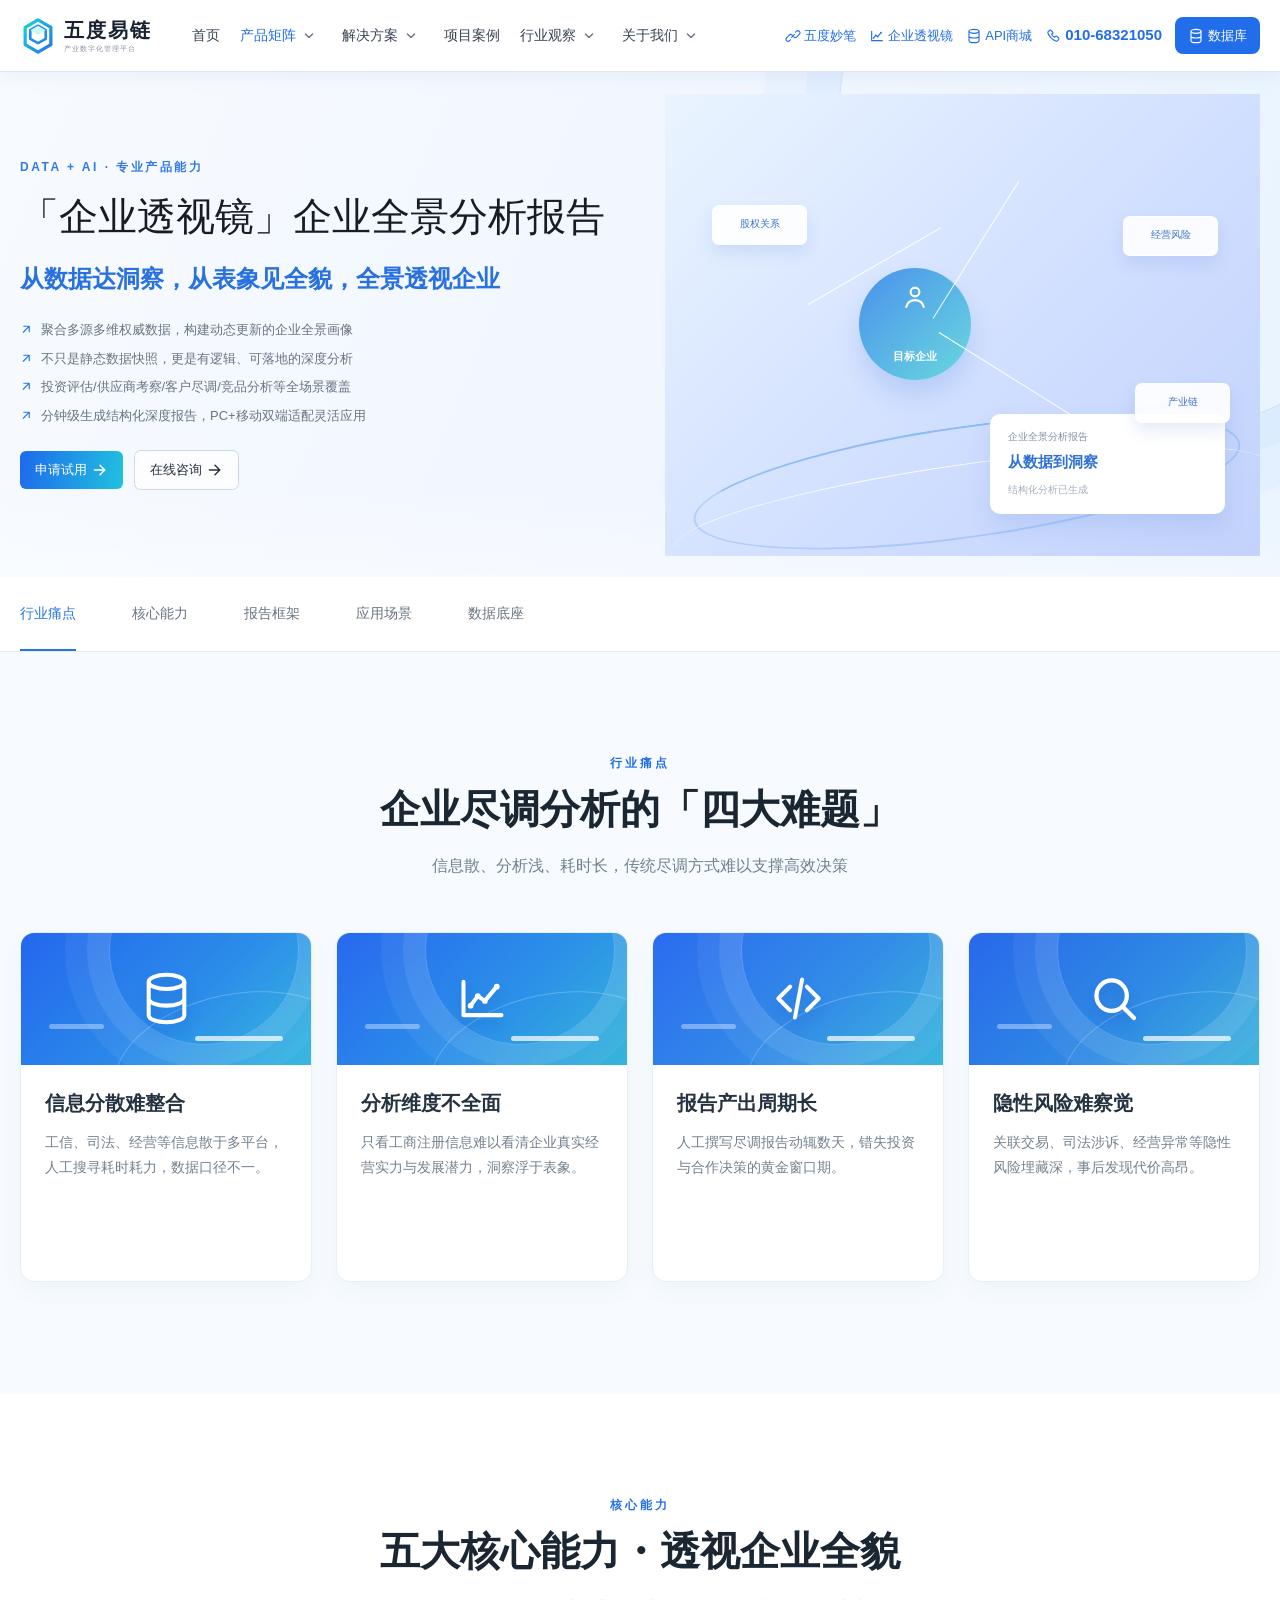
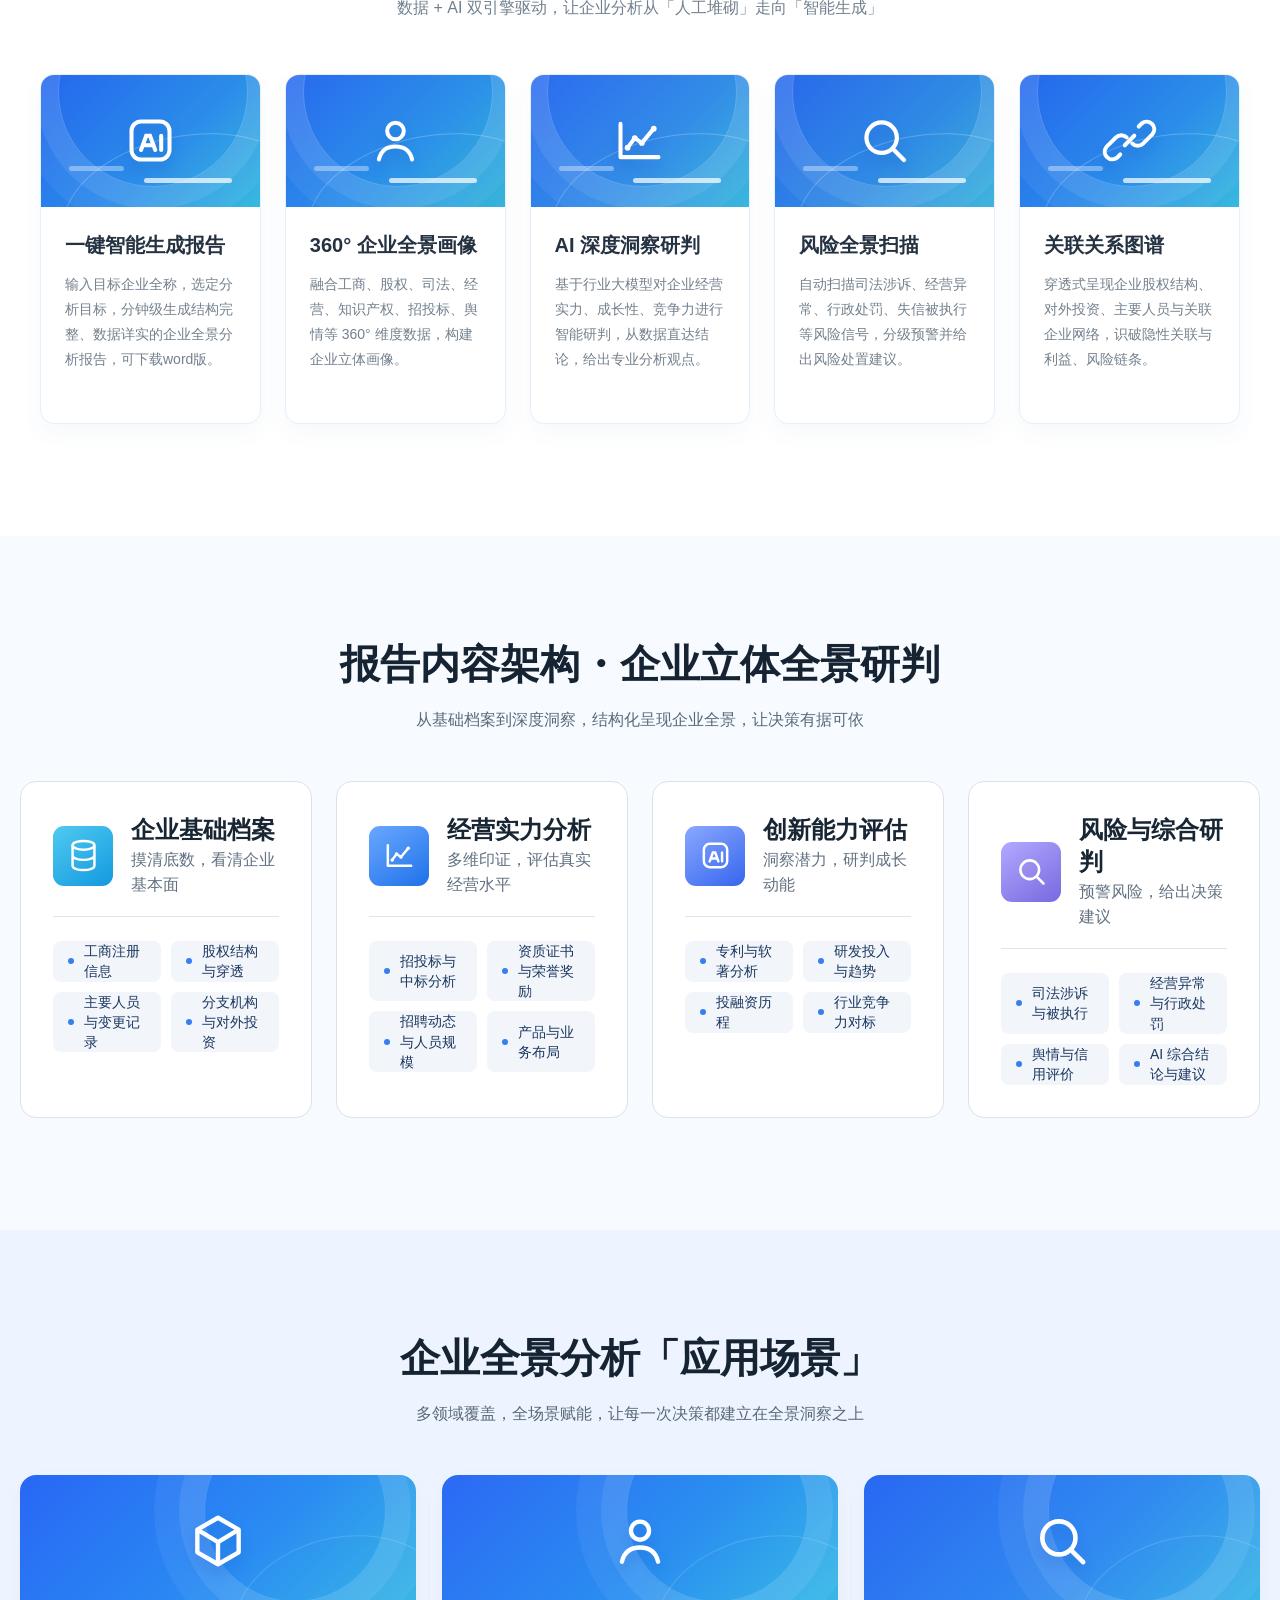
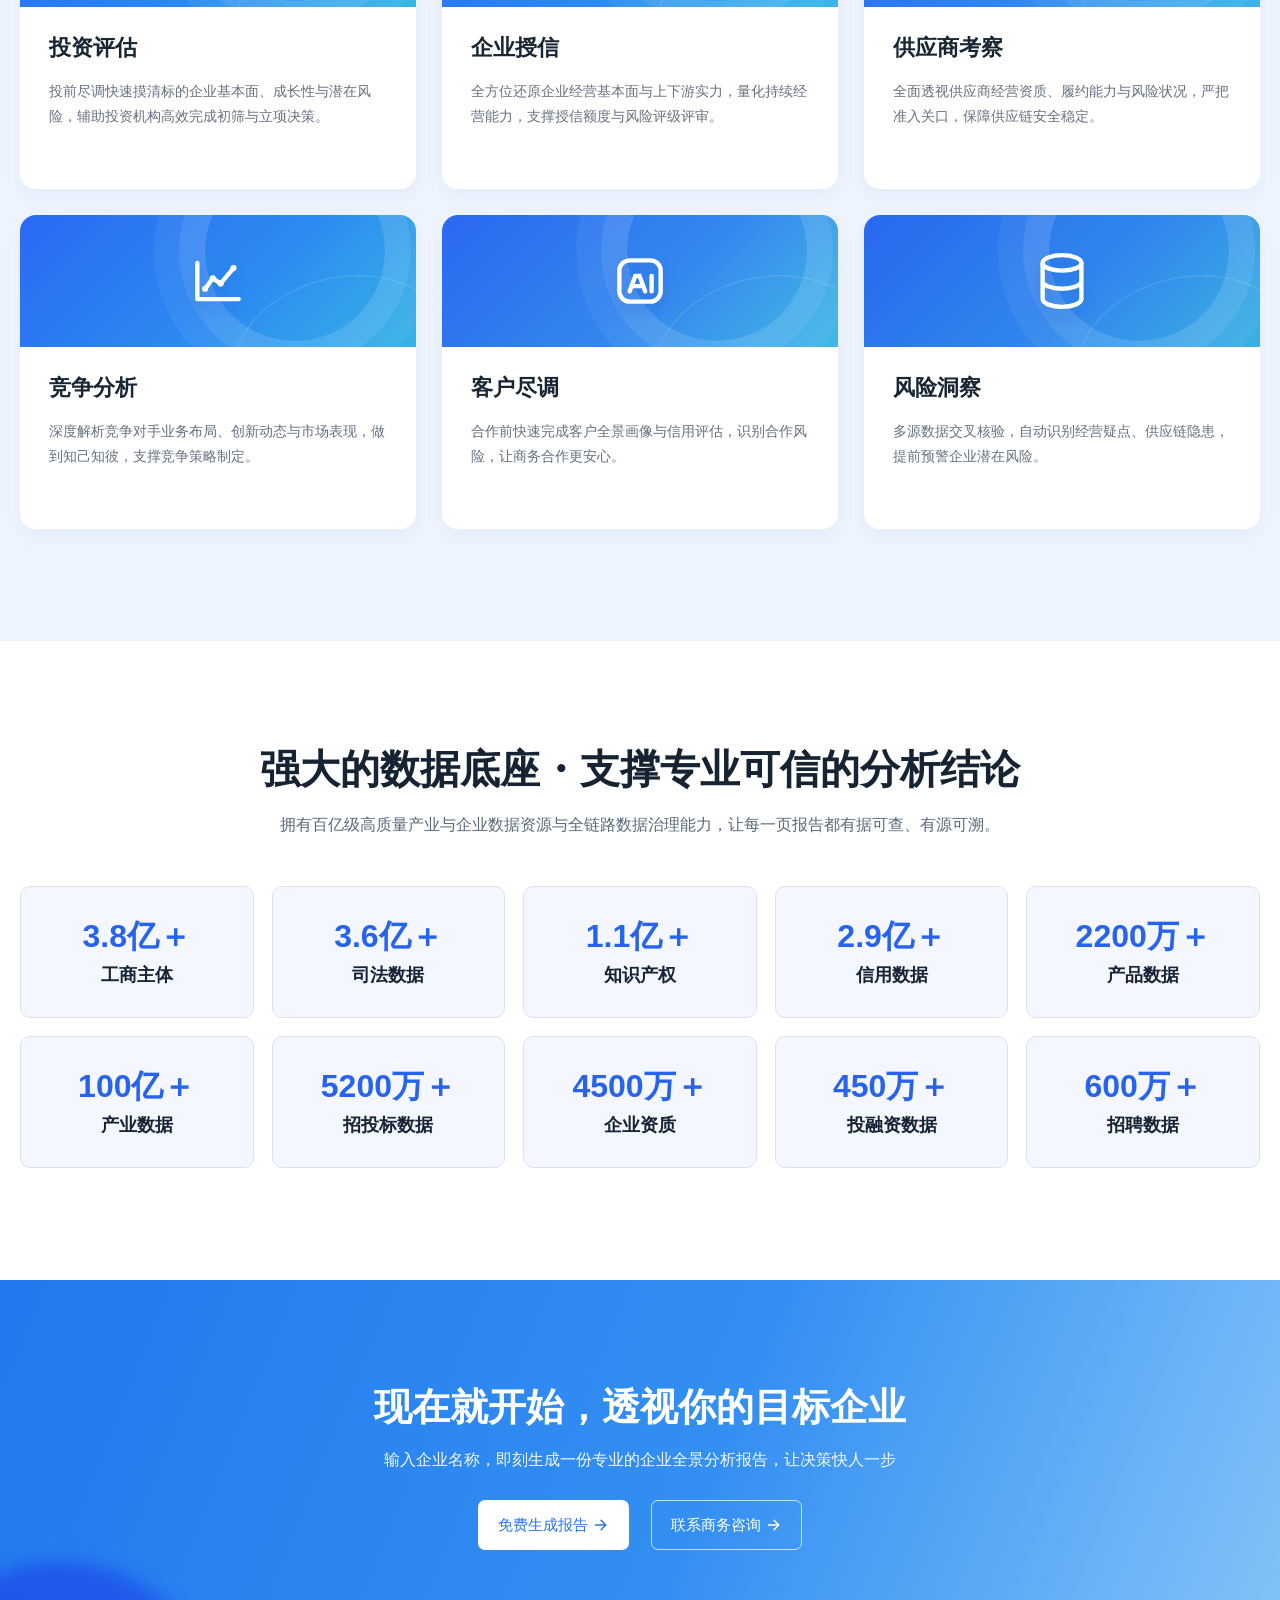
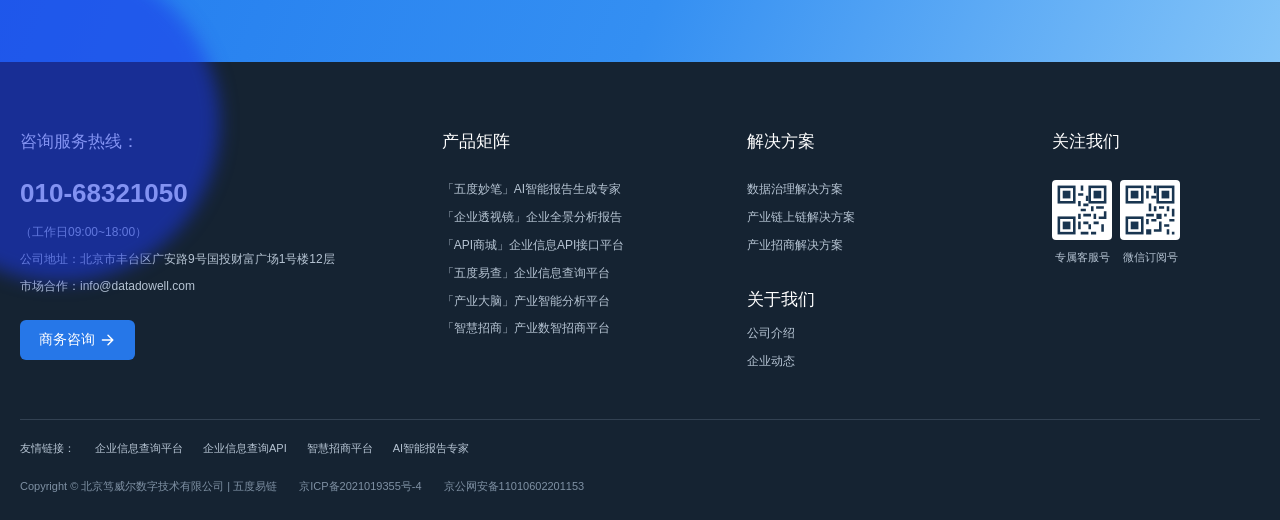
<file: qiyefenxi.html>
<!doctype html>
<html lang="zh-CN">
<head>
  <meta charset="UTF-8">
  <meta name="viewport" content="width=device-width, initial-scale=1.0">
  <meta name="description" content="企业透视镜企业全景分析报告，帮助用户从数据到洞察透视企业。">
  <title>企业透视镜 | 五度易链</title>
  <link rel="stylesheet" href="styles.css?v=20260903-3">
</head>
<body class="product-detail-page" data-product="qiyefenxi"><div id="detail-root"></div><script src="product-detail.js?v=20260903-2"></script><script src="script.js"></script></body>
</html>
</file>
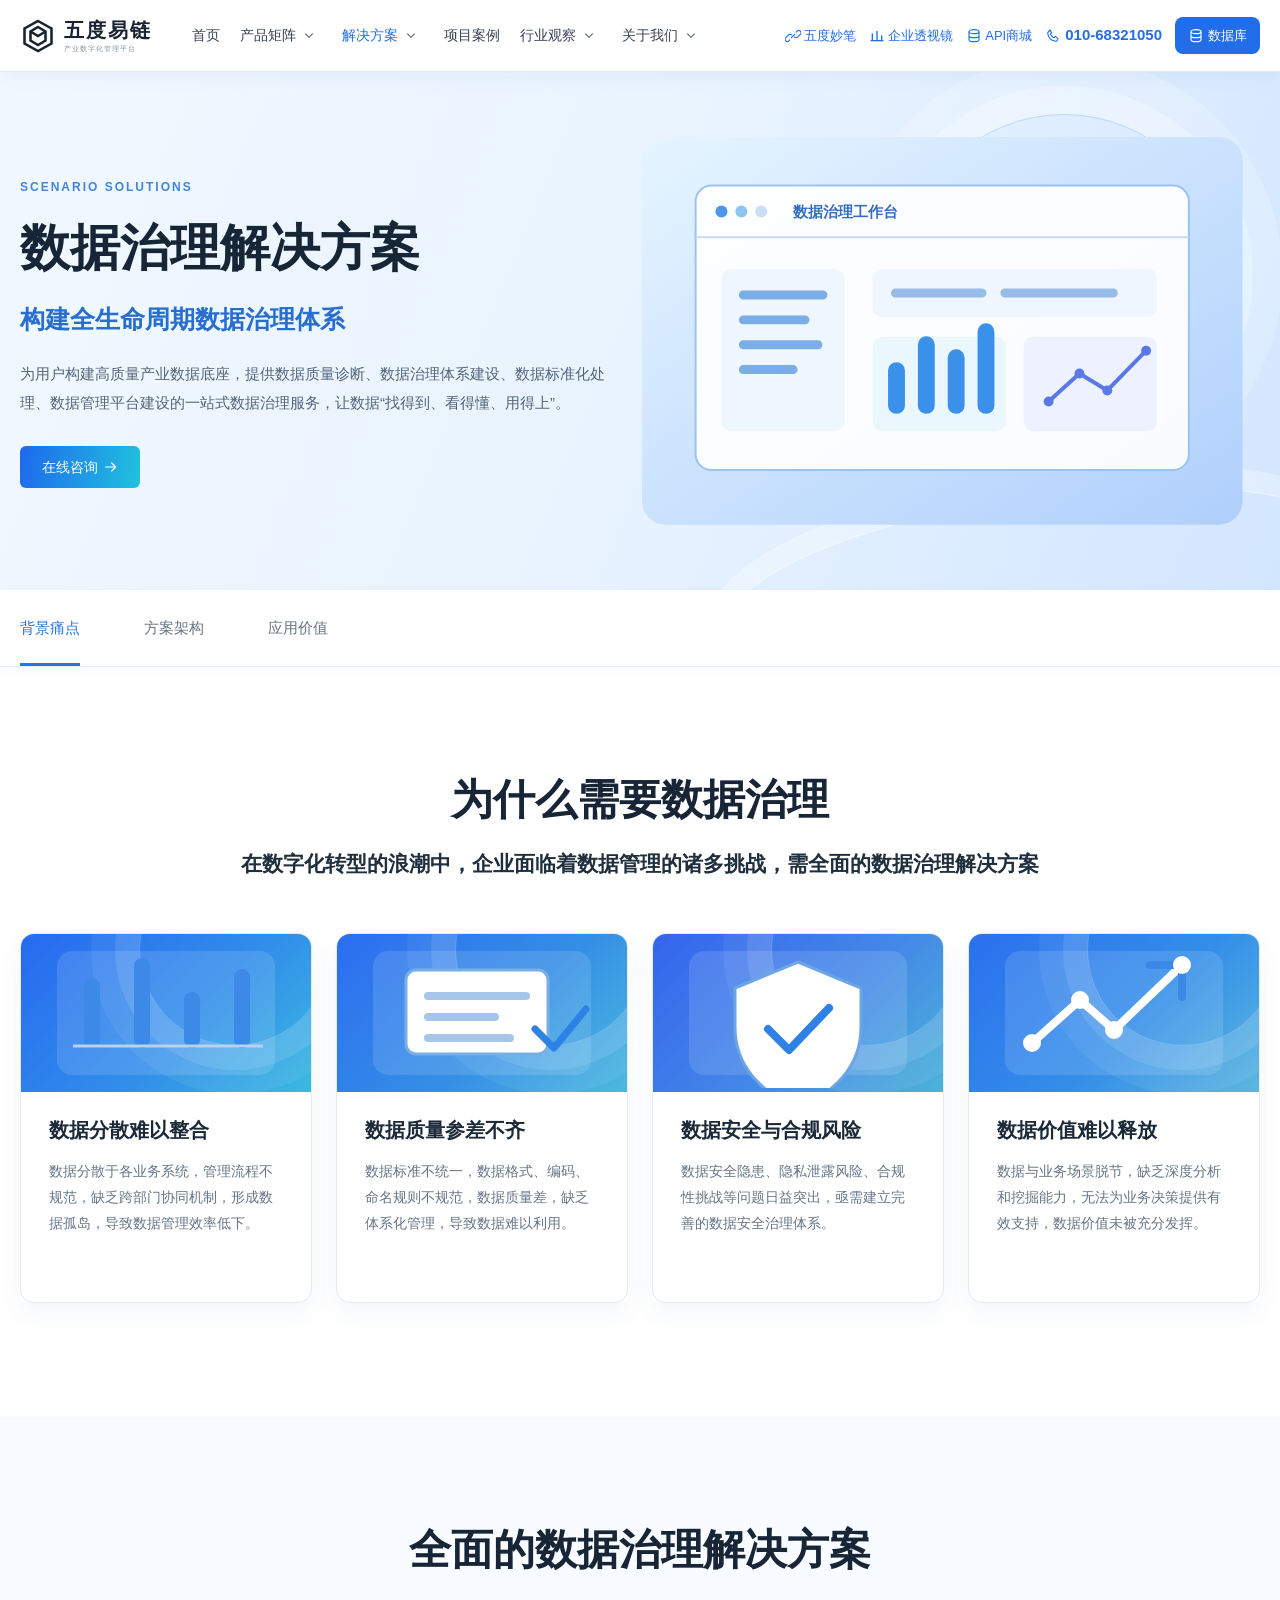
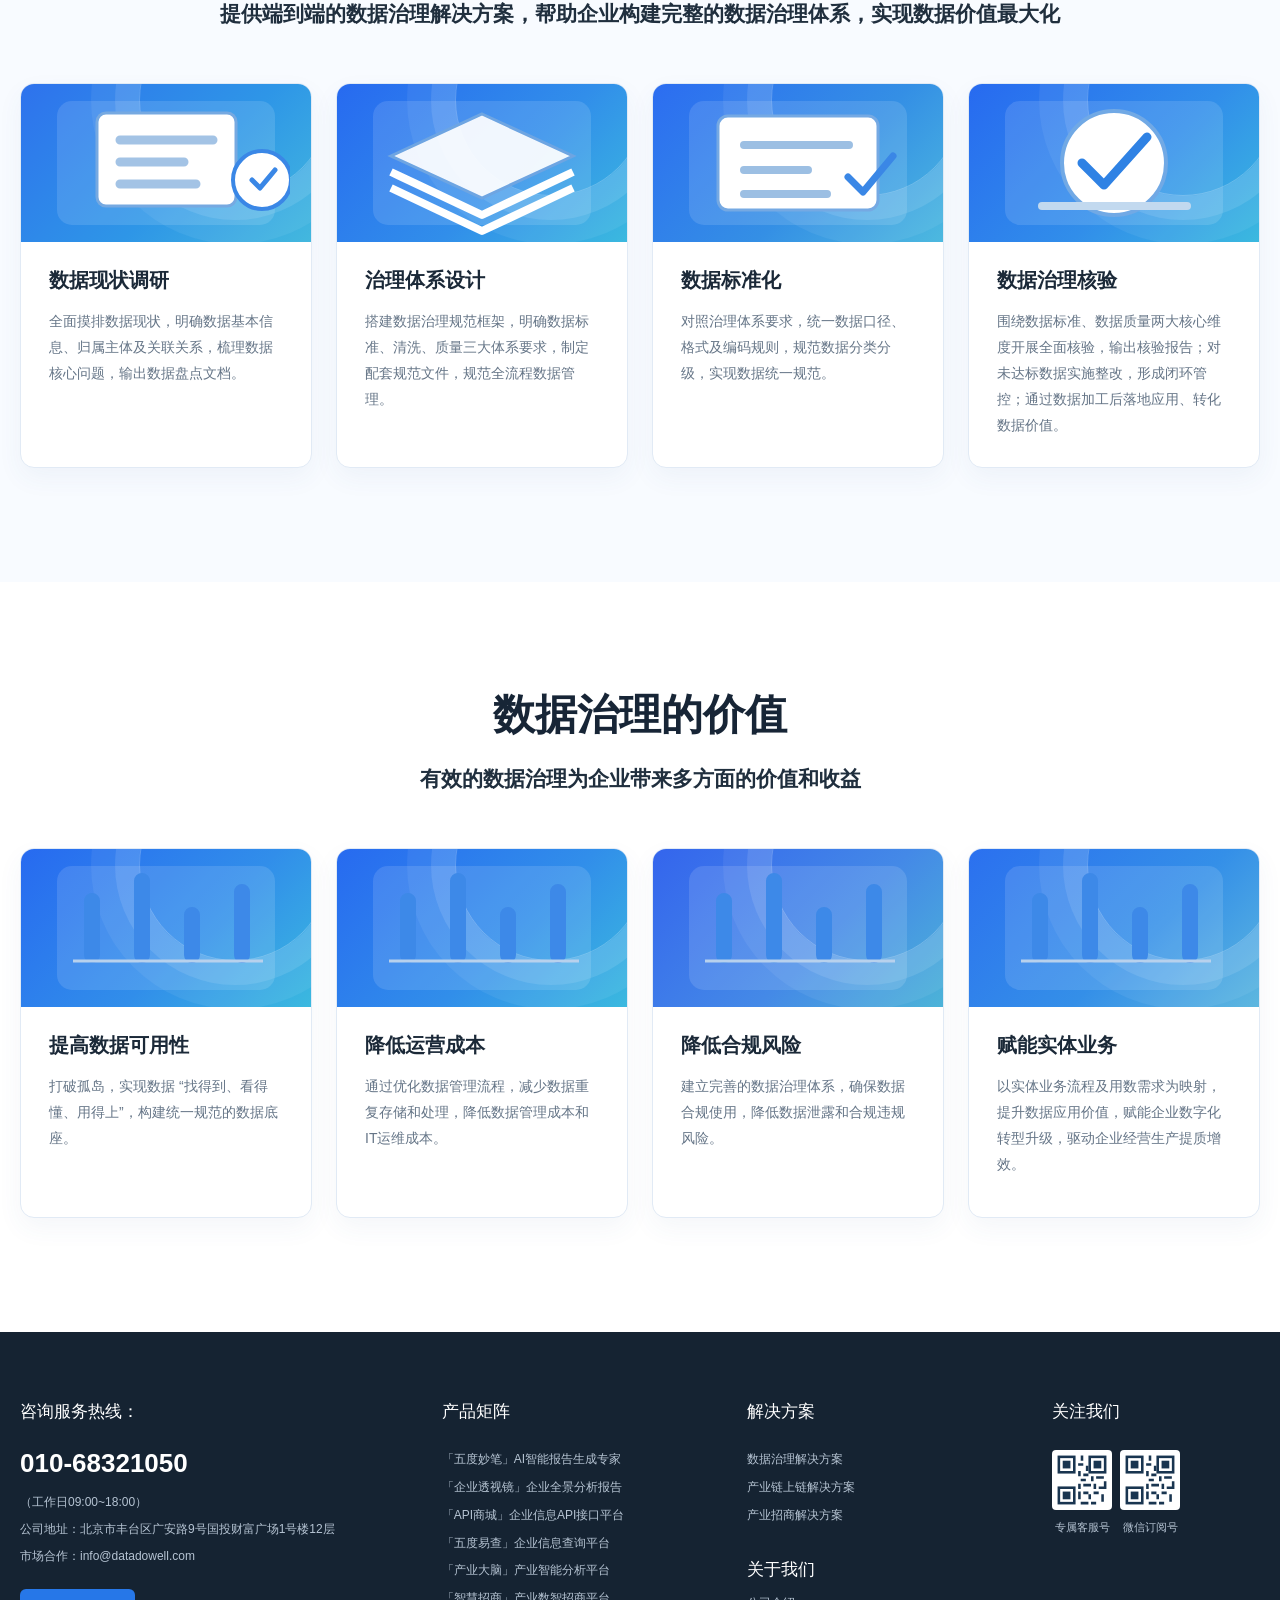
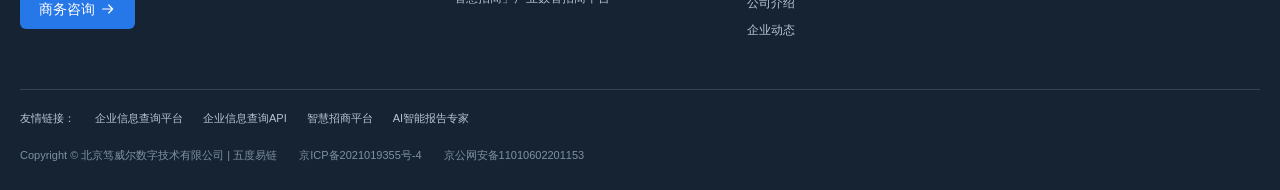
<file: shujuzhili.html>
<!doctype html>
<html lang="zh-CN">
<head>
  <meta charset="UTF-8">
  <meta name="viewport" content="width=device-width, initial-scale=1.0">
  <meta name="description" content="数据治理解决方案，构建全生命周期数据治理体系。">
  <title>数据治理解决方案 | 五度易链</title>
  <link rel="stylesheet" href="styles.css?v=20260903-3">
</head>
<body class="solution-detail-page" data-solution="shujuzhili"><div id="solution-root"></div><script src="solution-detail.js?v=20260903-3"></script><script src="script.js"></script></body>
</html>
</file>
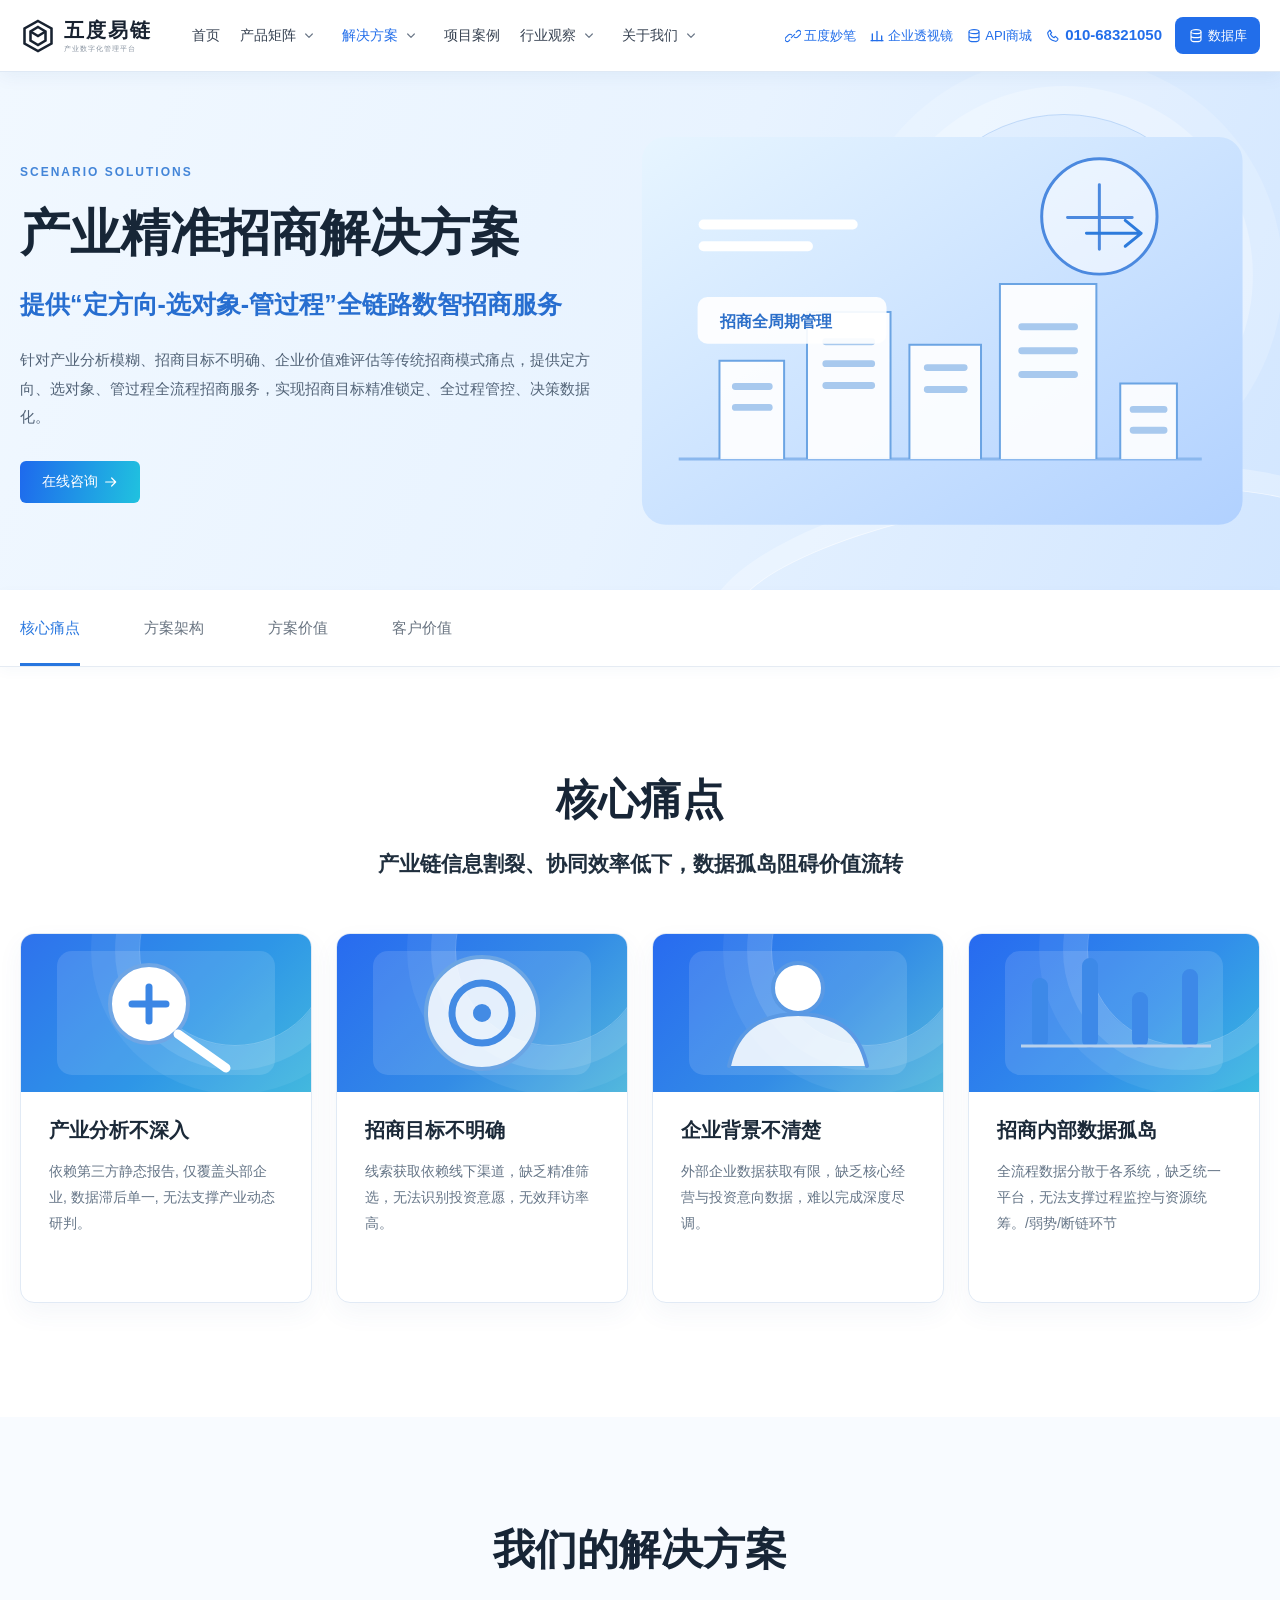
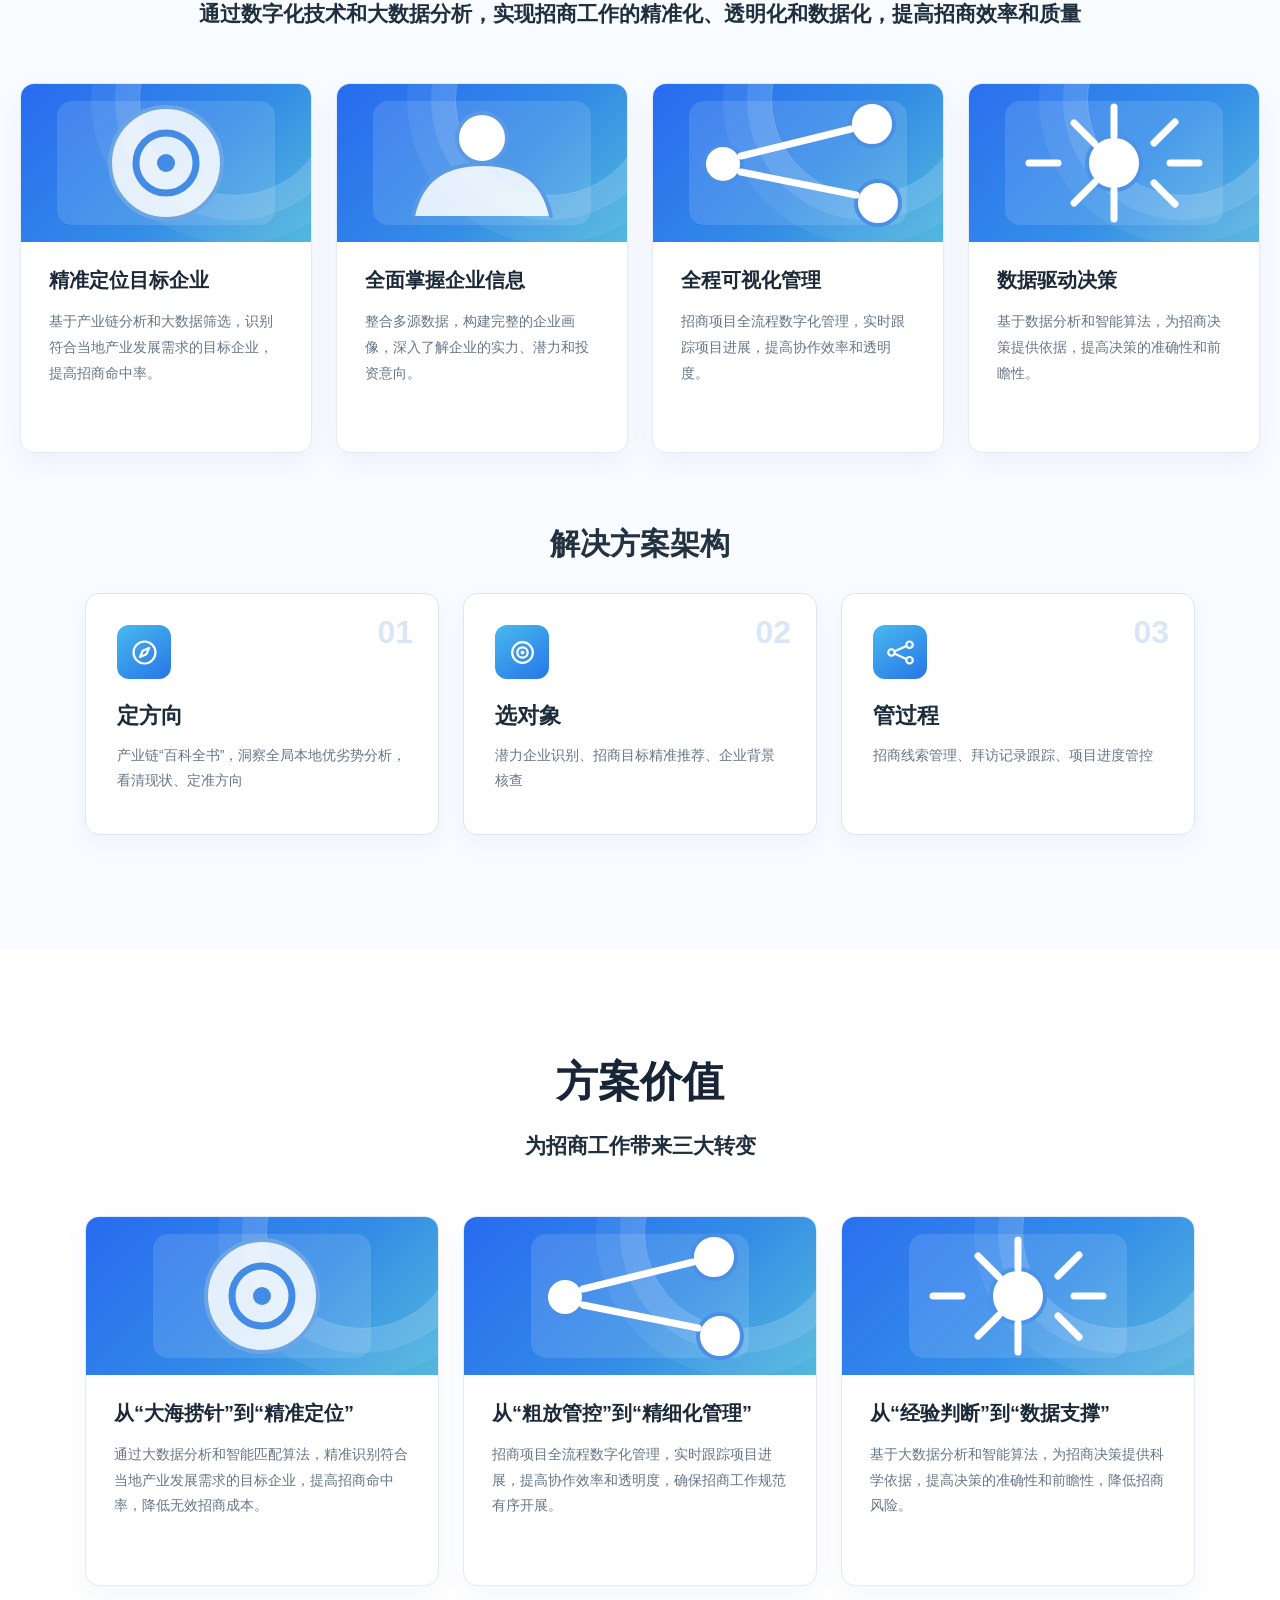
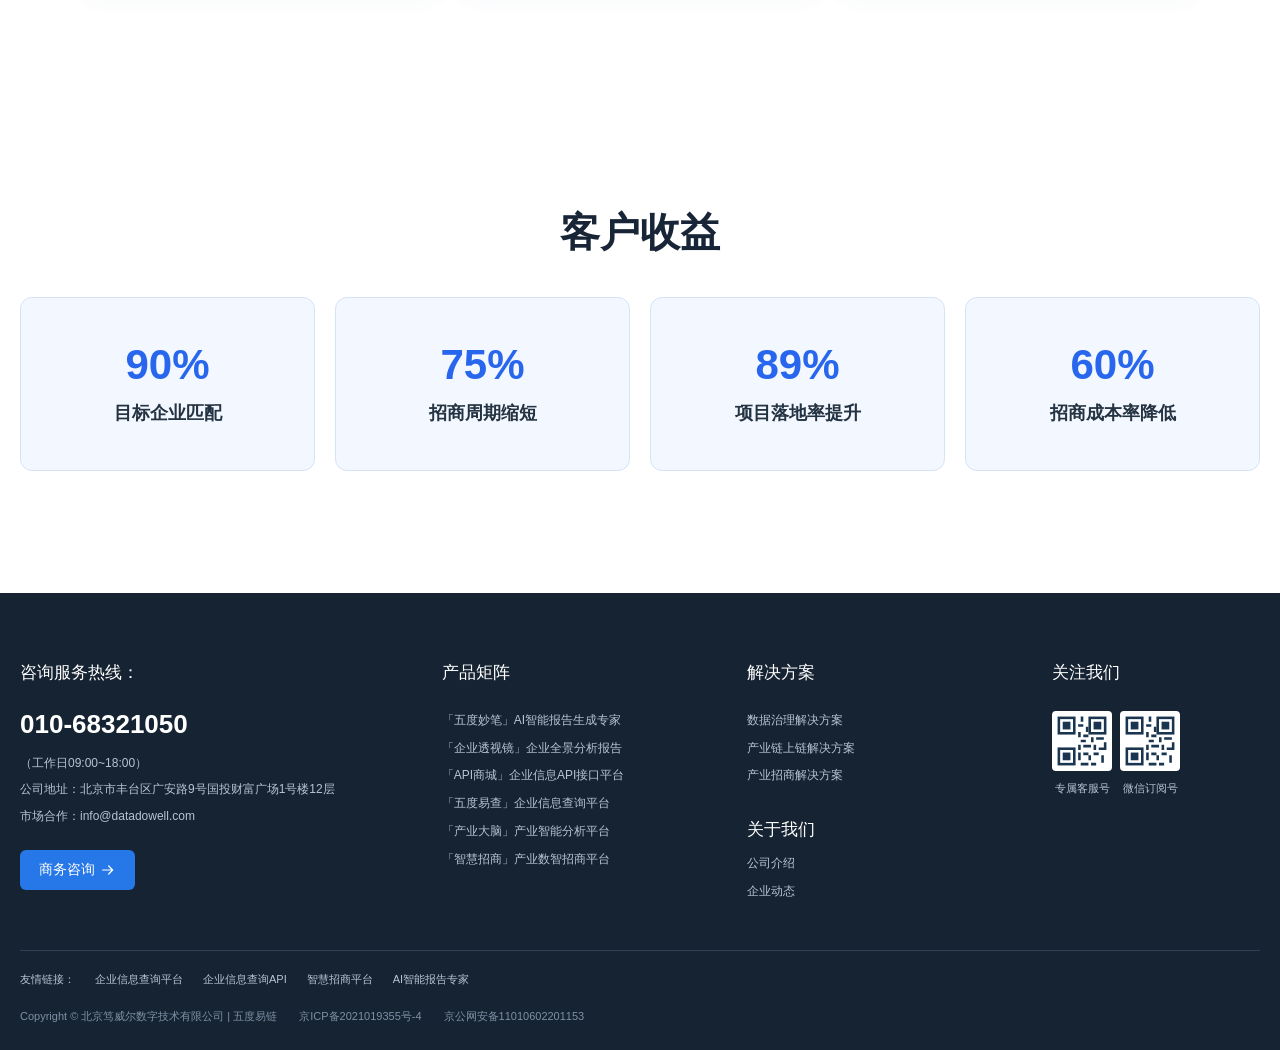
<file: zhaoshang.html>
<!doctype html>
<html lang="zh-CN">
<head>
  <meta charset="UTF-8">
  <meta name="viewport" content="width=device-width, initial-scale=1.0">
  <meta name="description" content="产业精准招商解决方案，提供定方向、选对象、管过程全链路数智招商服务。">
  <title>产业精准招商解决方案 | 五度易链</title>
  <link rel="stylesheet" href="styles.css?v=20260903-3">
</head>
<body class="solution-detail-page" data-solution="zhaoshang"><div id="solution-root"></div><script src="solution-detail.js?v=20260903-3"></script><script src="script.js"></script></body>
</html>
</file>
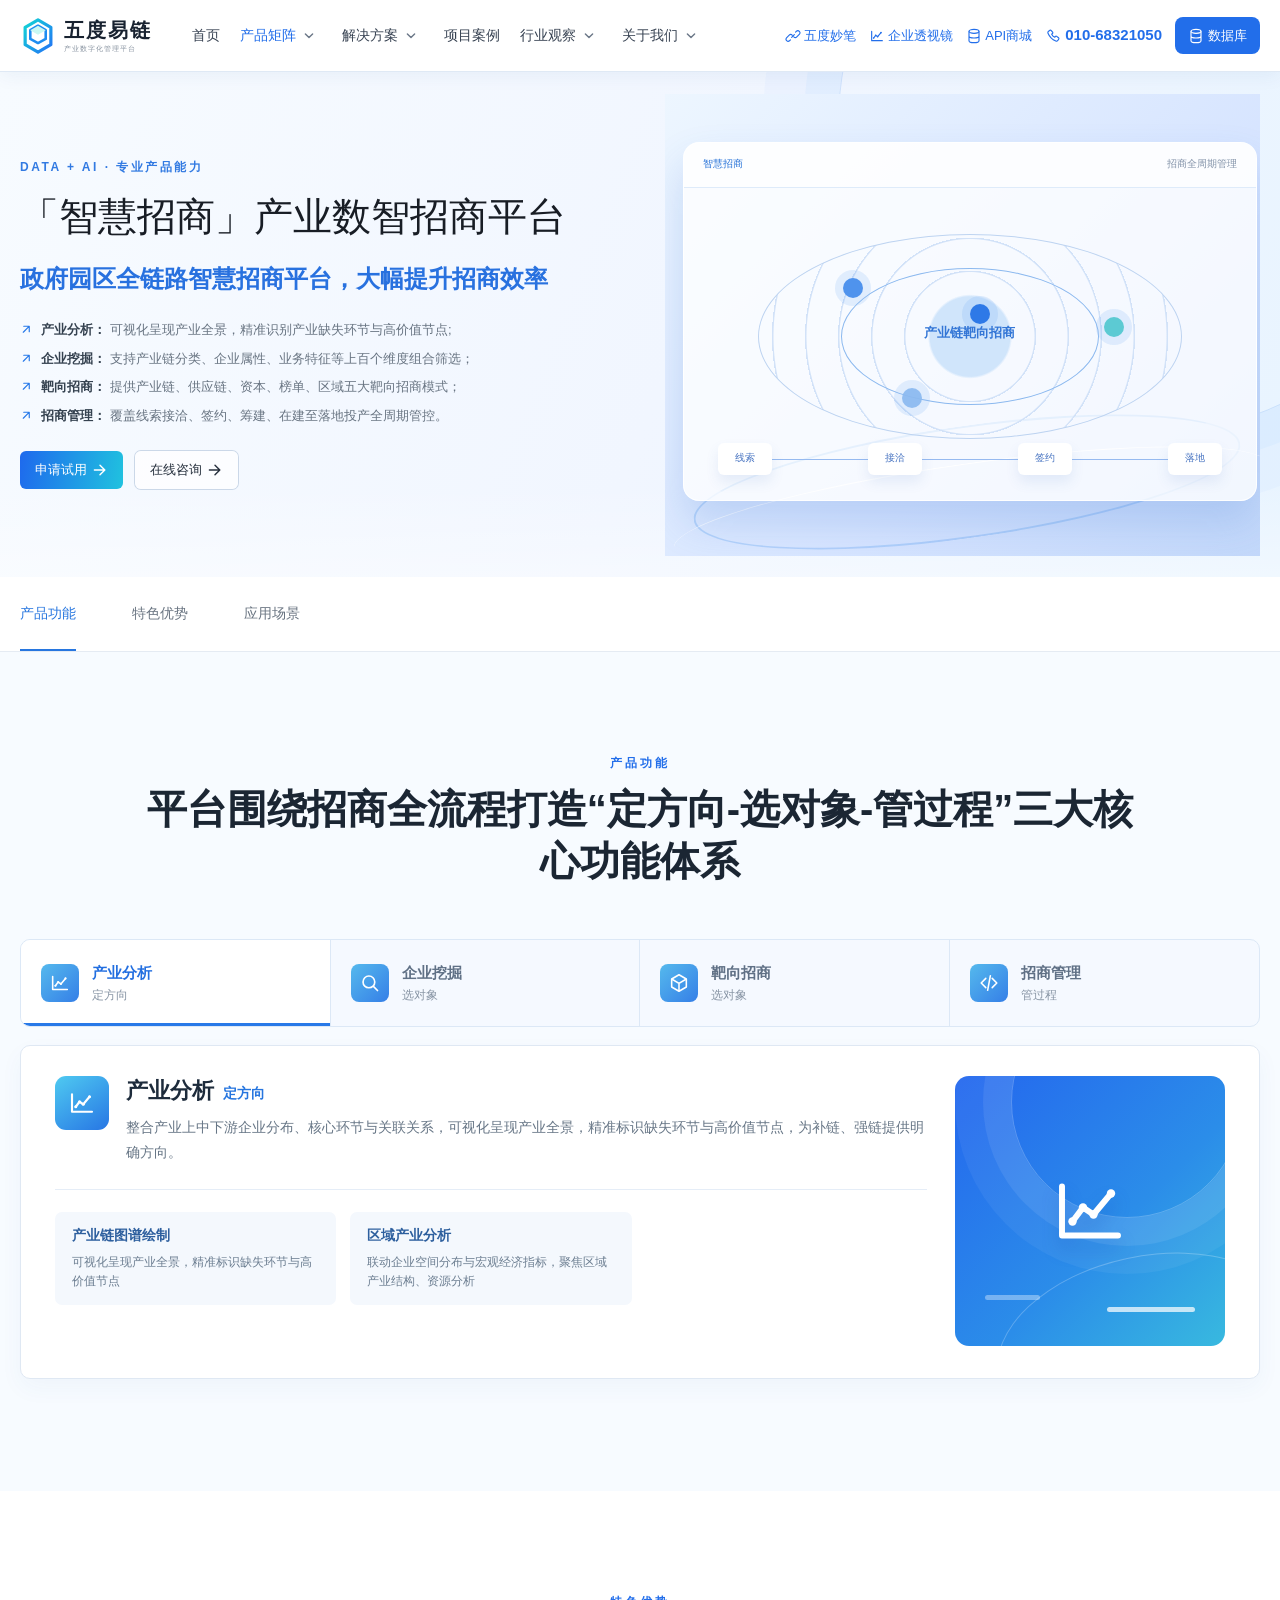
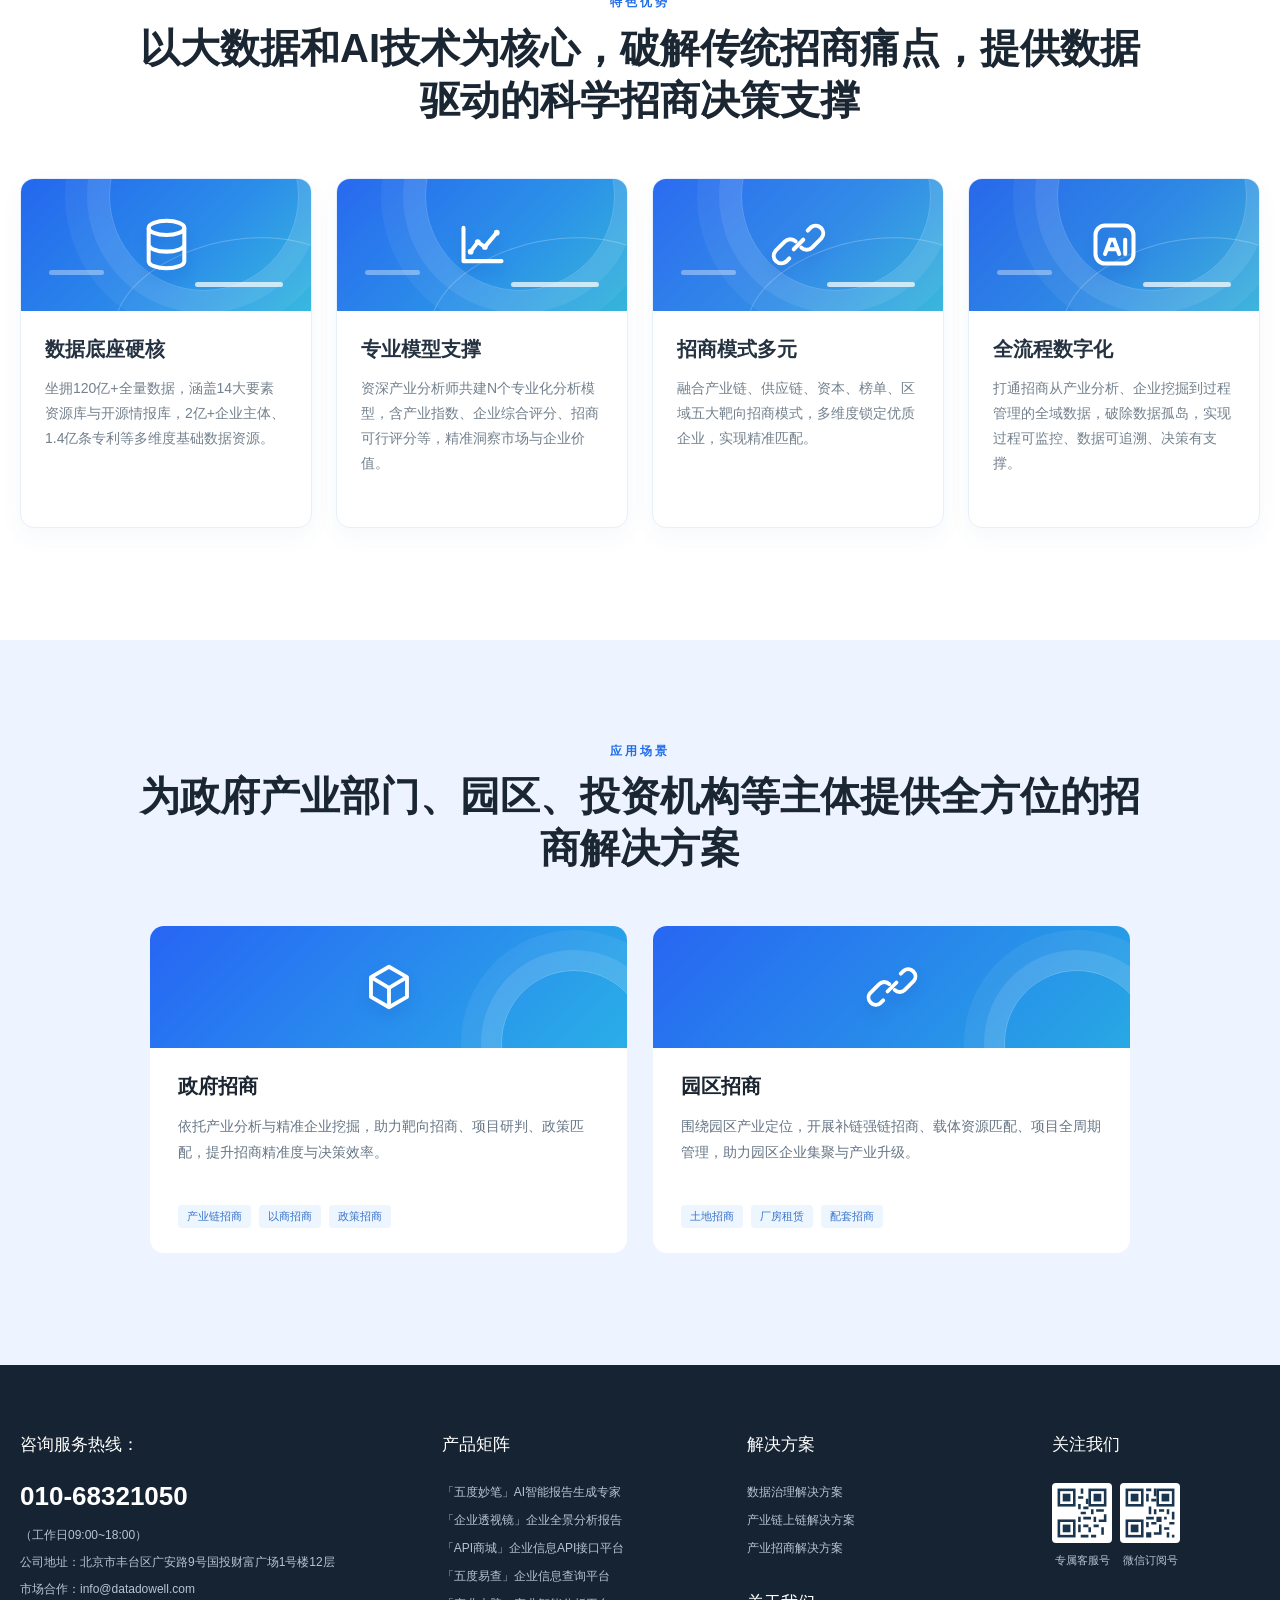
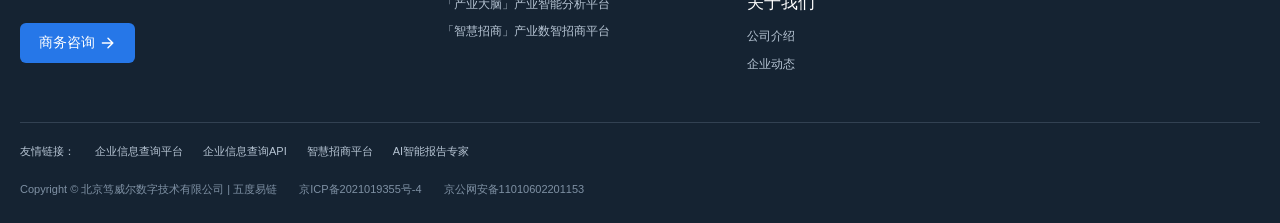
<file: zs.html>
<!doctype html>
<html lang="zh-CN">
<head>
  <meta charset="UTF-8">
  <meta name="viewport" content="width=device-width, initial-scale=1.0">
  <meta name="description" content="智慧招商产业数智招商平台，提供政府园区全链路智慧招商服务。">
  <title>智慧招商 | 五度易链</title>
  <link rel="stylesheet" href="styles.css?v=20260903-3">
</head>
<body class="product-detail-page" data-product="zs"><div id="detail-root"></div><script src="product-detail.js?v=20260903-2"></script><script src="script.js"></script></body>
</html>
</file>
<file: styles.css>
:root {
  --ink: #182230;
  --muted: #6d7784;
  --line: #e5edf7;
  --blue: #226eea;
  --cyan: #20c8df;
  --soft-blue: #edf6ff;
  --pale-blue: #f5f9ff;
  --nav-height: 72px;
  --shadow: 0 12px 32px rgba(38, 99, 183, .08);
}

* { box-sizing: border-box; }
html { scroll-behavior: smooth; }
body { margin: 0; color: var(--ink); background: #fff; font-family: "Microsoft YaHei", "PingFang SC", "Noto Sans CJK SC", Arial, sans-serif; line-height: 1.65; }
a { color: inherit; text-decoration: none; }
button { font: inherit; }
.svg-sprite { position: absolute; width: 0; height: 0; overflow: hidden; }
.container { width: min(1280px, calc(100% - 40px)); margin: 0 auto; }
.site-header { position: fixed; inset: 0 0 auto; z-index: 20; height: var(--nav-height); background: rgba(255,255,255,.96); border-bottom: 1px solid rgba(218, 229, 244, .85); box-shadow: 0 4px 18px rgba(20, 74, 140, .06); backdrop-filter: blur(12px); }
.header-inner { height: 100%; display: flex; align-items: center; gap: 26px; }
.brand { display: inline-flex; align-items: center; gap: 8px; flex: 0 0 auto; }
.brand-mark { width: 36px; height: 36px; }
.brand-text { display: flex; flex-direction: column; line-height: 1.1; white-space: nowrap; }
.brand-text strong { font-size: 20px; letter-spacing: 2px; }
.brand-text small { margin-top: 4px; color: #8893a0; font-size: 7px; letter-spacing: 1px; }
.main-nav { display: flex; align-items: center; gap: 20px; margin-left: 14px; }
.nav-link { color: #374252; font-size: 14px; white-space: nowrap; transition: color .2s ease; }
.nav-link:hover, .nav-link.active { color: var(--blue); }
.nav-dropdown-wrap { position: relative; display: inline-flex; align-items: center; }
.nav-dropdown-wrap:hover > .nav-link, .nav-dropdown-wrap.open > .nav-link { color: var(--blue); }
.dropdown-toggle { display: inline-flex; align-items: center; justify-content: center; width: 26px; height: 32px; padding: 0; color: #6c7888; border: 0; background: transparent; cursor: pointer; }
.dropdown-toggle:hover, .nav-dropdown-wrap:hover .dropdown-toggle { color: var(--blue); }
.dropdown-toggle:focus { outline: none; }
.dropdown-toggle:focus-visible { outline: 2px solid var(--blue); outline-offset: 2px; border-radius: 4px; }
.dropdown-toggle[aria-expanded="true"] { color: var(--blue); }
.dropdown-toggle .tiny-icon { transition: transform .2s ease; }
.dropdown-toggle[aria-expanded="true"] .tiny-icon { transform: rotate(180deg); }
.nav-dropdown { position: absolute; z-index: 25; top: calc(100% + 19px); left: -14px; display: flex; min-width: 292px; padding: 9px; flex-direction: column; border: 1px solid #e3ebf5; border-radius: 8px; background: #fff; box-shadow: 0 14px 28px rgba(27, 76, 139, .14); opacity: 0; pointer-events: none; transform: translateY(6px); transition: opacity .18s ease, transform .18s ease, visibility .18s ease; visibility: hidden; }
.nav-dropdown-wrap:hover .nav-dropdown, .nav-dropdown-wrap.open .nav-dropdown { opacity: 1; pointer-events: auto; transform: translateY(0); visibility: visible; }
.nav-dropdown a { display: block; padding: 9px 11px; color: #435166; font-size: 13px; line-height: 1.35; white-space: nowrap; border-radius: 5px; }
.nav-dropdown a:hover { color: var(--blue); background: #f2f8ff; }
.menu-products .nav-dropdown { min-width: 292px; }
.menu-solutions .nav-dropdown { min-width: 218px; }
.menu-insights .nav-dropdown, .menu-about .nav-dropdown { min-width: 150px; }
.tiny-icon { width: 16px; height: 16px; vertical-align: middle; }
.header-tools { display: flex; align-items: center; gap: 13px; margin-left: auto; white-space: nowrap; }
.tool-link { display: inline-flex; align-items: center; gap: 3px; color: var(--blue); font-size: 13px; }
.phone-link { display: inline-flex; align-items: center; gap: 4px; color: var(--blue); font-size: 15px; font-weight: 700; }
.database-button { display: inline-flex; align-items: center; gap: 4px; padding: 8px 13px; color: #fff; background: var(--blue); border-radius: 8px; font-size: 13px; }
.menu-toggle { display: none; width: 40px; height: 36px; padding: 8px; border: 1px solid var(--line); border-radius: 7px; background: #fff; }
.menu-toggle span { display: block; height: 2px; margin: 4px 0; background: var(--blue); }

.hero-section { position: relative; min-height: 650px; padding-top: var(--nav-height); overflow: hidden; background: linear-gradient(112deg, #f4fbff 0%, #edf6ff 46%, #e3f3ff 100%); }
.hero-backdrop { position: absolute; inset: var(--nav-height) 0 0; pointer-events: none; overflow: hidden; }
.hero-backdrop::before { content: ""; position: absolute; width: 720px; height: 720px; right: -135px; top: -140px; border-radius: 50%; background: radial-gradient(circle at 45% 40%, rgba(255,255,255,.92) 0 12%, rgba(183,225,255,.52) 40%, rgba(113,188,253,.17) 70%, transparent 71%); }
.hero-backdrop::after { content: ""; position: absolute; inset: auto 0 0; height: 150px; background: linear-gradient(180deg, transparent, rgba(255,255,255,.8)); }
.hero-ray { position: absolute; display: block; width: 760px; height: 1px; left: 41%; top: 59%; background: rgba(50, 147, 241, .18); transform-origin: left center; }
.hero-ray-one { transform: rotate(-22deg); }
.hero-ray-two { transform: rotate(16deg); }
.hero-gridline { position: absolute; width: 600px; height: 360px; right: 10%; bottom: 90px; opacity: .28; background: repeating-linear-gradient(90deg, transparent 0 48px, #b4dbf5 49px 50px), repeating-linear-gradient(0deg, transparent 0 48px, #b4dbf5 49px 50px); transform: perspective(380px) rotateX(57deg) rotateZ(-9deg); }
.hero-content { position: relative; display: flex; align-items: center; min-height: 488px; padding-top: 46px; }
.hero-copy { position: relative; z-index: 2; width: 51%; }
.eyebrow, .section-kicker { margin: 0 0 14px; color: var(--blue); font-size: 12px; font-weight: 700; letter-spacing: 2.8px; }
.hero-copy h1 { margin: 0; color: #16202f; font-size: clamp(42px, 4.1vw, 64px); line-height: 1.25; letter-spacing: 1px; font-weight: 500; }
.hero-copy h1 em { color: #1d6eea; font-style: normal; }
.hero-description { max-width: 590px; margin: 24px 0 0; color: #526170; font-size: 16px; }
.hero-actions, .card-actions { display: flex; align-items: center; gap: 12px; margin-top: 26px; }
.button { display: inline-flex; align-items: center; justify-content: center; min-height: 40px; padding: 0 18px; border: 1px solid transparent; border-radius: 6px; font-size: 14px; box-shadow: none; transition: transform .2s ease, background .2s ease, border-color .2s ease; }
.button:hover { transform: translateY(-1px); box-shadow: none; }
.button-primary { color: #fff; border: 0; background: linear-gradient(100deg, #1e69ed, #20c2df); }
.button-light, .button-outline { color: #27313e; border: 0; background: rgba(255,255,255,.84); }
.button-icon { width: 16px; height: 16px; margin-left: 5px; }
.button.small { min-height: 36px; padding: 0 13px; font-size: 13px; }
.hero-visual { position: absolute; right: -12px; bottom: 32px; width: 600px; height: 400px; }
.visual-screen { position: absolute; padding: 14px; border: 1px solid rgba(80, 162, 234, .4); border-radius: 9px; background: rgba(255,255,255,.62); box-shadow: 0 20px 40px rgba(57, 131, 209, .12); transform: skewY(-8deg) rotate(-5deg); }
.screen-large { right: 35px; top: 78px; width: 390px; height: 210px; }
.screen-small { right: 290px; top: 30px; width: 170px; height: 110px; opacity: .83; }
.screen-bar { display: block; width: 30%; height: 9px; border-radius: 4px; background: #36bfe0; box-shadow: 44px 0 #b9eaf2; }
.screen-line { display: block; width: 70%; height: 7px; margin-top: 18px; border-radius: 4px; background: #bdddf3; }
.screen-line.line-two { width: 54%; margin-top: 10px; background: #d9eaf7; }
.screen-chart { position: absolute; right: 22px; bottom: 22px; width: 150px; height: 85px; border-radius: 8px; background: linear-gradient(135deg, rgba(32, 198, 218, .25), rgba(36, 107, 237, .72)); clip-path: polygon(0 68%, 18% 47%, 35% 58%, 53% 18%, 71% 38%, 100% 0, 100% 100%, 0 100%); }
.visual-ring { position: absolute; right: 26px; bottom: 18px; width: 420px; height: 96px; border: 13px solid rgba(39, 192, 220, .56); border-top-color: rgba(24, 111, 231, .6); border-radius: 50%; transform: rotate(-5deg); box-shadow: 0 0 30px rgba(24, 141, 239, .3); }
.visual-orb { position: absolute; right: 148px; bottom: 93px; display: flex; flex-direction: column; align-items: center; justify-content: center; width: 130px; height: 130px; border: 1px solid rgba(35, 137, 240, .5); border-radius: 50%; color: #147ce9; background: radial-gradient(circle at 35% 30%, #fff 0 9%, #a9f4f2 12%, #d6edff 45%, #6ca9fc 100%); box-shadow: 0 14px 26px rgba(47, 123, 219, .24); }
.hero-icon { width: 37px; height: 37px; }
.visual-orb span { margin-top: 2px; font-size: 28px; font-weight: 800; letter-spacing: 1px; }
.visual-label { position: absolute; right: 166px; bottom: 30px; color: #fff; font-size: 16px; font-weight: 700; letter-spacing: 1px; text-shadow: 0 1px 7px #1c7ee6; }
.visual-cube, .visual-cube::before, .visual-cube::after { position: absolute; display: block; width: 44px; height: 44px; border-radius: 7px; background: linear-gradient(135deg, #8df1eb, #397df0); box-shadow: 10px 10px 0 rgba(80, 168, 244, .35); transform: rotate(30deg) skew(-10deg); }
.cube-one { right: 510px; top: 170px; }
.cube-two { right: 70px; top: 44px; width: 32px; height: 32px; opacity: .7; }
.metrics-row { position: relative; z-index: 2; display: grid; grid-template-columns: repeat(4, 1fr); gap: 12px; padding-bottom: 22px; }
.metric-card { display: flex; align-items: center; min-height: 84px; padding: 12px 22px; border: 1px solid rgba(213, 232, 248, .9); border-radius: 8px; background: rgba(255,255,255,.82); box-shadow: 0 8px 20px rgba(69, 137, 204, .06); }
.metric-icon { flex: 0 0 auto; width: 34px; height: 34px; margin-right: 14px; color: #2086ee; }
.metric-card strong { font-size: 31px; font-weight: 500; letter-spacing: -1px; white-space: nowrap; }
.metric-card strong small { font-size: 19px; }
.metric-card span { margin-left: 10px; color: #566575; font-size: 14px; white-space: nowrap; }

.section { padding: 96px 0; }
.section-heading { margin: 0 auto 46px; text-align: center; }
.section-heading .section-kicker { margin-bottom: 8px; }
.section-heading h2 { margin: 0; font-size: clamp(32px, 3.3vw, 46px); line-height: 1.3; letter-spacing: 1px; font-weight: 500; }
.section-heading > p:last-child { margin: 14px auto 0; color: var(--muted); font-size: 15px; }
.product-section { background: #fff; }
.featured-products { display: grid; grid-template-columns: repeat(3, 1fr); gap: 16px; }
.compact-products { display: grid; grid-template-columns: repeat(4, 1fr); gap: 16px; margin-top: 16px; }
.product-card { position: relative; overflow: hidden; border: 1px solid #e6eef9; border-radius: 9px; background: linear-gradient(135deg, #f0f9ff 0%, #f7f3ff 100%); transition: transform .2s ease, box-shadow .2s ease, border-color .2s ease; }
.product-card:hover, .product-card.selected { border-color: #bad9fb; box-shadow: var(--shadow); transform: translateY(-3px); }
.featured-card { display: flex; min-height: 298px; padding: 28px 26px; }
.featured-card .product-copy { position: relative; z-index: 2; display: flex; min-width: 0; width: 100%; flex-direction: column; }
.featured-card h3 { font-size: 22px; line-height: 1.35; }
.product-card h3 { margin: 0; font-size: 25px; line-height: 1.28; font-weight: 500; }
.product-card p { margin: 12px 0 0; color: #647180; font-size: 13px; line-height: 1.7; }
.featured-card .product-card p { max-width: 300px; }
.tag-row { display: flex; flex-wrap: wrap; gap: 8px; margin-top: 16px; }
.tag-row span, .solution-meta span { padding: 3px 8px; border-radius: 3px; color: #2870d7; background: rgba(93, 177, 244, .13); font-size: 11px; }
.featured-card .card-actions { flex-wrap: wrap; gap: 8px; margin-top: auto; padding-top: 20px; }
.product-badge { position: absolute; top: 19px; right: 20px; padding: 4px 10px; border-radius: 15px; color: #fff; background: linear-gradient(100deg, #d24ac3, #b044ef); font-size: 11px; }
.compact-card { display: flex; min-height: 288px; padding: 28px 26px 22px; flex-direction: column; background: #f7f9ff; }
.compact-icon { display: grid; place-items: center; width: 42px; height: 42px; margin-bottom: 20px; color: #1975ef; border-radius: 11px; background: linear-gradient(135deg, #c9eeff, #6f8cf1); box-shadow: 7px 7px 0 rgba(177, 211, 249, .45); }
.compact-icon svg { width: 27px; height: 27px; color: #fff; }
.compact-card h3 { font-size: 22px; }
.compact-card .card-actions { position: static; margin-top: auto; padding-top: 20px; }

.capabilities-section { background: #fbfdff; }
.capability-grid { display: grid; grid-template-columns: repeat(2, 1fr); gap: 18px; }
.capability-card { padding: 26px; border-radius: 10px; background: linear-gradient(135deg, #eaf5ff, #dcebff); }
.capability-header { display: flex; align-items: center; gap: 14px; margin-bottom: 17px; }
.capability-header h3 { margin: 0; font-size: 25px; font-weight: 500; }
.capability-icon { display: grid; place-items: center; width: 35px; height: 35px; color: #176fe8; }
.capability-icon svg { width: 30px; height: 30px; }
.capability-body { position: relative; min-height: 177px; padding: 23px 235px 23px 21px; overflow: hidden; border-radius: 8px; background: #fff; }
.capability-body h4 { position: relative; z-index: 1; margin: 0; color: #146cde; font-size: 17px; line-height: 1.7; }
.capability-body p { position: relative; z-index: 1; margin: 12px 0 0; color: #65727f; font-size: 13px; line-height: 1.75; }
.capability-visual { position: absolute; right: 28px; top: 24px; width: 180px; height: 130px; opacity: .85; }
.visual-cubes span { position: absolute; width: 45px; height: 45px; border-radius: 5px; background: linear-gradient(135deg, #8debe9, #367ef1); transform: rotate(30deg) skew(-8deg); box-shadow: 9px 9px 0 rgba(83, 167, 243, .35); }
.visual-cubes span:nth-child(1) { left: 35px; top: 25px; }.visual-cubes span:nth-child(2) { left: 80px; top: 50px; opacity: .77; }.visual-cubes span:nth-child(3) { left: 73px; top: 3px; opacity: .58; }
.visual-ai .ai-letter { position: absolute; right: 14px; top: 0; color: #236fe7; font-size: 118px; line-height: 1; font-weight: 800; opacity: .68; transform: skew(-12deg); }
.visual-ai .ai-beam { position: absolute; right: 15px; top: 50px; width: 130px; height: 65px; border-radius: 50%; border: 8px solid rgba(33, 182, 232, .42); transform: rotate(-25deg); }
.visual-code span { position: absolute; right: 15px; top: 16px; padding: 24px 17px; border: 1px solid #6db4ef; border-radius: 9px; color: #207de7; background: #eaf7ff; font-size: 27px; font-weight: 800; box-shadow: -12px 12px 0 #d4ecff, -24px 24px 0 #e6f4ff; }
.visual-code i { position: absolute; right: 115px; width: 42px; height: 7px; border-radius: 4px; background: #9bd0f5; }.visual-code i:nth-of-type(1) { top: 30px; }.visual-code i:nth-of-type(2) { top: 47px; width: 28px; }
.visual-business span { position: absolute; border-radius: 50%; background: linear-gradient(135deg, #83f0ec, #2876ed); }.visual-business span:nth-child(1) { right: 10px; top: 12px; width: 92px; height: 92px; }.visual-business span:nth-child(2) { right: 38px; top: 35px; width: 66px; height: 66px; opacity: .62; }.visual-business span:nth-child(3) { right: 69px; top: 62px; width: 40px; height: 40px; opacity: .78; }

.solutions-section { background: #fff; }
.solution-grid { display: grid; grid-template-columns: repeat(3, 1fr); gap: 16px; }
.solution-card { overflow: hidden; border: 1px solid #e3eaf4; border-radius: 9px; background: #fff; box-shadow: 0 8px 25px rgba(40, 91, 160, .05); }
.solution-visual { position: relative; height: 202px; overflow: hidden; background: linear-gradient(135deg, #eaf7ff, #d9e7ff); }
.solution-visual::before { content: ""; position: absolute; width: 260px; height: 260px; top: -96px; right: -30px; border: 1px solid rgba(50, 127, 234, .17); border-radius: 50%; box-shadow: 0 0 0 30px rgba(102, 174, 245, .07), 0 0 0 62px rgba(102, 174, 245, .05); }
.solution-window { position: absolute; left: 53px; top: 57px; width: 190px; height: 92px; border: 5px solid rgba(255,255,255,.85); border-radius: 8px; background: linear-gradient(135deg, #d5f9ff, #7aaaf3); transform: skewY(-10deg); box-shadow: 0 12px 24px rgba(61, 130, 222, .25); }.solution-window::after { content: ""; position: absolute; left: 22px; right: 22px; top: 26px; height: 22px; border: 4px solid rgba(255,255,255,.83); border-radius: 4px; }
.solution-link { position: absolute; left: 210px; top: 41px; width: 38px; height: 38px; border: 6px solid #2586ef; border-radius: 10px; transform: rotate(-22deg); box-shadow: -75px 72px 0 -6px #52cfe1; }.solution-dot { position: absolute; left: 35px; top: 32px; width: 16px; height: 16px; border-radius: 50%; background: #23cbd8; }
.solution-chain .chain-ring { position: absolute; left: 89px; top: 31px; width: 178px; height: 143px; border: 12px solid rgba(255,255,255,.8); border-radius: 50%; transform: rotate(-25deg); box-shadow: 0 11px 0 rgba(39, 119, 234, .23); }.chain-arrow { position: absolute; left: 145px; top: 70px; width: 71px; height: 42px; border-top: 10px solid #2281ed; border-right: 10px solid #2281ed; transform: rotate(-22deg); }.chain-block { position: absolute; left: 47px; bottom: 22px; width: 32px; height: 32px; border-radius: 6px; background: #7edbed; box-shadow: 35px 19px #b1d8ff, 181px -1px #6999f0; }
.solution-investment .investment-base { position: absolute; left: 66px; bottom: 28px; width: 228px; height: 52px; border-radius: 50%; background: linear-gradient(100deg, #92eced, #4e8df1); box-shadow: 0 -12px 0 rgba(255,255,255,.78); }.investment-bars { position: absolute; left: 136px; bottom: 77px; width: 102px; height: 82px; background: linear-gradient(90deg, #187df1 0 19%, transparent 19% 30%, #5fc9e6 30% 50%, transparent 50% 61%, #a8deed 61% 82%, transparent 82%); clip-path: polygon(0 25%, 22% 25%, 22% 100%, 0 100%, 0 14%, 33% 14%, 33% 100%, 45% 100%, 45% 3%, 77% 3%, 77% 100%, 100% 100%, 100% 0, 0 0); }.investment-cube { position: absolute; right: 46px; top: 48px; width: 40px; height: 40px; border-radius: 6px; background: #bddfff; transform: rotate(30deg); box-shadow: 13px 13px 0 #6e9bed; }
.solution-copy { padding: 26px 24px 25px; }.solution-copy h3 { margin: 0; font-size: 23px; font-weight: 500; }.solution-copy p { min-height: 126px; margin: 13px 0 0; color: #677483; font-size: 13px; line-height: 1.75; }.solution-meta { display: flex; flex-wrap: wrap; gap: 7px; margin-top: 13px; }.solution-copy .card-actions { margin-top: 19px; }


.news-section { position: relative; overflow: hidden; background: linear-gradient(130deg, #1d6fe5, #71b9f3); }.news-section::before { content: ""; position: absolute; inset: 0; opacity: .2; background: repeating-linear-gradient(130deg, transparent 0 82px, #fff 83px 84px); transform: translateX(-30px); }.news-section .container { position: relative; }.light-heading h2 { color: #fff; }.light-heading > p:last-child { color: rgba(255,255,255,.8); }.light-heading .section-kicker { color: #d7f6ff; }.news-grid { display: grid; grid-template-columns: repeat(2, 1fr); gap: 18px; }.news-column { padding: 24px; border-radius: 10px; background: rgba(255,255,255,.12); }.news-column-title { display: flex; justify-content: space-between; align-items: center; padding: 0 2px 18px; }.news-column-title h3 { margin: 0; color: #fff; font-size: 22px; font-weight: 500; }.news-column-title a { display: inline-flex; align-items: center; color: #effaff; font-size: 13px; }.news-item { display: flex; align-items: flex-end; justify-content: space-between; gap: 16px; min-height: 144px; margin-top: 12px; padding: 20px; border-radius: 8px; background: #fff; }.news-item h4 { max-width: 420px; margin: 6px 0 0; font-size: 17px; line-height: 1.5; font-weight: 500; }.news-item p { max-width: 430px; margin: 9px 0 0; color: #84909e; font-size: 12px; line-height: 1.65; }.news-item time { flex: 0 0 auto; color: #202c3c; font-size: 14px; font-weight: 600; }.news-label { color: #2182ea; font-size: 11px; }

.partners-section { padding-bottom: 105px; }.partner-grid { display: grid; grid-template-columns: repeat(6, 1fr); gap: 16px; }.partner-logo { display: grid; place-items: center; min-height: 90px; border: 1px solid #e4ebf5; border-radius: 8px; background: #fff; color: #6e7e8f; font-size: 15px; font-weight: 700; box-shadow: 0 6px 18px rgba(47, 89, 145, .05); }.logo-red { color: #cf6672; }.logo-blue { color: #3794dc; }.logo-green { color: #438d70; }.logo-orange { color: #de9750; }.logo-navy { color: #24719b; }.logo-cyan { color: #178ba5; }
.site-footer { padding: 66px 0 25px; color: #b6c4d3; background: #152332; }.footer-grid { display: grid; grid-template-columns: 1.45fr 1fr 1fr .8fr; gap: 46px; }.site-footer h3 { margin: 0 0 16px; color: #fff; font-size: 17px; font-weight: 500; }.footer-contact .footer-phone { display: inline-block; margin-bottom: 1px; color: #fff; font-size: 26px; font-weight: 600; }.footer-contact p { margin: 7px 0; font-size: 12px; line-height: 1.65; }.footer-button { margin-top: 16px; color: #fff; background: #2677e8; }.footer-column { display: flex; flex-direction: column; gap: 8px; }.footer-column > a { color: #b6c4d3; font-size: 12px; }.footer-column > a:hover, .footer-bottom a:hover { color: #fff; }.footer-subtitle { margin-top: 22px !important; margin-bottom: 2px !important; }.qr-placeholder { width: 94px; height: 94px; border-radius: 7px; background: repeating-linear-gradient(45deg, #fff 0 4px, #d8e4f0 4px 7px); }.qr-placeholder span { display: block; width: 44px; height: 44px; margin: 25px; border: 5px solid #223d5c; }.social-labels { display: flex; gap: 18px; font-size: 11px; }.footer-bottom { margin-top: 48px; padding-top: 19px; border-top: 1px solid rgba(197, 215, 236, .17); font-size: 11px; }.footer-bottom > a { margin-left: 20px; color: #b6c4d3; }.copyright { display: flex; gap: 22px; margin-top: 19px; color: #7f91a4; }.copyright a { color: #7f91a4; }
.floating-rail { position: fixed; z-index: 15; right: 24px; top: 43%; display: flex; flex-direction: column; overflow: hidden; border: 1px solid #e1eaf4; border-radius: 10px; background: rgba(255,255,255,.96); box-shadow: 0 8px 25px rgba(52, 96, 160, .13); }.rail-item { display: flex; min-width: 70px; min-height: 70px; flex-direction: column; align-items: center; justify-content: center; gap: 4px; color: #5d6876; border: 0; border-bottom: 1px solid #edf1f6; background: transparent; font-size: 12px; cursor: pointer; }.rail-item:last-child { border-bottom: 0; }.rail-item svg { width: 24px; height: 24px; }.rail-item:hover { color: var(--blue); background: #f4f9ff; }.rail-primary { color: #fff; background: linear-gradient(180deg, #2174ed, #2acde0); }.rail-primary:hover { color: #fff; background: linear-gradient(180deg, #1767df, #22bfd2); }.rail-top { min-height: 52px; }.rail-top svg { width: 22px; height: 22px; }
.news-item { flex-direction: column; align-items: stretch; }
.news-item > div { display: flex; flex: 1; flex-direction: column; }
.news-item h4 { margin-top: 0; }
.news-item time { align-self: flex-end; margin-top: auto; }
.qr-list { display: flex; gap: 14px; align-items: flex-start; }
.qr-item { display: flex; align-items: center; gap: 8px; flex-direction: column; color: #b6c4d3; font-size: 11px; white-space: nowrap; }
.qr-code { width: 78px; height: 78px; padding: 4px; border-radius: 4px; background: #fff; }
@media (min-width: 961px) { .social-column { padding-right: 80px; }.qr-list { gap: 8px; }.qr-code { width: 60px; height: 60px; padding: 3px; } }

@media (max-width: 1180px) { .header-inner { gap: 15px; }.main-nav { gap: 13px; margin-left: 0; }.header-tools { gap: 8px; }.tool-link { font-size: 11px; }.phone-link { font-size: 13px; }.database-button { padding: 8px 10px; }.hero-visual { right: -100px; }.capability-body { padding-right: 190px; }.capability-visual { right: 10px; transform: scale(.82); transform-origin: right center; } }
@media (max-width: 960px) { :root { --nav-height: 64px; }.container { width: min(100% - 36px, 720px); }.menu-toggle { display: block; margin-left: auto; }.main-nav, .header-tools { display: none; }.main-nav.open { position: absolute; top: var(--nav-height); left: 0; right: 0; display: flex; flex-direction: column; align-items: stretch; gap: 0; padding: 8px 18px 18px; border-bottom: 1px solid var(--line); background: #fff; box-shadow: 0 12px 20px rgba(30, 77, 138, .1); }.main-nav.open .nav-link { padding: 11px 0; border-bottom: 1px solid #eff3f8; }.main-nav.open .nav-link:last-child { border-bottom: 0; }.hero-section { min-height: auto; }.hero-content { min-height: 520px; padding-top: 68px; }.hero-copy { width: 60%; }.hero-copy h1 { font-size: 46px; }.hero-description { font-size: 14px; }.hero-visual { right: -180px; opacity: .75; }.metrics-row { grid-template-columns: repeat(2, 1fr); padding-bottom: 24px; }.featured-products { grid-template-columns: 1fr; }.featured-card { min-height: 280px; }.compact-products { grid-template-columns: repeat(2, 1fr); }.solution-grid { grid-template-columns: 1fr; }.solution-card { display: grid; grid-template-columns: 38% 62%; }.solution-visual { height: 100%; min-height: 230px; }.solution-copy p { min-height: auto; }.partner-grid { grid-template-columns: repeat(3, 1fr); }.footer-grid { grid-template-columns: repeat(2, 1fr); }.floating-rail { right: 12px; } }
@media (max-width: 640px) { .container { width: calc(100% - 28px); }.brand-mark { width: 32px; height: 32px; }.brand-text strong { font-size: 18px; }.brand-text small { display: none; }.hero-content { min-height: 630px; padding-top: 54px; }.hero-copy { width: 100%; padding-right: 38px; }.hero-copy h1 { font-size: 35px; }.hero-description { max-width: 320px; }.hero-visual { right: -162px; bottom: 70px; width: 500px; height: 350px; opacity: .52; }.hero-actions { position: relative; z-index: 3; }.metrics-row { grid-template-columns: 1fr 1fr; gap: 8px; }.metric-card { min-height: 70px; padding: 9px 8px; }.metric-icon { width: 25px; height: 25px; margin-right: 6px; }.metric-card strong { font-size: 21px; }.metric-card strong small { font-size: 14px; }.metric-card span { margin-left: 5px; font-size: 10px; }.section { padding: 70px 0; }.section-heading { margin-bottom: 31px; }.section-heading h2 { font-size: 30px; }.section-heading > p:last-child { font-size: 13px; }.featured-card { padding: 25px 20px; }.featured-card .product-copy { width: 82%; }.featured-card h3 { white-space: normal; font-size: 21px; }.product-card h3 { font-size: 22px; }.product-visual { right: -28px; opacity: .55; }.compact-products { grid-template-columns: 1fr; }.compact-card { min-height: 270px; }.capability-grid { grid-template-columns: 1fr; }.capability-card { padding: 18px; }.capability-header h3 { font-size: 22px; }.capability-body { min-height: 240px; padding: 20px 19px 150px; }.capability-visual { top: auto; right: 19px; bottom: 8px; transform: scale(.72); transform-origin: right bottom; }.solution-card { display: block; }.solution-visual { min-height: 198px; height: 198px; }.solution-copy { padding: 22px 19px 22px; }.solution-copy h3 { font-size: 21px; }.news-grid { grid-template-columns: 1fr; }.news-column { padding: 16px; }.news-item { min-height: 0; padding: 16px; }.news-item h4 { font-size: 15px; }.news-item p { font-size: 11px; }.news-item time { font-size: 11px; }.partner-grid { grid-template-columns: repeat(2, 1fr); gap: 10px; }.partner-logo { min-height: 72px; font-size: 12px; }.footer-grid { grid-template-columns: 1fr; gap: 32px; }.footer-bottom > a { display: inline-block; margin: 6px 12px 0 0; }.copyright { flex-direction: column; gap: 5px; }.floating-rail { display: none; } }

.detail-feature-card .detail-item-points { display: grid; gap: 7px; margin: 16px 0 0; padding: 0; list-style: none; }
.detail-feature-card .detail-item-points li { position: relative; padding-left: 14px; color: #4d6c91; font-size: 12px; line-height: 1.55; }
.detail-feature-card .detail-item-points li::before { content: ""; position: absolute; top: .65em; left: 0; width: 5px; height: 5px; border-radius: 50%; background: #3f8be9; }
.detail-item-tags { display: flex; flex-wrap: wrap; gap: 8px; margin-top: 18px; }
.detail-item-tags span { padding: 5px 9px; border-radius: 4px; color: #3974c9; background: #edf5ff; font-size: 11px; line-height: 1.2; }
.detail-feature-tabs { display: grid; gap: 18px; }
.detail-feature-tab-list { display: grid; grid-template-columns: repeat(4, minmax(0, 1fr)); overflow: hidden; border: 1px solid #dce8f6; border-radius: 10px; background: #f5f9ff; }
.detail-feature-tab { display: flex; align-items: center; gap: 13px; min-height: 86px; padding: 16px 20px; border: 0; border-right: 1px solid #dce8f6; color: #607186; background: transparent; text-align: left; cursor: pointer; }
.detail-feature-tab:last-child { border-right: 0; }
.detail-feature-tab:hover, .detail-feature-tab.is-active { color: #236fe0; background: #fff; }
.detail-feature-tab.is-active { box-shadow: inset 0 -3px 0 #2879e8; }
.detail-feature-tab-icon { display: grid; flex: 0 0 38px; width: 38px; height: 38px; place-items: center; border-radius: 8px; color: #fff; background: linear-gradient(135deg, #55b9ed, #357fe7); }
.detail-feature-tab-icon svg { width: 22px; height: 22px; }
.detail-feature-tab-copy { display: flex; min-width: 0; flex-direction: column; gap: 4px; }
.detail-feature-tab-copy strong { color: currentColor; font-size: 15px; line-height: 1.35; font-weight: 600; }
.detail-feature-tab-copy small { color: #8794a4; font-size: 12px; line-height: 1.2; }
.detail-feature-panels { min-height: 252px; }
.detail-feature-panel { padding: 30px 34px 32px; border: 1px solid #dfe8f3; border-radius: 10px; background: #fff; box-shadow: 0 9px 23px rgba(42, 91, 157, .045); }
.detail-feature-panel[hidden] { display: none; }
.detail-feature-panel-heading { display: grid; grid-template-columns: 54px minmax(0, 1fr); gap: 17px; align-items: start; }
.detail-feature-panel-icon { display: grid; width: 54px; height: 54px; place-items: center; border-radius: 11px; color: #fff; background: linear-gradient(145deg, #4fcaf1, #2776e4); }
.detail-feature-panel-icon svg { width: 30px; height: 30px; }
.detail-feature-panel h3 { display: flex; align-items: baseline; gap: 9px; margin: 0; color: #1d2b3b; font-size: 22px; line-height: 1.35; font-weight: 600; }
.detail-feature-panel h3 small { color: #2776df; font-size: 14px; font-weight: 600; }
.detail-feature-panel-heading p { max-width: 900px; margin: 10px 0 0; color: #677686; font-size: 14px; line-height: 1.75; }
.detail-feature-item-grid { display: grid; grid-template-columns: repeat(3, minmax(0, 1fr)); gap: 14px; margin-top: 25px; padding-top: 22px; border-top: 1px solid #e5edf7; }
.detail-feature-item-grid article { min-height: 76px; padding: 14px 17px; border-radius: 7px; background: #f4f8fd; }
.detail-feature-item-grid h4 { margin: 0; color: #2d5f9e; font-size: 14px; line-height: 1.4; font-weight: 600; }
.detail-feature-item-grid p { margin: 7px 0 0; color: #6c7e91; font-size: 12px; line-height: 1.6; }
@media (max-width: 960px) {
  .main-nav.open > .nav-dropdown-wrap { display: flex; flex-wrap: wrap; align-items: center; border-bottom: 1px solid #eff3f8; }
  .main-nav.open > .nav-dropdown-wrap > .nav-link { flex: 1; }
  .main-nav.open > .nav-dropdown-wrap > .dropdown-toggle { flex: 0 0 42px; justify-content: flex-end; }
  .main-nav.open .nav-dropdown { position: static; flex-basis: 100%; width: 100%; min-width: 0 !important; padding: 0 0 6px 14px; border: 0; border-radius: 0; background: transparent; box-shadow: none; transform: none; transition: none; }
  .main-nav.open .nav-dropdown-wrap:not(.open) .nav-dropdown { display: none; }
  .main-nav.open .nav-dropdown-wrap.open .nav-dropdown { display: flex; opacity: 1; pointer-events: auto; visibility: visible; }
  .main-nav.open .nav-dropdown a { padding: 8px 0; white-space: normal; }
}

/* Product matrix page */
.products-page { background: #f4f6f9; }
.products-main { padding: calc(var(--nav-height) + 16px) 0 36px; }
.products-list { display: flex; flex-direction: column; gap: 24px; }
.product-detail-card { position: relative; display: grid; grid-template-columns: minmax(390px, .6fr) minmax(0, 1fr); gap: 40px; min-height: 564px; padding: 34px 28px 34px 54px; overflow: hidden; border-radius: 24px; background: #fff; box-shadow: 0 9px 25px rgba(35, 77, 126, .035); }
.product-detail-copy { align-self: center; min-width: 0; padding: 6px 0; }
.product-detail-copy h1, .product-detail-copy h2 { margin: 0; color: #171b22; font-size: 43px; line-height: 1.2; font-weight: 500; letter-spacing: 0; }
.product-detail-intro { max-width: 470px; margin: 23px 0 0; color: #424b57; font-size: 16px; line-height: 1.75; font-weight: 600; }
.product-points { display: flex; flex-direction: column; gap: 11px; margin: 35px 0 0; padding: 0; list-style: none; }
.product-points li { display: flex; align-items: flex-start; gap: 12px; color: #6b747e; font-size: 14px; line-height: 1.65; }
.product-points li svg { flex: 0 0 auto; width: 20px; height: 20px; margin-top: 2px; color: #2676e8; }
.product-detail-actions { display: flex; align-items: center; gap: 14px; margin-top: 28px; }
.product-detail-actions .button { min-height: 38px; padding: 0 16px; font-size: 14px; }
.product-detail-actions .button-outline { border: 0; background: #f3f5f8; }
.product-detail-actions .button-outline:hover { color: var(--blue); background: #eaf3ff; }
.product-detail-visual { position: relative; min-height: 496px; overflow: hidden; border-radius: 0 17px 17px 0; background: #dceaff; }
.product-detail-visual::before, .product-detail-visual::after { content: ""; position: absolute; pointer-events: none; }
.visual-report { background: linear-gradient(135deg, #7398f8 0%, #9db8ff 46%, #eff3ff 100%); }
.visual-api { background: linear-gradient(135deg, #5c96ec 0%, #a8d8ff 61%, #eef8ff 100%); }
.visual-insight { background: linear-gradient(135deg, #6a8df3 0%, #bdd5ff 56%, #eef5ff 100%); }
.visual-industry { background: linear-gradient(135deg, #739cf5 0%, #a8c8fa 56%, #edf4ff 100%); }
.visual-investment { background: linear-gradient(135deg, #6d94ef 0%, #b0c8fb 55%, #edf3ff 100%); }
.visual-research { background: linear-gradient(135deg, #6697ef 0%, #afd9f6 57%, #eef8ff 100%); }
.visual-search { background: linear-gradient(135deg, #6e93ee 0%, #b8d4fd 56%, #eff6ff 100%); }
.product-detail-visual::before { width: 410px; height: 410px; top: -166px; right: -88px; border: 1px solid rgba(255,255,255,.58); border-radius: 50%; box-shadow: 0 0 0 30px rgba(255,255,255,.11), 0 0 0 66px rgba(255,255,255,.08); }
.product-detail-visual::after { width: 520px; height: 150px; right: -58px; bottom: -55px; border: 1px solid rgba(255,255,255,.42); border-radius: 50%; transform: rotate(-9deg); box-shadow: 0 0 0 24px rgba(255,255,255,.08), 0 0 0 48px rgba(255,255,255,.06); }
.visual-surface { position: absolute; z-index: 1; top: 49px; right: 45px; bottom: 78px; left: 45px; overflow: hidden; border: 1px solid rgba(255,255,255,.9); border-radius: 15px; background: rgba(255,255,255,.76); box-shadow: 0 18px 35px rgba(53, 104, 202, .2); }
.surface-top { display: flex; align-items: center; justify-content: space-between; height: 48px; padding: 0 21px; border-bottom: 1px solid #e0eafa; color: #31445f; background: rgba(255,255,255,.72); font-size: 11px; }
.surface-brand { color: #1b63d2; font-weight: 700; }
.surface-status { color: #7c8ca2; }
.surface-heading { position: relative; z-index: 1; margin: 54px 0 0 58px; color: #4a78db; font-size: 18px; line-height: 1.8; }
.surface-heading strong { color: #245fc9; font-size: 24px; font-weight: 600; }
.surface-lines { position: absolute; left: 59px; bottom: 91px; width: 290px; }
.surface-lines i { display: block; height: 9px; margin-top: 13px; border-radius: 4px; background: #c8daf8; }
.surface-lines i:nth-child(2) { width: 75%; background: #dce8fa; }.surface-lines i:nth-child(3) { width: 88%; }.surface-lines i:nth-child(4) { width: 61%; background: #dce8fa; }
.surface-report-card { position: absolute; right: 35px; bottom: 29px; display: flex; min-width: 250px; padding: 16px 20px; flex-direction: column; border-radius: 10px; color: #6d7f99; background: #fff; box-shadow: 0 12px 26px rgba(63, 113, 206, .15); }
.surface-report-card span { color: #7392c5; font-size: 11px; }.surface-report-card strong { margin-top: 5px; color: #2d6bdd; font-size: 16px; }.surface-report-card em { margin-top: 8px; color: #9ba8b8; font-size: 10px; font-style: normal; }
.visual-report::after { z-index: 0; }.visual-report .visual-surface::after { content: "AI"; position: absolute; right: 43px; top: 55px; color: rgba(73, 133, 238, .15); font-size: 118px; font-weight: 800; line-height: 1; transform: skew(-10deg); }
.visual-caption { position: absolute; z-index: 2; right: 72px; bottom: 34px; display: inline-flex; align-items: center; gap: 9px; padding: 10px 15px; border-radius: 8px; color: #2671dd; background: rgba(255,255,255,.92); box-shadow: 0 10px 20px rgba(42, 93, 177, .14); font-size: 12px; font-weight: 600; }
.visual-caption svg { width: 20px; height: 20px; }
.surface-sidebar { position: absolute; top: 48px; bottom: 0; left: 0; width: 95px; padding: 25px 16px; border-right: 1px solid #e0eafa; background: rgba(244,249,255,.82); }.surface-sidebar i { display: block; width: 52px; height: 7px; margin: 0 0 20px; border-radius: 3px; background: #c4d7f4; }.surface-sidebar i:first-child { width: 62px; background: #6da7ee; }
.surface-api-body { margin-left: 95px; }.surface-api-body .surface-top { padding-left: 22px; }.api-title { margin: 47px 0 0 42px; color: #5578b6; font-size: 16px; }.api-title strong { display: block; margin-top: 8px; color: #276fdf; font-size: 23px; font-weight: 600; }.api-search { position: absolute; right: 34px; bottom: 73px; left: 137px; display: flex; align-items: center; gap: 10px; padding: 14px 17px; border-radius: 9px; color: #6d7e99; background: #fff; box-shadow: 0 12px 26px rgba(64, 115, 200, .14); font-size: 12px; }.api-search svg { width: 23px; height: 23px; color: #287ce6; }.api-search em { margin-left: auto; color: #8ca0bb; font-size: 10px; font-style: normal; }.api-stats { position: absolute; right: 32px; bottom: 23px; left: 138px; display: flex; gap: 18px; color: #7c8ca2; font-size: 10px; }.api-stats span { display: flex; gap: 4px; flex-direction: column; }.api-stats b { color: #3d76d5; font-size: 14px; font-weight: 600; }
.visual-network { position: absolute; z-index: 1; inset: 0; }.network-line { position: absolute; height: 1px; background: rgba(255,255,255,.8); transform-origin: left center; }.line-a { top: 236px; left: 232px; width: 180px; transform: rotate(-35deg); }.line-b { top: 246px; left: 238px; width: 194px; transform: rotate(26deg); }.line-c { top: 252px; left: 239px; width: 176px; transform: rotate(79deg); }.network-node { position: absolute; z-index: 1; display: grid; place-items: center; width: 93px; height: 42px; border: 1px solid rgba(255,255,255,.75); border-radius: 8px; color: #3871d2; background: rgba(255,255,255,.9); box-shadow: 0 8px 17px rgba(53, 103, 194, .15); font-size: 10px; }.node-main { top: 210px; left: 182px; width: 112px; height: 80px; gap: 4px; border-radius: 50%; color: #fff; background: linear-gradient(135deg, #4489ee, #6bd9e6); font-size: 10px; }.node-main svg { width: 26px; height: 26px; }.node-main b { font-weight: 600; }.node-one { top: 125px; left: 92px; }.node-two { top: 129px; right: 86px; }.node-three { right: 70px; bottom: 132px; }.network-report { position: absolute; right: 43px; bottom: 55px; display: flex; width: 230px; padding: 16px; flex-direction: column; border-radius: 10px; color: #657894; background: #fff; box-shadow: 0 12px 22px rgba(55, 105, 191, .16); }.network-report span { font-size: 11px; }.network-report strong { margin-top: 5px; color: #2d6bdd; font-size: 16px; }.network-report i { width: 74%; height: 6px; margin-top: 13px; border-radius: 3px; background: #d5e3fa; }.network-report i:last-child { width: 52%; margin-top: 8px; background: #e6eefb; }
.industry-surface { padding: 0 29px; }.industry-chart { position: absolute; right: 47px; bottom: 83px; left: 47px; height: 220px; display: flex; align-items: flex-end; gap: 26px; padding: 0 26px 0 34px; border-bottom: 1px solid #bad0f3; }.chart-grid { position: absolute; inset: 0 0 0 0; background: repeating-linear-gradient(0deg, transparent 0 43px, #dce8fa 44px 45px); }.industry-chart i { position: relative; z-index: 1; display: block; width: 42px; border-radius: 6px 6px 0 0; background: linear-gradient(180deg, #5c9cf2, #b3e9f0); }.industry-chart i:nth-of-type(1) { height: 76px; }.industry-chart i:nth-of-type(2) { height: 132px; }.industry-chart i:nth-of-type(3) { height: 105px; }.industry-chart i:nth-of-type(4) { height: 174px; }.industry-chart b { position: absolute; z-index: 2; top: 58px; right: 26px; width: 126px; height: 88px; border-top: 3px solid #2b78e9; border-radius: 50%; transform: rotate(-16deg); }.industry-alert { position: absolute; right: 35px; bottom: 27px; left: 35px; display: flex; align-items: center; gap: 10px; padding: 11px 14px; border-radius: 8px; color: #6d7f98; background: #fff; font-size: 11px; }.industry-alert svg { width: 20px; height: 20px; color: #2674df; }.industry-alert strong { margin-left: auto; color: #2d76dd; font-weight: 600; }
.investment-surface { padding: 0 29px; }.investment-map { position: absolute; top: 105px; right: 46px; left: 46px; height: 202px; border: 1px solid #c9dbf5; border-radius: 50%; background: radial-gradient(circle at center, #d4e6fc 0 16%, transparent 17%), repeating-radial-gradient(circle at center, transparent 0 32px, #d2e1f7 33px 34px); }.investment-map::after { content: ""; position: absolute; inset: 34px 89px; border: 1px solid #7eb0ef; border-radius: 50%; }.investment-map span { position: absolute; width: 21px; height: 21px; border-radius: 50%; background: #4c92ef; box-shadow: 0 0 0 8px rgba(76, 146, 239, .13); }.investment-map span:nth-child(1) { top: 45px; left: 101px; }.investment-map span:nth-child(2) { top: 83px; right: 80px; background: #55cbd3; }.investment-map span:nth-child(3) { bottom: 31px; left: 155px; background: #91bff3; }.investment-map span:nth-child(4) { top: 71px; left: 50%; background: #2c77e8; }.investment-map b { position: absolute; top: 87px; left: 50%; color: #3375d6; font-size: 14px; font-weight: 600; transform: translateX(-50%); white-space: nowrap; }.investment-flow { position: absolute; right: 43px; bottom: 36px; left: 43px; display: flex; align-items: center; justify-content: space-between; color: #6c80a1; font-size: 11px; }.investment-flow::before { content: ""; position: absolute; top: 50%; right: 29px; left: 29px; height: 1px; background: #9dc1f0; }.investment-flow i { position: relative; z-index: 1; display: grid; place-items: center; width: 58px; height: 31px; border-radius: 6px; color: #4275c9; background: #fff; font-style: normal; box-shadow: 0 6px 12px rgba(55, 106, 193, .1); }
.research-surface { padding: 0 29px; }.research-sidebar { position: absolute; top: 48px; bottom: 0; left: 0; width: 106px; padding: 30px 20px; border-right: 1px solid #e0eafa; background: rgba(243,249,255,.78); }.research-sidebar i { display: block; width: 62px; height: 8px; margin: 0 0 22px; border-radius: 4px; background: #c4d9f6; }.research-sidebar i:first-child { background: #6aa3ed; }.research-board { position: absolute; top: 95px; right: 48px; bottom: 54px; left: 151px; padding: 23px; border-radius: 11px; color: #6c7e99; background: rgba(255,255,255,.82); box-shadow: 0 10px 18px rgba(61, 113, 199, .1); }.research-board strong { display: block; color: #2f6fd7; font-size: 18px; font-weight: 600; }.research-board > span { display: block; margin-top: 6px; font-size: 11px; }.research-bars { display: flex; align-items: flex-end; gap: 16px; height: 119px; margin-top: 19px; padding: 0 20px 0 13px; border-bottom: 1px solid #c8d9f2; }.research-bars i { width: 35px; border-radius: 4px 4px 0 0; background: linear-gradient(180deg, #69bce7, #4c83eb); }.research-bars i:nth-child(1) { height: 54px; }.research-bars i:nth-child(2) { height: 83px; }.research-bars i:nth-child(3) { height: 67px; }.research-bars i:nth-child(4) { height: 101px; }.research-note { margin-top: 18px; color: #5c7fb9; font-size: 11px; }
.search-surface { padding: 0 29px; }.search-box { position: absolute; top: 106px; right: 42px; left: 42px; display: flex; align-items: center; gap: 12px; padding: 15px 15px 15px 18px; border-radius: 8px; color: #8696aa; background: #fff; box-shadow: 0 10px 18px rgba(54, 107, 194, .12); font-size: 12px; }.search-box svg { width: 23px; height: 23px; color: #277ae4; }.search-box b { margin-left: auto; padding: 7px 15px; border-radius: 5px; color: #fff; background: #317de5; font-size: 11px; font-weight: 500; }.search-result { position: absolute; top: 184px; right: 42px; left: 42px; display: grid; grid-template-columns: 1.3fr repeat(4, 1fr); align-items: center; min-height: 57px; padding: 0 17px; gap: 12px; border-bottom: 1px solid #e3eaf6; color: #8492a4; background: rgba(247,251,255,.78); font-size: 10px; }.search-result strong { color: #3970ce; font-size: 12px; font-weight: 600; }.search-graph { position: absolute; right: 81px; bottom: 48px; left: 81px; height: 104px; border-top: 1px solid #c9daf3; }.search-graph::before, .search-graph::after { content: ""; position: absolute; top: 51px; height: 1px; background: #9ec3f0; transform-origin: left center; }.search-graph::before { left: 50%; width: 145px; transform: rotate(-22deg); }.search-graph::after { left: 50%; width: 145px; transform: rotate(22deg); }.search-graph i { position: absolute; top: 24px; width: 22px; height: 22px; border: 5px solid #6ea5ee; border-radius: 50%; background: #fff; }.search-graph i:nth-child(1) { left: 15%; }.search-graph i:nth-child(2) { right: 12%; top: 72px; border-color: #66cbd7; }.search-graph i:nth-child(3) { right: 21%; top: 9px; border-color: #8ab5f0; }.search-graph b { position: absolute; top: 37px; left: 50%; display: grid; place-items: center; width: 50px; height: 30px; border-radius: 7px; color: #fff; background: #3e82e7; font-size: 11px; font-weight: 500; transform: translateX(-50%); }
.products-page .floating-rail { top: 42%; }

/* Keep the pointer inside the dropdown while it travels from the navigation. */
.nav-dropdown-wrap::after { content: ""; position: absolute; z-index: 24; top: 100%; right: -16px; left: -16px; height: 10px; }
.nav-dropdown { top: calc(100% + 10px); }
.qr-sprite { position: absolute; width: 0; height: 0; overflow: hidden; }

/* Shared product detail pages */
.product-detail-page { background: #fff; }
.detail-main { padding-top: var(--nav-height); }
.detail-hero { position: relative; min-height: 505px; overflow: hidden; background: linear-gradient(112deg, #f7fbff 0%, #f1f6ff 53%, #e8f4ff 100%); }
.detail-hero::before { content: ""; position: absolute; width: 620px; height: 620px; right: -180px; top: -260px; border: 1px solid rgba(77, 145, 237, .2); border-radius: 50%; box-shadow: 0 0 0 34px rgba(91, 160, 241, .06), 0 0 0 75px rgba(91, 160, 241, .04); }
.detail-hero::after { content: ""; position: absolute; right: 0; bottom: -88px; left: 0; height: 180px; background: linear-gradient(180deg, transparent, rgba(255,255,255,.72)); pointer-events: none; }
.detail-hero-inner { position: relative; z-index: 1; display: grid; grid-template-columns: minmax(0, 1.04fr) minmax(0, .96fr); align-items: center; min-height: 505px; }
.detail-hero-copy { position: relative; z-index: 3; padding: 26px 0 28px; }
.detail-eyebrow { margin: 0 0 15px; color: #327ae2; font-size: 12px; font-weight: 700; letter-spacing: 2.5px; }
.detail-hero-copy h1 { max-width: 680px; margin: 0; color: #181d25; font-size: 39px; line-height: 1.25; font-weight: 500; letter-spacing: 0; }
.detail-tagline { max-width: 620px; margin: 20px 0 0; color: #2871df; font-size: 24px; line-height: 1.45; font-weight: 600; }
.detail-promise { margin: 5px 0 0; color: #2871df; font-size: 22px; line-height: 1.5; font-weight: 600; }
.detail-hero-points { display: flex; flex-direction: column; gap: 7px; margin: 23px 0 0; padding: 0; list-style: none; color: #687482; font-size: 13px; line-height: 1.65; }
.detail-hero-points li { display: flex; align-items: flex-start; gap: 4px; max-width: 625px; }
.detail-hero-points strong { color: #354250; font-weight: 700; white-space: nowrap; }
.detail-check { display: inline-flex; flex: 0 0 auto; width: 13px; height: 20px; margin-right: 4px; color: #2779e9; }
.detail-check svg { width: 14px; height: 14px; margin-top: 3px; transform: rotate(-45deg); }
.detail-hero-actions { display: flex; align-items: center; gap: 12px; margin-top: 25px; }
.detail-hero-actions .button { min-height: 38px; padding: 0 15px; font-size: 13px; }
.detail-hero-actions .button-outline { border: 0; background: rgba(255,255,255,.78); box-shadow: 0 0 0 1px rgba(181, 198, 220, .65); }
.detail-hero-visual { position: relative; min-height: 462px; overflow: hidden; }
.detail-hero-visual::before { content: ""; position: absolute; right: 3%; bottom: 18px; width: 92%; height: 108px; border: 2px solid rgba(45, 137, 233, .22); border-top-color: rgba(45, 137, 233, .42); border-radius: 50%; transform: rotate(-8deg); }
.detail-hero-visual::after { content: ""; position: absolute; right: -2%; bottom: 6px; width: 101%; height: 86px; border-top: 1px solid rgba(255,255,255,.9); border-radius: 50%; transform: rotate(-8deg); }
.detail-art-window { position: absolute; z-index: 2; top: 48px; right: 3px; bottom: 55px; left: 34px; overflow: hidden; border: 1px solid rgba(255,255,255,.93); border-radius: 16px; background: rgba(255,255,255,.77); box-shadow: 0 22px 42px rgba(57, 113, 211, .2); }
.detail-art-top { display: flex; align-items: center; justify-content: space-between; height: 45px; padding: 0 19px; border-bottom: 1px solid #deebfa; color: #2672d8; background: rgba(255,255,255,.68); font-size: 10px; }
.detail-art-top em { color: #8292a8; font-style: normal; }
.detail-art-copy { position: absolute; top: 84px; left: 51px; display: flex; flex-direction: column; color: #3d78d7; }
.detail-art-copy svg { width: 32px; height: 32px; margin-bottom: 12px; color: #287ce3; }
.detail-art-copy strong { font-size: 17px; font-weight: 500; }.detail-art-copy b { margin-top: 5px; color: #245fc7; font-size: 24px; font-weight: 600; }.detail-art-copy i { display: block; width: 260px; height: 8px; margin-top: 22px; border-radius: 4px; background: #c3d9fa; }.detail-art-copy i + i { width: 205px; margin-top: 10px; background: #d9e8fb; }.detail-art-copy i + i + i { width: 230px; margin-top: 10px; }
.detail-art-document { position: absolute; right: 29px; bottom: 26px; display: flex; width: 235px; padding: 15px 18px; flex-direction: column; border-radius: 10px; color: #8190a5; background: #fff; box-shadow: 0 12px 25px rgba(61, 113, 203, .14); }.detail-art-document span { font-size: 10px; }.detail-art-document strong { margin-top: 5px; color: #2e70d5; font-size: 15px; font-weight: 600; }.detail-art-document em { margin-top: 7px; color: #a4afbd; font-size: 10px; font-style: normal; }.detail-art-orb { position: absolute; z-index: 1; top: 75px; right: 21px; display: grid; place-items: center; width: 152px; height: 152px; border: 1px solid rgba(57, 130, 232, .35); border-radius: 50%; color: rgba(57, 124, 220, .45); background: rgba(179, 224, 255, .34); font-size: 73px; font-weight: 800; transform: rotate(-10deg); }
.detail-hero-api .detail-hero-visual { background: linear-gradient(135deg, #eaf6ff, #d6e8ff 62%, #c1d9fb); }.detail-hero-insight .detail-hero-visual { background: linear-gradient(135deg, #eaf4ff, #cfddff 62%, #c2d2fb); }.detail-hero-industry .detail-hero-visual { background: linear-gradient(135deg, #ebf6ff, #d4e4ff 62%, #c4dafa); }.detail-hero-investment .detail-hero-visual { background: linear-gradient(135deg, #edf6ff, #d6e4ff 62%, #c3d8fa); }.detail-hero-research .detail-hero-visual { background: linear-gradient(135deg, #ecf8ff, #d5eafa 62%, #c3ddf4); }.detail-hero-search .detail-hero-visual { background: linear-gradient(135deg, #edf6ff, #d7e6ff 62%, #c6dbfa); }
.detail-hero-report .detail-hero-visual { background: linear-gradient(135deg, #ecf8ff, #dceaff 62%, #c8d9ff); }
.detail-api-window { left: 20px; }.detail-api-code { position: absolute; top: 87px; left: 54px; display: flex; flex-direction: column; color: #5480bc; }.detail-api-code strong { font-size: 16px; font-weight: 500; }.detail-api-code b { margin-top: 7px; color: #2671da; font-size: 23px; font-weight: 600; }.detail-api-code code { width: 260px; margin-top: 20px; padding: 11px 13px; border-radius: 6px; color: #6684a9; background: rgba(238,247,255,.8); font: 11px Consolas, monospace; }.detail-api-code code + code { margin-top: 8px; color: #8195af; }.detail-api-stats { position: absolute; right: 29px; bottom: 24px; left: 29px; display: flex; gap: 12px; }.detail-api-stats span { display: flex; min-width: 106px; padding: 9px 12px; flex-direction: column; border-radius: 7px; color: #7689a3; background: #fff; box-shadow: 0 8px 16px rgba(71, 122, 199, .1); font-size: 10px; }.detail-api-stats span:first-child { color: #3979dc; }.detail-api-stats span:nth-child(2) { color: #35a2cc; }.detail-api-stats span:nth-child(3) { color: #5a7cc7; }.detail-api-stats em { margin-top: 2px; color: #8492a5; font-style: normal; }.detail-art-badge { position: absolute; z-index: 3; right: 42px; bottom: 39px; padding: 10px 14px; border-radius: 7px; color: #3175d4; background: rgba(255,255,255,.92); box-shadow: 0 10px 18px rgba(59, 111, 194, .13); font-size: 11px; }
.detail-network { position: absolute; z-index: 2; inset: 0; }.network-core { position: absolute; top: 174px; left: 42%; display: grid; place-items: center; width: 112px; height: 112px; gap: 5px; border-radius: 50%; color: #fff; background: linear-gradient(135deg, #4a91ec, #69d8df); box-shadow: 0 15px 25px rgba(62, 124, 216, .2); transform: translateX(-50%); font-size: 11px; }.network-core svg { width: 30px; height: 30px; }.network-core b { font-weight: 600; }.network-pill { position: absolute; z-index: 2; display: grid; place-items: center; width: 95px; height: 40px; border: 1px solid rgba(255,255,255,.8); border-radius: 7px; color: #3b72cf; background: rgba(255,255,255,.9); box-shadow: 0 8px 16px rgba(60, 112, 196, .13); font-size: 10px; }.network-pill-a { top: 111px; left: 8%; }.network-pill-b { top: 122px; right: 7%; }.network-pill-c { right: 5%; bottom: 133px; }.network-line { position: absolute; z-index: 1; height: 1px; background: rgba(255,255,255,.94); transform-origin: left center; }.network-line-a { top: 210px; left: 24%; width: 153px; transform: rotate(-30deg); }.network-line-b { top: 224px; left: 45%; width: 162px; transform: rotate(-58deg); }.network-line-c { top: 238px; left: 46%; width: 187px; transform: rotate(32deg); }.detail-network .detail-art-document { right: 35px; bottom: 42px; }
.detail-chart-window { left: 18px; }.detail-chart { position: absolute; right: 59px; bottom: 76px; left: 59px; display: flex; align-items: flex-end; height: 222px; gap: 29px; padding: 0 30px; border-bottom: 1px solid #a9c8f1; background: repeating-linear-gradient(0deg, transparent 0 42px, rgba(174, 204, 241, .5) 43px 44px); }.detail-chart i { position: relative; z-index: 1; display: block; width: 43px; border-radius: 5px 5px 0 0; background: linear-gradient(180deg, #5f9bf0, #9cdee5); }.detail-chart i:nth-child(1) { height: 83px; }.detail-chart i:nth-child(2) { height: 139px; }.detail-chart i:nth-child(3) { height: 111px; }.detail-chart i:nth-child(4) { height: 180px; }.detail-chart b { position: absolute; z-index: 2; right: 18px; top: 57px; width: 140px; height: 84px; border-top: 3px solid #3479dc; border-radius: 50%; transform: rotate(-17deg); }.detail-chart-window .detail-art-badge { right: 25px; bottom: 21px; left: 25px; }
.detail-map-window { left: 18px; }.detail-map { position: absolute; top: 91px; right: 74px; left: 74px; height: 205px; border: 1px solid #bed4f1; border-radius: 50%; background: radial-gradient(circle at center, #d0e5fb 0 17%, transparent 18%), repeating-radial-gradient(circle at center, transparent 0 31px, #d2e2f8 32px 33px); }.detail-map::after { content: ""; position: absolute; inset: 33px 82px; border: 1px solid #8cb9ef; border-radius: 50%; }.detail-map i { position: absolute; width: 20px; height: 20px; border-radius: 50%; background: #4f93ed; box-shadow: 0 0 0 8px rgba(79, 147, 237, .14); }.detail-map i:nth-child(1) { top: 43px; left: 84px; }.detail-map i:nth-child(2) { top: 82px; right: 57px; background: #5ccad3; }.detail-map i:nth-child(3) { bottom: 30px; left: 143px; background: #91bdf1; }.detail-map i:nth-child(4) { top: 69px; left: 50%; background: #2e79e7; }.detail-map b { position: absolute; top: 87px; left: 50%; color: #3376d6; font-size: 13px; font-weight: 600; transform: translateX(-50%); white-space: nowrap; }.detail-flow { position: absolute; right: 34px; bottom: 25px; left: 34px; display: flex; justify-content: space-between; }.detail-flow::before { content: ""; position: absolute; top: 16px; right: 28px; left: 28px; height: 1px; background: #96baf0; }.detail-flow span { position: relative; z-index: 1; display: grid; place-items: center; width: 54px; height: 32px; border-radius: 6px; color: #4975c2; background: #fff; box-shadow: 0 7px 13px rgba(57, 106, 190, .1); font-size: 10px; }
.detail-research-window { left: 18px; }.detail-workbench { position: absolute; top: 88px; right: 47px; bottom: 43px; left: 49px; padding: 24px; border-radius: 10px; color: #7386a0; background: rgba(255,255,255,.82); box-shadow: 0 10px 18px rgba(61, 113, 199, .1); }.detail-workbench strong { display: block; color: #3172d5; font-size: 18px; font-weight: 600; }.detail-workbench span { display: block; margin-top: 6px; font-size: 11px; }.detail-workbench i { display: inline-block; width: 38px; margin: 32px 12px 0 0; vertical-align: bottom; border-radius: 4px 4px 0 0; background: linear-gradient(180deg, #68b8e5, #4d82eb); }.detail-workbench i:nth-of-type(1) { height: 62px; }.detail-workbench i:nth-of-type(2) { height: 103px; }.detail-workbench i:nth-of-type(3) { height: 82px; }.detail-workbench b { display: block; margin-top: 17px; color: #6483b6; font-size: 10px; font-weight: 500; }
.detail-search-window { left: 18px; }.detail-search-box { position: absolute; top: 83px; right: 44px; left: 44px; display: flex; align-items: center; gap: 10px; padding: 14px 15px; border-radius: 7px; color: #8796a9; background: #fff; box-shadow: 0 9px 18px rgba(57, 109, 194, .12); font-size: 11px; }.detail-search-box svg { width: 22px; height: 22px; color: #2a7ce5; }.detail-search-box b { margin-left: auto; padding: 6px 14px; border-radius: 5px; color: #fff; background: #347fe5; font-size: 10px; font-weight: 500; }.detail-search-result { position: absolute; top: 158px; right: 44px; left: 44px; display: grid; grid-template-columns: 1.2fr repeat(4, 1fr); gap: 10px; align-items: center; min-height: 55px; padding: 0 15px; border-bottom: 1px solid #e1eaf6; color: #8693a3; background: rgba(248,252,255,.8); font-size: 9px; }.detail-search-result strong { color: #3d75d3; font-size: 11px; font-weight: 600; }.detail-search-graph { position: absolute; right: 69px; bottom: 38px; left: 69px; height: 111px; border-top: 1px solid #c4d8f2; }.detail-search-graph::before, .detail-search-graph::after { content: ""; position: absolute; top: 54px; left: 50%; height: 1px; background: #9fc2ed; transform-origin: left center; }.detail-search-graph::before { width: 135px; transform: rotate(-23deg); }.detail-search-graph::after { width: 135px; transform: rotate(23deg); }.detail-search-graph i { position: absolute; width: 21px; height: 21px; border: 5px solid #70a4eb; border-radius: 50%; background: #fff; }.detail-search-graph i:nth-child(1) { top: 20px; left: 11%; }.detail-search-graph i:nth-child(2) { top: 75px; right: 10%; border-color: #69cad6; }.detail-search-graph i:nth-child(3) { top: 6px; right: 20%; border-color: #91b8f0; }.detail-search-graph b { position: absolute; top: 40px; left: 50%; display: grid; place-items: center; width: 48px; height: 29px; border-radius: 6px; color: #fff; background: #3e82e7; font-size: 10px; font-weight: 500; transform: translateX(-50%); }
.detail-tabs { position: relative; z-index: 2; border-bottom: 1px solid #e5ebf3; background: #fff; }.detail-tabs .container { display: flex; align-items: center; gap: 56px; min-height: 74px; }.detail-tabs a { position: relative; display: inline-flex; align-items: center; min-height: 74px; color: #697481; font-size: 14px; }.detail-tabs a:first-child, .detail-tabs a:hover { color: #2776df; }.detail-tabs a:first-child::after { content: ""; position: absolute; right: 0; bottom: 0; left: 0; height: 2px; background: #2776df; }
.detail-section { padding: 89px 0 96px; background: #fff; }.detail-section:nth-of-type(even) { background: #f7fbff; }.detail-section-heading { max-width: 850px; margin: 0 auto 42px; text-align: center; }.detail-section-heading .section-kicker { margin-bottom: 9px; }.detail-section-heading h2 { margin: 0; color: #1b2633; font-size: 31px; line-height: 1.35; font-weight: 500; }.detail-section-heading > p:last-child { margin: 14px auto 0; color: #71808e; font-size: 14px; line-height: 1.8; }.detail-feature-grid { display: grid; grid-template-columns: repeat(auto-fit, minmax(245px, 1fr)); gap: 16px; }.detail-feature-card { min-height: 194px; padding: 25px 23px 22px; border: 1px solid #e7eff8; border-radius: 10px; background: #fff; box-shadow: 0 9px 23px rgba(42, 91, 157, .045); }.detail-feature-icon { width: 31px; height: 31px; color: #2777e4; }.detail-feature-card h3 { margin: 15px 0 0; color: #253241; font-size: 17px; line-height: 1.45; font-weight: 600; }.detail-feature-card p { margin: 9px 0 0; color: #73808d; font-size: 13px; line-height: 1.75; }
@media (max-width: 960px) {
  .nav-dropdown-wrap::after { display: none; }
  .detail-hero-inner { grid-template-columns: 1fr; }.detail-hero-copy { padding-right: 20px; }.detail-hero-visual { min-height: 400px; }.detail-tabs .container { gap: 22px; overflow: auto; }.detail-section-heading h2 { font-size: 27px; }.detail-feature-grid { grid-template-columns: repeat(2, 1fr); }
}

/* AI report detail sections */
.detail-comparison { display: grid; grid-template-columns: minmax(0, 1fr) 140px minmax(0, 1fr); overflow: hidden; border-radius: 14px; box-shadow: 0 10px 24px rgba(51, 91, 151, .07); }
.compare-panel, .compare-axis { display: flex; flex-direction: column; }
.compare-panel header, .compare-axis header { display: grid; place-items: center; min-height: 86px; margin: 0; font-size: 25px; font-weight: 600; }
.compare-pro header { color: #fff; background: #2866ef; }.compare-general header { color: #141a21; background: #e8e8e9; }.compare-axis header { color: #fff; background: #2eafe1; font-size: 37px; font-weight: 500; }
.compare-row, .compare-axis-row { display: flex; align-items: center; height: 70px; min-height: 70px; border-bottom: 1px solid #dbe3ee; background: #fff; }
.compare-row { gap: 13px; padding: 0 28px; }.compare-row p { margin: 0; color: #465262; font-size: 13px; line-height: 1.55; }.compare-pro .compare-row p { color: #1f2b39; }.compare-mark { display: inline-flex; flex: 0 0 auto; width: 20px; align-items: center; justify-content: center; color: #2872eb; font-size: 24px; line-height: 1; }.compare-mark svg { width: 16px; height: 16px; transform: rotate(-45deg); }.compare-general .compare-mark { color: #515963; font-size: 24px; }.compare-axis-row { justify-content: center; padding: 0 10px; color: #162432; background: #e0f4fd; font-size: 14px; font-weight: 600; text-align: center; }
.detail-scene-grid { display: grid; grid-template-columns: repeat(4, minmax(0, 1fr)); gap: 26px; }.detail-scene-card { overflow: hidden; border-radius: 14px; background: #f0f5fd; }.detail-scene-visual { position: relative; display: grid; place-items: center; height: 102px; overflow: hidden; color: #fff; background: linear-gradient(135deg, #2765f4, #2aaee7); }.detail-scene-visual::after { content: ""; position: absolute; right: -20px; bottom: -68px; width: 144px; height: 144px; border: 1px solid rgba(255,255,255,.28); border-radius: 50%; box-shadow: 0 0 0 20px rgba(255,255,255,.1), 0 0 0 40px rgba(255,255,255,.06); }.scene-visual-2 { background: linear-gradient(135deg, #2866f2, #27a8e4); }.scene-visual-3 { background: linear-gradient(135deg, #2c6af3, #32b3e5); }.scene-visual-4 { background: linear-gradient(135deg, #2863ef, #259bdc); }.detail-scene-icon { position: relative; z-index: 1; width: 54px; height: 54px; filter: drop-shadow(0 7px 6px rgba(20, 75, 177, .25)); }.detail-scene-copy { min-height: 184px; padding: 21px 29px 23px; }.detail-scene-copy h3 { margin: 0; color: #1b2632; font-size: 20px; font-weight: 600; }.detail-scene-copy p { margin: 20px 0 0; color: #677686; font-size: 13px; line-height: 1.75; }
@media (max-width: 960px) {
  .detail-comparison { grid-template-columns: 1fr; }.compare-axis { display: none; }.compare-panel header { min-height: 64px; }.compare-row { height: auto; min-height: 70px; padding: 15px 20px; }.detail-scene-grid { grid-template-columns: repeat(2, minmax(0, 1fr)); }
}

/* Product introduction showcase */
.detail-section-intro { background: #fff !important; }
.detail-intro-heading { max-width: 980px; margin: 0 auto 46px; text-align: center; }
.detail-intro-heading h2 { margin: 0; color: #152332; font-size: 42px; line-height: 1.25; font-weight: 600; }
.detail-intro-heading p { margin: 18px 0 0; color: #586675; font-size: 16px; line-height: 1.7; }
.detail-intro-showcase { display: grid; grid-template-columns: minmax(350px, .37fr) minmax(0, .63fr); min-height: 462px; overflow: hidden; border-radius: 20px; background: #f3f7fd; }
.detail-intro-copy { padding: 52px 50px 48px; }
.detail-intro-copy h3 { margin: 0; color: #172330; font-size: 21px; line-height: 1.45; font-weight: 700; }
.detail-intro-copy h4 { margin: 2px 0 0; color: #172330; font-size: 21px; line-height: 1.5; font-weight: 700; }
.detail-intro-copy p { margin: 39px 0 0; color: #526273; font-size: 16px; line-height: 1.9; }
.detail-intro-visual { position: relative; display: grid; min-height: 462px; place-items: center; overflow: hidden; background: linear-gradient(150deg, #6c91f1 0%, #81a9fb 42%, #eef3ff 100%); }
.detail-intro-visual::before { content: ""; position: absolute; width: 390px; height: 390px; top: -215px; right: -62px; border: 1px solid rgba(255,255,255,.38); border-radius: 50%; box-shadow: 0 0 0 30px rgba(255,255,255,.08), 0 0 0 64px rgba(255,255,255,.05); }
.detail-intro-visual::after { content: ""; position: absolute; width: 570px; height: 125px; right: -85px; bottom: -67px; border: 1px solid rgba(255,255,255,.35); border-radius: 50%; transform: rotate(-8deg); box-shadow: 0 0 0 24px rgba(255,255,255,.07); }
.detail-intro-svg { position: relative; z-index: 1; display: block; width: 100%; height: auto; max-height: 100%; }

/* Enterprise insight report architecture */
.detail-report-heading { max-width: 980px; margin: 0 auto 47px; text-align: center; }
.detail-report-heading h2 { margin: 0; color: #152332; font-size: 38px; line-height: 1.3; font-weight: 600; }
.detail-report-heading p { margin: 16px 0 0; color: #596979; font-size: 16px; line-height: 1.7; }
.detail-report-architecture { display: grid; grid-template-columns: repeat(2, minmax(0, 1fr)); gap: 24px; }
.detail-report-card { min-height: 261px; padding: 32px; overflow: hidden; border: 1px solid #dce2ea; border-radius: 16px; background: #fff; }
.detail-report-card-header { display: flex; align-items: center; gap: 18px; }
.detail-report-icon { display: grid; flex: 0 0 60px; width: 60px; height: 60px; place-items: center; border-radius: 11px; color: #fff; background: linear-gradient(145deg, #4fcaf1, #1499df); }
.detail-report-icon-2 { background: linear-gradient(145deg, #6aa8ff, #1f71e9); }
.detail-report-icon-3 { background: linear-gradient(145deg, #8ba8ff, #3566ee); }
.detail-report-icon-4 { background: linear-gradient(145deg, #b3a9ff, #7868df); }
.detail-report-icon svg { width: 35px; height: 35px; }
.detail-report-card-header h3 { margin: 0; color: #182633; font-size: 24px; line-height: 1.35; font-weight: 600; }
.detail-report-card-header p { margin: 2px 0 0; color: #627080; font-size: 16px; line-height: 1.55; }
.detail-report-divider { margin: 18px 0 24px; border-top: 1px solid #e1e5eb; }
.detail-report-card ul { display: grid; grid-template-columns: repeat(2, minmax(0, 1fr)); gap: 10px; margin: 0; padding: 0; list-style: none; }
.detail-report-card li { display: flex; align-items: center; min-height: 41px; padding: 0 15px; color: #1a3760; background: #f2f5fa; border-radius: 8px; font-size: 14px; line-height: 1.45; }
.detail-report-card li::before { content: ""; flex: 0 0 6px; width: 6px; height: 6px; margin-right: 10px; border-radius: 50%; background: #367ff0; }

/* Enterprise insight application scenes */
.detail-section-scenes { background: #eef4ff !important; }
.detail-scene-heading, .detail-metric-heading { max-width: 980px; margin: 0 auto 47px; text-align: center; }
.detail-scene-heading h2, .detail-metric-heading h2 { margin: 0; color: #152332; font-size: 38px; line-height: 1.3; font-weight: 600; }
.detail-scene-heading p, .detail-metric-heading p { margin: 16px 0 0; color: #596979; font-size: 16px; line-height: 1.7; }
.detail-scene-showcase { display: grid; grid-template-columns: repeat(3, minmax(0, 1fr)); gap: 26px; }
.detail-scene-showcase-card { min-width: 0; }
.detail-scene-showcase-visual { position: relative; display: grid; height: 118px; overflow: hidden; place-items: center; border-radius: 16px 16px 0 0; color: #fff; background: linear-gradient(135deg, #2867f5 0%, #2a8cf2 58%, #39b7e5 100%); }
.detail-scene-showcase-visual::before { content: ""; position: absolute; top: -55px; right: 30px; width: 180px; height: 180px; border: 1px solid rgba(255,255,255,.16); border-radius: 50%; box-shadow: 0 0 0 25px rgba(255,255,255,.08), 0 0 0 50px rgba(255,255,255,.05); }
.detail-scene-showcase-visual::after { content: ""; position: absolute; right: -38px; bottom: -92px; width: 220px; height: 160px; border: 1px solid rgba(255,255,255,.15); border-radius: 50%; transform: rotate(-13deg); }
.scene-showcase-visual-2 { background: linear-gradient(135deg, #2c69f5 0%, #2a8ff0 58%, #38b9e6 100%); }
.scene-showcase-visual-3 { background: linear-gradient(135deg, #2868f2 0%, #318af0 58%, #3bb6e7 100%); }
.scene-showcase-visual-4 { background: linear-gradient(135deg, #2b69f4 0%, #2c8cf0 58%, #37b3e6 100%); }
.scene-showcase-visual-5 { background: linear-gradient(135deg, #2a68f1 0%, #3589ee 58%, #42b9e5 100%); }
.scene-showcase-visual-6 { background: linear-gradient(135deg, #2868ef 0%, #3188ed 58%, #3bb1e2 100%); }
.detail-scene-showcase-icon { position: relative; z-index: 1; width: 62px; height: 62px; filter: drop-shadow(0 8px 6px rgba(15, 74, 182, .25)); }
.detail-scene-showcase-copy { position: relative; z-index: 2; min-height: 163px; margin-top: -23px; padding: 27px 29px 23px; border-radius: 16px; background: #fff; box-shadow: 0 5px 16px rgba(55, 97, 161, .035); }
.detail-scene-showcase-copy h3 { margin: 0; color: #182633; font-size: 22px; line-height: 1.4; font-weight: 600; }
.detail-scene-showcase-copy p { margin: 19px 0 0; color: #637181; font-size: 14px; line-height: 1.8; }

/* Enterprise insight data foundation */
.detail-section-data { background: #fff !important; }
.detail-metric-grid { display: grid; grid-template-columns: repeat(5, minmax(0, 1fr)); gap: 18px; }
.detail-metric-card { display: flex; min-height: 132px; align-items: center; justify-content: center; padding: 16px 10px; flex-direction: column; border: 1px solid #d9e3f3; border-radius: 10px; background: #f4f7ff; }
.detail-metric-card strong { color: #2863f0; font-size: 32px; line-height: 1.2; font-weight: 700; white-space: nowrap; }
.detail-metric-card span { margin-top: 8px; color: #172333; font-size: 18px; line-height: 1.35; font-weight: 600; }

/* Enterprise insight call to action */
.detail-section-cta { padding: 43px 0 48px; color: #fff; background: linear-gradient(112deg, #2079ee 0%, #348ff2 55%, #83c4f8 100%) !important; }
.detail-main .detail-section { scroll-margin-top: var(--nav-height); }
.detail-section-cta { position: relative; }
.product-detail-page .floating-rail { display: none; }
.detail-section-cta::before { content: ""; position: absolute; width: 320px; height: 320px; left: -100px; bottom: -220px; border-radius: 50%; background: rgba(28, 58, 231, .55); filter: blur(9px); }
.detail-section-cta .container { position: relative; z-index: 1; }
.detail-cta-inner { text-align: center; }
.detail-cta-inner h2 { margin: 0; color: #fff; font-size: 38px; line-height: 1.35; font-weight: 600; }
.detail-cta-inner p { margin: 13px 0 0; color: rgba(255,255,255,.94); font-size: 16px; line-height: 1.7; }
.detail-cta-actions { display: flex; justify-content: center; gap: 22px; margin-top: 27px; }
.detail-cta-actions .button { min-width: 151px; min-height: 50px; border-radius: 7px; font-size: 15px; }
.detail-cta-primary { color: #2874ec; background: #fff; }
.detail-cta-secondary { color: #fff; border: 1px solid rgba(255,255,255,.72); background: transparent; }

/* Desktop detail-page hierarchy and image placeholders */
.detail-section { padding: 102px 0 112px; }
.detail-section-heading { max-width: 1040px; margin-bottom: 52px; }
.detail-section-heading h2 { max-width: 1000px; margin-right: auto; margin-left: auto; font-size: 40px; line-height: 1.3; font-weight: 600; }
.detail-section-heading > p:last-child { margin-top: 17px; font-size: 16px; line-height: 1.75; }
.detail-feature-grid { gap: 24px; }
.detail-feature-card { display: flex; min-height: 350px; padding: 0; flex-direction: column; overflow: hidden; border-radius: 14px; }
.detail-feature-visual { position: relative; display: grid; flex: 0 0 132px; place-items: center; overflow: hidden; color: #fff; background: linear-gradient(135deg, #2467ee 0%, #2b8de9 58%, #38b9df 100%); }
.detail-feature-visual::before { content: ""; position: absolute; top: -78px; right: 12px; width: 188px; height: 188px; border: 1px solid rgba(255,255,255,.22); border-radius: 50%; box-shadow: 0 0 0 22px rgba(255,255,255,.08), 0 0 0 44px rgba(255,255,255,.05); }
.detail-feature-visual::after { content: ""; position: absolute; right: -48px; bottom: -76px; width: 245px; height: 145px; border: 1px solid rgba(255,255,255,.23); border-radius: 50%; transform: rotate(-12deg); }
.feature-visual-2 { background: linear-gradient(135deg, #2869ef 0%, #2b91e8 58%, #36b5da 100%); }
.feature-visual-3 { background: linear-gradient(135deg, #2b6bf0 0%, #338de7 58%, #3ab7dc 100%); }
.feature-visual-4 { background: linear-gradient(135deg, #2868eb 0%, #2f8be4 58%, #40b5dc 100%); }
.detail-feature-visual-icon { position: relative; z-index: 1; width: 57px; height: 57px; filter: drop-shadow(0 8px 6px rgba(14, 70, 178, .24)); }
.detail-feature-visual-line { position: absolute; z-index: 1; right: 28px; bottom: 24px; height: 5px; border-radius: 3px; background: rgba(255,255,255,.72); }
.detail-feature-visual-line-a { width: 88px; }
.detail-feature-visual-line-b { right: auto; bottom: 36px; left: 28px; width: 55px; opacity: .5; }
.detail-feature-card-body { display: flex; flex: 1; padding: 24px 24px 27px; flex-direction: column; }
.detail-feature-card h3 { margin: 0; font-size: 20px; line-height: 1.4; }
.detail-feature-card p { margin-top: 13px; font-size: 14px; line-height: 1.8; }
.detail-feature-card .detail-item-points { margin-top: auto; padding-top: 18px; }
.detail-feature-card .detail-item-points li { font-size: 13px; line-height: 1.6; }

.detail-feature-panel-layout { display: grid; grid-template-columns: minmax(0, 1fr) 270px; gap: 28px; align-items: stretch; }
.detail-feature-panel-content { min-width: 0; }
.detail-feature-panel-visual { position: relative; display: grid; min-height: 270px; place-items: center; overflow: hidden; border-radius: 14px; color: #fff; background: linear-gradient(135deg, #2467ee 0%, #2b8de9 58%, #38b9df 100%); }
.detail-feature-panel-visual::before { content: ""; position: absolute; top: -90px; right: -18px; width: 230px; height: 230px; border: 1px solid rgba(255,255,255,.24); border-radius: 50%; box-shadow: 0 0 0 28px rgba(255,255,255,.08), 0 0 0 56px rgba(255,255,255,.05); }
.detail-feature-panel-visual::after { content: ""; position: absolute; right: -72px; bottom: -92px; width: 300px; height: 180px; border: 1px solid rgba(255,255,255,.24); border-radius: 50%; transform: rotate(-12deg); }
.detail-feature-panel-visual-icon { position: relative; z-index: 1; width: 84px; height: 84px; filter: drop-shadow(0 11px 8px rgba(14, 70, 178, .25)); }
.detail-feature-panel-visual .detail-feature-visual-line { right: 30px; bottom: 34px; }
.detail-feature-panel-visual .detail-feature-visual-line-b { right: auto; bottom: 46px; left: 30px; }
.detail-feature-tab:focus { outline: 0; }
.detail-feature-tab:focus-visible { outline: 2px solid #2e7fe6; outline-offset: -2px; }

.detail-scene-card { display: flex; flex-direction: column; background: #fff; }
.detail-scene-visual { flex: 0 0 122px; height: auto; }
.detail-scene-copy { display: flex; min-height: 205px; padding: 24px 28px 25px; flex: 1; flex-direction: column; }
.detail-scene-copy h3 { font-size: 20px; line-height: 1.4; }
.detail-scene-copy p { margin-top: 14px; font-size: 14px; line-height: 1.8; }
.detail-scene-copy .detail-item-tags { margin-top: auto; padding-top: 18px; }
.detail-scene-showcase-card { overflow: hidden; border-radius: 16px; background: #fff; box-shadow: 0 8px 20px rgba(55, 97, 161, .05); }
.detail-scene-showcase-visual { height: 132px; border-radius: 0; }
.detail-scene-showcase-copy { min-height: 182px; margin-top: 0; padding: 26px 29px 25px; border-radius: 0; box-shadow: none; }
.detail-scene-showcase-copy h3 { font-size: 22px; }
.detail-scene-showcase-copy p { margin-top: 15px; font-size: 14px; line-height: 1.8; }

.detail-report-heading h2, .detail-scene-heading h2, .detail-metric-heading h2 { font-size: 40px; line-height: 1.3; font-weight: 600; }
.detail-report-heading p, .detail-scene-heading p, .detail-metric-heading p { font-size: 16px; line-height: 1.75; }

/* Solution detail pages */
.solution-main { padding-top: var(--nav-height); background: #fff; }
.solution-hero { min-height: 518px; overflow: hidden; background: linear-gradient(112deg, #f1f8ff 0%, #e8f3ff 52%, #d2e6ff 100%); }
.solution-hero-inner { display: grid; min-height: 518px; grid-template-columns: minmax(0, .96fr) minmax(500px, 1.04fr); align-items: center; gap: 16px; }
.solution-hero-copy { position: relative; z-index: 1; padding: 58px 0 54px; }
.solution-eyebrow { margin: 0 0 20px; color: #4385d8; font-size: 12px; font-weight: 700; letter-spacing: 2px; }
.solution-hero-copy h1 { max-width: 630px; margin: 0; color: #172637; font-size: 50px; line-height: 1.2; font-weight: 600; letter-spacing: 0; }
.solution-tagline { max-width: 610px; margin: 22px 0 0; color: #276ed0; font-size: 25px; line-height: 1.55; font-weight: 600; }
.solution-description { max-width: 640px; margin: 22px 0 0; color: #536478; font-size: 15px; line-height: 1.9; }
.solution-hero-button { min-width: 120px; margin-top: 29px; min-height: 42px; border-radius: 6px; }
.solution-hero-visual { position: relative; display: grid; min-height: 518px; place-items: center; }
.solution-hero-visual::before { content: ""; position: absolute; top: 42px; right: 35px; width: 320px; height: 320px; border: 1px solid rgba(93, 150, 225, .25); border-radius: 50%; box-shadow: 0 0 0 28px rgba(255,255,255,.25), 0 0 0 58px rgba(255,255,255,.16); }
.solution-hero-visual::after { content: ""; position: absolute; right: -90px; bottom: -78px; width: 620px; height: 170px; border: 1px solid rgba(255,255,255,.7); border-radius: 50%; transform: rotate(-8deg); box-shadow: 0 0 0 24px rgba(255,255,255,.28); }
.solution-hero-art-svg { position: relative; z-index: 1; display: block; width: min(100%, 640px); height: auto; }
.solution-tabs { position: sticky; top: var(--nav-height); z-index: 10; border-bottom: 1px solid #e5ebf3; background: rgba(255,255,255,.97); box-shadow: 0 4px 13px rgba(35, 79, 133, .035); }
.solution-tabs .container { display: flex; align-items: center; gap: 64px; min-height: 76px; }
.solution-tabs a { position: relative; display: inline-flex; align-items: center; min-height: 76px; color: #697481; font-size: 15px; white-space: nowrap; }
.solution-tabs a:hover, .solution-tabs a.active { color: #2776df; }
.solution-tabs a.active::after { content: ""; position: absolute; right: 0; bottom: 0; left: 0; height: 3px; background: #2776df; }
.solution-section { padding: 106px 0 114px; scroll-margin-top: calc(var(--nav-height) + 76px); background: #fff; }
.solution-section:nth-of-type(odd) { background: #f8fbff; }
.solution-section-heading { max-width: 1030px; margin: 0 auto 52px; text-align: center; }
.solution-section-heading h2 { margin: 0; color: #172536; font-size: 42px; line-height: 1.3; font-weight: 600; letter-spacing: 0; }
.solution-section-title { margin: 19px auto 0; color: #202f3e; font-size: 21px; line-height: 1.65; font-weight: 600; }
.solution-section-intro { max-width: 1010px; margin: 17px auto 0; color: #5f7184; font-size: 15px; line-height: 1.9; text-align: left; }
.solution-info-grid { display: grid; grid-template-columns: repeat(4, minmax(0, 1fr)); gap: 24px; }
.solution-info-card { display: flex; min-width: 0; min-height: 368px; flex-direction: column; overflow: hidden; border: 1px solid #e1eaf5; border-radius: 14px; background: #fff; box-shadow: 0 10px 26px rgba(54, 96, 154, .055); }
.solution-card-visual { position: relative; display: grid; flex: 0 0 158px; place-items: center; overflow: hidden; color: #fff; background: linear-gradient(135deg, #276af0 0%, #318eea 58%, #3bb9df 100%); }
.solution-card-visual::before { content: ""; position: absolute; top: -80px; right: -20px; width: 190px; height: 190px; border: 1px solid rgba(255,255,255,.24); border-radius: 50%; box-shadow: 0 0 0 24px rgba(255,255,255,.1), 0 0 0 48px rgba(255,255,255,.06); }
.solution-card-visual svg { position: relative; z-index: 1; display: block; width: 248px; height: 150px; }
.solution-card-copy { display: flex; min-height: 210px; padding: 24px 28px 28px; flex: 1; flex-direction: column; }
.solution-card-copy h3 { margin: 0; color: #1b2938; font-size: 20px; line-height: 1.4; font-weight: 600; }
.solution-card-copy p { margin: 15px 0 0; color: #657587; font-size: 14px; line-height: 1.85; }
.visual-quality, .visual-standards { background: linear-gradient(135deg, #2c6df1 0%, #348fe5 58%, #4db9df 100%); }
.visual-shield, .visual-safe { background: linear-gradient(135deg, #3465ed 0%, #4489e7 58%, #4cb3d8 100%); }
.visual-value, .visual-business, .visual-decision { background: linear-gradient(135deg, #2b70ef 0%, #348fe8 58%, #5db7df 100%); }
.visual-survey, .visual-refresh, .visual-research { background: linear-gradient(135deg, #2e72ed 0%, #2e96e7 58%, #43b8de 100%); }
.visual-network, .visual-link, .visual-map { background: linear-gradient(135deg, #2b68ed 0%, #3a8fe8 58%, #4db8df 100%); }
.visual-export, .visual-tool, .visual-code { background: linear-gradient(135deg, #316ae9 0%, #4a8fe5 58%, #6cb9df 100%); }
.visual-target, .visual-company, .visual-flow, .visual-compass { background: linear-gradient(135deg, #286bf0 0%, #338ce6 58%, #53b8dd 100%); }
.solution-main-grid .solution-info-card { min-height: 400px; }
.solution-main-grid .solution-card-copy { min-height: 238px; }
.solution-process { position: relative; display: grid; grid-template-columns: repeat(4, minmax(0, 1fr)); gap: 24px; padding-top: 8px; }
.solution-process::before { content: ""; position: absolute; z-index: 0; top: 47px; right: 6%; left: 6%; border-top: 3px dotted #236df0; }
.solution-process-step { position: relative; z-index: 1; min-width: 0; }
.solution-process-node { display: grid; width: 80px; height: 80px; margin: 0 auto; place-items: center; border: 1px solid #e3ebf7; border-radius: 50%; color: #216bf0; background: #fff; box-shadow: 0 3px 12px rgba(48, 96, 164, .06); }
.solution-process-node svg { width: 39px; height: 39px; }
.solution-process-title { display: grid; min-height: 57px; margin-top: 27px; padding: 0 16px; place-items: center; border-radius: 9px; color: #fff; background: linear-gradient(100deg, #1660ee 0%, #8e9cf4 100%); font-size: 22px; line-height: 1.4; font-weight: 600; text-align: center; }
.solution-process-body { position: relative; display: flex; min-height: 137px; margin-top: 17px; padding: 28px 30px 28px; flex-direction: column; justify-content: flex-start; overflow: hidden; border-radius: 12px; background: #fff; box-shadow: 0 5px 16px rgba(44, 86, 145, .035); }
.solution-process-body p { position: relative; z-index: 1; margin: 0; color: #5b6b7b; font-size: 15px; line-height: 1.8; }
.solution-process-body > span { position: absolute; right: 16px; bottom: -10px; color: #edf0f3; font-size: 56px; line-height: 1; font-weight: 700; }
.solution-process-arrow { position: absolute; z-index: 3; top: 26px; right: -37px; display: grid; width: 50px; height: 50px; place-items: center; color: #2d6ff0; }
.solution-process-arrow svg { width: 48px; height: 48px; }
.solution-section-solution { background: #eff5ff !important; }
.solution-foundation-grid { display: grid; grid-template-columns: repeat(4, minmax(0, 1fr)); gap: 18px; margin-top: 27px; }
.solution-foundation-card { display: flex; min-height: 174px; gap: 17px; padding: 25px 22px; border: 1px solid #e0e9f4; border-radius: 12px; background: #f8fbff; }
.solution-foundation-card > span { display: grid; flex: 0 0 42px; width: 42px; height: 42px; place-items: center; border-radius: 10px; color: #fff; background: #347ee7; }
.solution-foundation-card > span svg { width: 25px; height: 25px; }
.solution-foundation-card h3 { margin: 0; color: #233242; font-size: 17px; line-height: 1.4; font-weight: 600; }
.solution-foundation-card p { margin: 9px 0 0; color: #69798a; font-size: 13px; line-height: 1.75; }
.solution-module-grid { display: grid; grid-template-columns: repeat(2, minmax(0, 1fr)); gap: 24px; }
.solution-module-card { min-height: 254px; padding: 28px 31px 29px; border: 1px solid #dce6f2; border-radius: 14px; background: #fff; box-shadow: 0 9px 24px rgba(50, 91, 150, .045); }
.solution-module-heading { display: flex; align-items: center; gap: 14px; padding-bottom: 19px; border-bottom: 1px solid #e5ebf2; }
.solution-module-heading > span { display: grid; flex: 0 0 48px; width: 48px; height: 48px; place-items: center; border-radius: 11px; color: #fff; background: linear-gradient(145deg, #48b7ee, #2774e5); }
.solution-module-heading svg { width: 28px; height: 28px; }
.solution-module-heading h3 { margin: 0; color: #1d2c3b; font-size: 22px; line-height: 1.4; font-weight: 600; }
.solution-module-card ul { display: grid; gap: 10px; margin: 20px 0 0; padding: 0; list-style: none; }
.solution-module-card li { position: relative; padding-left: 18px; color: #657588; font-size: 14px; line-height: 1.75; }
.solution-module-card li::before { content: ""; position: absolute; top: .72em; left: 0; width: 6px; height: 6px; border-radius: 50%; background: #3e87e8; }
.solution-architecture-grid { display: grid; grid-template-columns: repeat(3, minmax(0, 1fr)); gap: 24px; }
.solution-subheading { margin: 70px 0 28px; text-align: center; }
.solution-subheading h3 { margin: 0; color: #233140; font-size: 30px; line-height: 1.4; font-weight: 600; }
.solution-architecture-card { position: relative; min-height: 242px; padding: 31px 31px 29px; border: 1px solid #dce6f2; border-radius: 14px; background: #fff; box-shadow: 0 9px 23px rgba(50, 91, 150, .045); }
.solution-step-number { position: absolute; top: 22px; right: 25px; color: #d8e6f7; font-size: 32px; line-height: 1; font-weight: 700; }
.solution-architecture-icon { display: grid; width: 54px; height: 54px; place-items: center; border-radius: 12px; color: #fff; background: linear-gradient(145deg, #49b9ef, #2676e7); }
.solution-architecture-icon svg { width: 31px; height: 31px; }
.solution-architecture-card h3 { margin: 22px 0 0; color: #1d2c3b; font-size: 22px; line-height: 1.35; font-weight: 600; }
.solution-architecture-card p { margin: 12px 0 0; color: #657588; font-size: 14px; line-height: 1.8; }
.solution-metrics { display: grid; grid-template-columns: repeat(4, minmax(0, 1fr)); gap: 20px; }
.solution-metric { display: flex; min-height: 174px; align-items: center; justify-content: center; flex-direction: column; border: 1px solid #d5e3f5; border-radius: 12px; background: #f3f7ff; }
.solution-metric strong { color: #2867ed; font-size: 42px; line-height: 1.15; font-weight: 700; }
.solution-metric span { margin-top: 12px; color: #243342; font-size: 18px; line-height: 1.4; font-weight: 600; }
.solution-section-cylzs-customer { padding-bottom: 122px; background: #fff !important; }
.solution-section-cylzs-customer .solution-section-heading { margin-bottom: 39px; }
.solution-section-cylzs-customer .solution-section-heading h2 { font-size: 40px; }
.solution-section-cylzs-customer .solution-section-heading p { display: none; }
.solution-detail-page .site-footer { margin-top: 0; }
.solution-detail-page .site-footer .footer-column > a { white-space: nowrap; }

@media (max-width: 1080px) {
  .solution-hero-inner { grid-template-columns: minmax(0, .86fr) minmax(420px, 1.14fr); }
  .solution-hero-copy h1 { font-size: 44px; }
  .solution-tagline { font-size: 22px; }
  .solution-info-grid, .solution-foundation-grid { grid-template-columns: repeat(2, minmax(0, 1fr)); }
  .solution-info-card { min-height: 340px; }
  .solution-foundation-card { min-height: 145px; }
}

/* Card-count rules come last so component defaults cannot override them. */
.solution-info-grid-count-1, .solution-architecture-grid-count-1, .solution-module-grid-count-1 { max-width: 760px; grid-template-columns: minmax(0, 1fr); margin-right: auto; margin-left: auto; }
.solution-info-grid-count-2, .solution-architecture-grid-count-2, .solution-module-grid-count-2 { max-width: 980px; grid-template-columns: repeat(2, minmax(0, 1fr)); margin-right: auto; margin-left: auto; }
.solution-info-grid-count-3, .solution-architecture-grid-count-3, .solution-module-grid-count-3 { max-width: 1110px; grid-template-columns: repeat(3, minmax(0, 1fr)); margin-right: auto; margin-left: auto; }
.solution-info-grid-count-4, .solution-architecture-grid-count-4 { grid-template-columns: repeat(4, minmax(0, 1fr)); }
.solution-info-grid-count-5, .solution-architecture-grid-count-5 { max-width: 1200px; grid-template-columns: repeat(5, minmax(0, 1fr)); margin-right: auto; margin-left: auto; }
.solution-info-grid-count-6, .solution-architecture-grid-count-6 { grid-template-columns: repeat(3, minmax(0, 1fr)); }
.solution-foundation-grid-count-1 { max-width: 760px; grid-template-columns: minmax(0, 1fr); margin-right: auto; margin-left: auto; }
.solution-foundation-grid-count-2 { max-width: 980px; grid-template-columns: repeat(2, minmax(0, 1fr)); margin-right: auto; margin-left: auto; }
.solution-foundation-grid-count-3 { max-width: 1110px; grid-template-columns: repeat(3, minmax(0, 1fr)); margin-right: auto; margin-left: auto; }
.solution-foundation-grid-count-4 { grid-template-columns: repeat(4, minmax(0, 1fr)); }
.solution-foundation-grid-count-5 { max-width: 1200px; grid-template-columns: repeat(5, minmax(0, 1fr)); margin-right: auto; margin-left: auto; }
.solution-foundation-grid-count-6 { grid-template-columns: repeat(3, minmax(0, 1fr)); }
.solution-module-grid-count-4, .solution-module-grid-count-5, .solution-module-grid-count-6 { grid-template-columns: repeat(2, minmax(0, 1fr)); }
.solution-metrics-count-1 { max-width: 760px; grid-template-columns: minmax(0, 1fr); margin-right: auto; margin-left: auto; }
.solution-metrics-count-2 { max-width: 980px; grid-template-columns: repeat(2, minmax(0, 1fr)); margin-right: auto; margin-left: auto; }
.solution-metrics-count-3 { max-width: 1110px; grid-template-columns: repeat(3, minmax(0, 1fr)); margin-right: auto; margin-left: auto; }
.solution-metrics-count-4 { grid-template-columns: repeat(4, minmax(0, 1fr)); }
.solution-metrics-count-5 { max-width: 1200px; grid-template-columns: repeat(5, minmax(0, 1fr)); margin-right: auto; margin-left: auto; }
.solution-metrics-count-6 { grid-template-columns: repeat(3, minmax(0, 1fr)); }
.detail-feature-grid-count-1, .detail-scene-grid-count-1, .detail-scene-showcase-count-1, .detail-report-architecture-count-1 { max-width: 760px; grid-template-columns: minmax(0, 1fr); margin-right: auto; margin-left: auto; }
.detail-feature-grid-count-2, .detail-scene-grid-count-2, .detail-scene-showcase-count-2, .detail-report-architecture-count-2 { max-width: 980px; grid-template-columns: repeat(2, minmax(0, 1fr)); margin-right: auto; margin-left: auto; }
.detail-feature-grid-count-3, .detail-scene-grid-count-3, .detail-scene-showcase-count-3, .detail-report-architecture-count-3 { max-width: 1110px; grid-template-columns: repeat(3, minmax(0, 1fr)); margin-right: auto; margin-left: auto; }
.detail-feature-grid-count-4, .detail-scene-grid-count-4, .detail-scene-showcase-count-4, .detail-report-architecture-count-4 { grid-template-columns: repeat(4, minmax(0, 1fr)); }
.detail-feature-grid-count-5, .detail-scene-grid-count-5, .detail-scene-showcase-count-5, .detail-report-architecture-count-5 { max-width: 1200px; grid-template-columns: repeat(5, minmax(0, 1fr)); margin-right: auto; margin-left: auto; }
.detail-feature-grid-count-6, .detail-scene-grid-count-6, .detail-scene-showcase-count-6, .detail-report-architecture-count-6 { grid-template-columns: repeat(3, minmax(0, 1fr)); }
.detail-metric-grid-count-1 { max-width: 760px; grid-template-columns: minmax(0, 1fr); margin-right: auto; margin-left: auto; }
.detail-metric-grid-count-2 { max-width: 980px; grid-template-columns: repeat(2, minmax(0, 1fr)); margin-right: auto; margin-left: auto; }
.detail-metric-grid-count-3 { max-width: 1110px; grid-template-columns: repeat(3, minmax(0, 1fr)); margin-right: auto; margin-left: auto; }
.detail-metric-grid-count-4 { grid-template-columns: repeat(4, minmax(0, 1fr)); }
.detail-metric-grid-count-5 { max-width: 1200px; grid-template-columns: repeat(5, minmax(0, 1fr)); margin-right: auto; margin-left: auto; }
.detail-metric-grid-count-6, .detail-metric-grid-count-10 { grid-template-columns: repeat(5, minmax(0, 1fr)); }

/* Content pages: cases, insights and company profile */
.content-page { background: #f4f8fd; }
.content-page-main { padding-top: var(--nav-height); }
.content-page .site-header { z-index: 30; }
.content-hero { position: relative; overflow: hidden; min-height: 294px; background: linear-gradient(110deg, #eaf5ff 0%, #d7eaff 54%, #c6ddfb 100%); }
.content-hero::before { content: ""; position: absolute; top: -150px; right: 8%; width: 470px; height: 470px; border: 1px solid rgba(63, 137, 221, .16); border-radius: 50%; box-shadow: 0 0 0 28px rgba(255,255,255,.2), 0 0 0 58px rgba(255,255,255,.13); }
.content-hero::after { content: ""; position: absolute; right: 23%; bottom: -158px; width: 700px; height: 180px; border: 1px solid rgba(255,255,255,.68); border-radius: 50%; transform: rotate(-8deg); }
.content-hero-inner { position: relative; z-index: 1; display: grid; min-height: 294px; grid-template-columns: minmax(0, .82fr) minmax(500px, 1.18fr); align-items: center; gap: 28px; }
.content-hero-copy { padding: 46px 0 42px; }
.content-hero-kicker { margin: 0 0 16px; color: #347fdb; font-size: 12px; line-height: 1.2; font-weight: 700; letter-spacing: 2px; }
.content-hero-copy h1 { margin: 0; color: #17283a; font-size: 48px; line-height: 1.2; font-weight: 600; letter-spacing: 0; }
.content-hero-copy > p:nth-of-type(2) { margin: 16px 0 0; color: #2774d6; font-size: 23px; line-height: 1.45; font-weight: 600; }
.content-hero-copy > span { display: block; max-width: 590px; margin-top: 14px; color: #5b7089; font-size: 14px; line-height: 1.8; }
.content-hero-art { display: grid; min-height: 270px; align-items: center; justify-items: end; }
.case-art { display: block; width: min(100%, 520px); height: auto; }
.content-tabs { position: relative; z-index: 5; border-bottom: 1px solid #e3ebf4; background: #fff; }
.content-tabs .container { display: flex; align-items: center; gap: 42px; min-height: 74px; }
.content-tab { position: relative; display: inline-flex; min-height: 74px; align-items: center; padding: 0; border: 0; color: #687789; background: transparent; font-size: 15px; line-height: 1.35; white-space: nowrap; cursor: pointer; }
.content-tab:hover, .content-tab.is-active { color: #2778df; }
.content-tab.is-active::after { content: ""; position: absolute; right: 0; bottom: 0; left: 0; height: 3px; background: #2679e5; }
.content-section { padding: 92px 0 102px; background: #fff; }
.content-section:nth-of-type(even) { background: #f5f9fe; }
.content-section-heading { max-width: 930px; margin: 0 auto 46px; text-align: center; }
.content-section-heading .section-kicker { margin: 0 0 10px; color: #367ed6; font-size: 12px; font-weight: 700; letter-spacing: 2px; }
.content-section-heading h2 { margin: 0; color: #1b2a3a; font-size: 36px; line-height: 1.35; font-weight: 600; letter-spacing: 0; }
.content-section-heading > p:last-child { max-width: 820px; margin: 15px auto 0; color: #6a7b8d; font-size: 15px; line-height: 1.8; }
.case-list-section { background: #f4f8fd !important; }
.case-view[hidden], .insight-view[hidden] { display: none; }
.case-view { display: grid; gap: 24px; }
.case-project-card { display: grid; min-width: 0; grid-template-columns: minmax(0, 1fr) 460px; overflow: hidden; border: 1px solid #dfE9f4; border-radius: 14px; background: #fff; box-shadow: 0 10px 24px rgba(43, 89, 144, .045); }
.case-project-copy { min-width: 0; padding: 31px 40px 34px; }
.case-project-heading { display: flex; align-items: flex-start; gap: 16px; }
.case-index { display: grid; flex: 0 0 39px; width: 39px; height: 39px; place-items: center; border-radius: 9px; color: #fff; background: linear-gradient(145deg, #4bbbe9, #2d70e6); font-size: 13px; font-weight: 700; }
.case-project-heading h2 { margin: 0; color: #172738; font-size: 24px; line-height: 1.4; font-weight: 600; }
.case-audience { display: flex; flex-wrap: wrap; gap: 8px; margin-top: 10px; }
.case-audience span { padding: 5px 9px; border-radius: 4px; color: #3e78c8; background: #edf5ff; font-size: 11px; line-height: 1.2; }
.case-details { margin-top: 23px; }
.case-detail-row { display: grid; grid-template-columns: 102px minmax(0, 1fr); gap: 13px; margin-top: 12px; }
.case-detail-row:first-child { margin-top: 0; }
.case-detail-row strong { color: #246fe0; font-size: 13px; line-height: 1.85; font-weight: 600; }
.case-detail-row p { margin: 0; color: #5e6f80; font-size: 13px; line-height: 1.85; }
.case-project-actions { display: flex; margin-top: 23px; }
.case-project-actions .button { min-width: 107px; }
.case-project-visual { display: grid; min-height: 337px; place-items: center; overflow: hidden; background: #e8f3ff; }
.case-project-visual-2 { background: #eaf7fb; }
.case-project-visual-3 { background: #e9f1ff; }
.case-project-visual-4 { background: #eaf6ff; }

.insights-hero { background: linear-gradient(110deg, #eaf5ff 0%, #d8ecff 52%, #c9e5f3 100%); }
.insights-page-main .content-hero-art .insight-art { width: min(100%, 520px); height: auto; transform: scale(1.45); transform-origin: right center; }
.insight-view { padding-top: 50px; }
.insight-filter-bar { display: flex; flex-wrap: wrap; gap: 9px 12px; align-items: center; padding: 17px 23px; border: 1px solid #e2eaf3; border-radius: 12px; background: #fff; box-shadow: 0 8px 22px rgba(43, 91, 145, .045); }
.insight-filter { min-height: 31px; padding: 0 11px; border: 0; border-radius: 5px; color: #6b7786; background: transparent; font-size: 12px; line-height: 1.35; white-space: nowrap; cursor: pointer; }
.insight-filter:hover, .insight-filter.is-active { color: #fff; background: #2879e8; }
.insight-news-list { display: grid; gap: 18px; margin-top: 24px; }
.insight-news-card { display: grid; min-width: 0; min-height: 177px; grid-template-columns: 220px minmax(0, 1fr) 54px; overflow: hidden; border: 1px solid #e1eaf4; border-radius: 12px; background: #fff; box-shadow: 0 8px 20px rgba(46, 88, 140, .04); }
.insight-news-card[hidden] { display: none; }
.insight-news-visual { display: grid; min-height: 177px; place-items: center; overflow: hidden; background: #e9f4ff; }
.insight-news-visual-ai { background: #e8f7fb; }
.insight-news-visual-link { background: #edf2ff; }
.insight-news-visual-chart { background: #eff8ff; }
.insight-news-visual-shield { background: #eaf7fb; }
.insight-news-visual-cube { background: #eef3ff; }
.insight-news-visual-database { background: #edf8ff; }
.insight-news-visual-target { background: #eaf5ff; }
.insight-art { display: block; width: 220px; height: 140px; }
.insight-news-copy { min-width: 0; padding: 23px 28px 22px; }
.insight-news-copy h2 { max-width: calc(100% - 145px); margin: 0; color: #1e2c3c; font-size: 20px; line-height: 1.45; font-weight: 600; }
.insight-news-copy p { margin: 8px 0 0; color: #6a7887; font-size: 13px; line-height: 1.75; }
.insight-news-meta { display: flex; align-items: center; gap: 14px; margin-top: 10px; }
.insight-news-meta time, .insight-news-meta small { color: #9aa7b4; font-size: 11px; line-height: 1.5; white-space: nowrap; }
.insight-read-link { display: grid; align-items: center; justify-items: center; color: #2879e5; background: #fbfdff; }
.insight-read-link:hover { color: #fff; background: #2879e5; }
.insight-read-link svg { width: 22px; height: 22px; }
.insight-empty { margin: 28px 0 0; color: #748394; font-size: 14px; text-align: center; }
.content-pagination { display: flex; align-items: center; justify-content: center; gap: 8px; margin-top: 36px; }
.content-pagination a, .content-pagination span { display: inline-flex; min-width: 32px; height: 32px; align-items: center; justify-content: center; border-radius: 5px; color: #728092; background: transparent; font-size: 12px; }
.content-pagination a:hover, .content-pagination a.is-current { color: #fff; background: #2879e8; }
.content-pagination .next { width: auto; gap: 3px; padding: 0 11px; }
.insight-report-grid { display: grid; grid-template-columns: repeat(2, minmax(0, 1fr)); gap: 22px; }
.insight-report-card { display: grid; min-width: 0; grid-template-columns: 190px minmax(0, 1fr); overflow: hidden; border: 1px solid #e0eaf4; border-radius: 12px; background: #fff; box-shadow: 0 8px 21px rgba(45, 89, 145, .045); }
.insight-report-visual { display: grid; min-height: 244px; place-items: center; background: linear-gradient(145deg, #edf7ff, #e0efff); }
.insight-report-visual .insight-art { width: 190px; transform: rotate(-4deg) scale(.88); }
.insight-report-copy { display: flex; min-width: 0; padding: 24px 23px 22px; flex-direction: column; }
.insight-report-kicker { margin: 0; color: #307ddc; font-size: 11px; font-weight: 600; letter-spacing: 1px; }
.insight-report-copy h2 { margin: 10px 0 0; color: #1f2d3d; font-size: 18px; line-height: 1.5; font-weight: 600; }
.insight-report-copy h2:first-child { margin-top: 0; }
.insight-report-copy > p:not(.insight-report-kicker) { margin: 10px 0 0; color: #6c7b8a; font-size: 13px; line-height: 1.75; }
.insight-report-copy > div { display: flex; align-items: center; justify-content: space-between; gap: 12px; margin-top: auto; padding-top: 17px; }
.insight-report-copy time { color: #9ba7b5; font-size: 11px; white-space: nowrap; }
.insight-report-copy a { display: inline-flex; align-items: center; color: #2879e7; font-size: 12px; white-space: nowrap; }

.about-hero { min-height: 398px; background: linear-gradient(110deg, #e0f4ff 0%, #bfe5ff 56%, #d8f5fb 100%); }
.about-hero-inner { position: relative; display: flex; min-height: 398px; align-items: center; justify-content: center; text-align: center; }
.about-hero-inner > div:first-child { position: relative; z-index: 2; padding: 45px 0; }
.about-hero-inner h1 { margin: 0; color: #162a3e; font-size: 56px; line-height: 1.2; font-weight: 600; }
.about-hero-inner > div:first-child > p:last-child { margin: 19px 0 0; color: #416b92; font-size: 19px; letter-spacing: 1px; }
.about-hero-blocks { position: absolute; inset: 0; }
.about-hero-blocks span { position: absolute; display: grid; width: 116px; height: 92px; place-items: center; border: 1px solid rgba(255,255,255,.8); border-radius: 16px; color: rgba(255,255,255,.9); background: linear-gradient(145deg, rgba(87, 180, 238, .63), rgba(36, 118, 224, .4)); box-shadow: 0 17px 28px rgba(49, 127, 214, .18); transform: rotate(-15deg); }
.about-hero-blocks span svg { width: 42px; height: 42px; }
.about-hero-blocks span:nth-child(1) { top: 58px; left: 10%; }
.about-hero-blocks span:nth-child(2) { right: 11%; bottom: 59px; transform: rotate(15deg); }
.about-hero-blocks span:nth-child(3) { bottom: 48px; left: 16%; transform: rotate(11deg); }
.about-hero-blocks span:nth-child(4) { top: 48px; right: 17%; transform: rotate(-10deg); }
.about-tabs .container { gap: 38px; }
.about-intro-section { padding-top: 89px; }
.about-intro-grid { display: grid; grid-template-columns: minmax(0, 1fr) minmax(470px, .92fr); gap: 64px; align-items: center; }
.about-copy .section-kicker { margin: 0 0 12px; color: #347dd8; font-size: 12px; font-weight: 700; letter-spacing: 2px; }
.about-copy h2 { margin: 0; color: #18293a; font-size: 38px; line-height: 1.35; font-weight: 600; }
.about-copy p { margin: 17px 0 0; color: #637486; font-size: 14px; line-height: 1.9; }
.about-intro-visual { display: grid; min-height: 360px; place-items: center; overflow: hidden; border-radius: 16px; background: #edf7ff; }
.about-intro-svg { display: block; width: 100%; height: auto; }
.about-capability-section { background: #f5f9fe !important; }
.about-capability-grid { display: grid; grid-template-columns: repeat(5, minmax(0, 1fr)); gap: 18px; }
.about-capability-card { min-height: 224px; padding: 26px 23px 24px; border: 1px solid #dfeaf5; border-radius: 12px; background: #fff; box-shadow: 0 8px 19px rgba(50, 93, 146, .035); }
.about-capability-icon { display: grid; width: 48px; height: 48px; place-items: center; border-radius: 11px; color: #fff; background: linear-gradient(145deg, #51c9e7, #2a72e7); }
.about-capability-icon svg { width: 28px; height: 28px; }
.about-capability-card h3 { margin: 20px 0 0; color: #203141; font-size: 20px; line-height: 1.4; font-weight: 600; }
.about-capability-card p { margin: 11px 0 0; color: #6b7b8b; font-size: 13px; line-height: 1.75; }
.about-timeline-section { background: #fff !important; }
.about-timeline { position: relative; display: grid; grid-template-columns: repeat(4, minmax(0, 1fr)); gap: 24px; }
.about-timeline::before { content: ""; position: absolute; top: 20px; right: 9%; left: 9%; border-top: 2px dotted #8fbce9; }
.about-timeline-item { position: relative; z-index: 1; min-width: 0; padding: 0 14px; text-align: center; }
.about-timeline-node { display: grid; width: 42px; height: 42px; margin: 0 auto; place-items: center; border: 5px solid #eef6ff; border-radius: 50%; color: #fff; background: #3184e9; box-shadow: 0 4px 11px rgba(44, 113, 207, .18); font-size: 11px; font-weight: 700; }
.about-timeline-period { display: block; margin-top: 20px; color: #327bd3; font-size: 13px; font-weight: 700; }
.about-timeline-item h3 { margin: 10px 0 0; color: #1c2c3c; font-size: 24px; line-height: 1.35; font-weight: 600; }
.about-timeline-item p { margin: 12px 0 0; color: #6b7a89; font-size: 13px; line-height: 1.8; text-align: left; }
.about-honor-section { background: #f5f9fe !important; }
.about-honor-layout { display: grid; grid-template-columns: minmax(280px, .74fr) minmax(0, 1.65fr); gap: 24px; }
.about-honor-art { display: flex; min-height: 220px; padding: 29px; flex-direction: column; justify-content: center; border-radius: 14px; color: #fff; background: linear-gradient(135deg, #226eee, #28afd8); }
.about-honor-icon { width: 54px; height: 54px; }
.about-honor-art strong { margin-top: 16px; font-size: 25px; line-height: 1.35; }
.about-honor-art span { max-width: 250px; margin-top: 9px; color: rgba(255,255,255,.83); font-size: 13px; line-height: 1.75; }
.about-metric-grid { display: grid; grid-template-columns: repeat(5, minmax(0, 1fr)); gap: 15px; }
.about-metric-grid > div { display: flex; min-height: 220px; align-items: center; justify-content: center; padding: 18px 10px; flex-direction: column; border: 1px solid #dce8f5; border-radius: 12px; background: #fff; }
.about-metric-grid strong { color: #2877e5; font-size: 30px; line-height: 1.25; font-weight: 700; }
.about-metric-grid span { margin-top: 11px; color: #637487; font-size: 13px; line-height: 1.5; text-align: center; }
.about-vision-section { background: #fff !important; }
.about-vision-grid { display: grid; grid-template-columns: repeat(4, minmax(0, 1fr)); gap: 22px; }
.about-vision-card { min-height: 212px; padding: 27px 26px; border: 1px solid #dfe9f4; border-radius: 12px; background: #f7fbff; }
.about-vision-card > span { display: grid; width: 45px; height: 45px; place-items: center; border-radius: 10px; color: #fff; background: #3284e7; }
.about-vision-card > span svg { width: 27px; height: 27px; }
.about-vision-card h3 { margin: 18px 0 0; color: #1e2f40; font-size: 21px; line-height: 1.4; font-weight: 600; }
.about-vision-card p { margin: 10px 0 0; color: #68798a; font-size: 13px; line-height: 1.75; }
.about-contact-section { background: #f5f9fe !important; }
.about-contact-grid { display: grid; grid-template-columns: repeat(3, minmax(0, 1fr)); gap: 20px; }
.about-contact-grid article { min-height: 220px; padding: 27px 28px; border: 1px solid #dfe9f4; border-radius: 12px; background: #fff; }
.about-contact-grid article > div { display: grid; width: 43px; height: 43px; place-items: center; border-radius: 9px; color: #fff; background: linear-gradient(145deg, #4fc2e4, #3179e5); }
.about-contact-grid article > div svg { width: 25px; height: 25px; }
.about-contact-grid h3 { margin: 17px 0 0; color: #1f3040; font-size: 18px; line-height: 1.45; font-weight: 600; }
.about-contact-grid p { margin: 9px 0 0; color: #687888; font-size: 13px; line-height: 1.65; }
.about-news-section { background: #fff !important; }
.about-news-list { display: grid; gap: 0; border-top: 1px solid #e3ebf4; }
.about-news-list article { display: grid; grid-template-columns: 110px minmax(0, 1fr) 28px; gap: 25px; align-items: center; padding: 23px 20px; border-bottom: 1px solid #e3ebf4; }
.about-news-list article:hover { background: #f7fbff; }
.about-news-list time { color: #327cd8; font-size: 13px; font-weight: 600; }
.about-news-list h3 { margin: 0; color: #213141; font-size: 17px; line-height: 1.5; font-weight: 600; }
.about-news-list p { margin: 7px 0 0; color: #728090; font-size: 13px; line-height: 1.7; }
.about-news-list article > svg { width: 21px; height: 21px; color: #2879e5; }
.content-page .site-footer { margin-top: 0; }

@media (max-width: 1080px) {
  .content-hero-inner { grid-template-columns: minmax(0, .8fr) minmax(430px, 1.2fr); }
  .case-project-card { grid-template-columns: minmax(0, 1fr) 400px; }
  .about-intro-grid { gap: 34px; grid-template-columns: minmax(0, 1fr) minmax(400px, .9fr); }
  .about-capability-grid { gap: 12px; }
  .about-capability-card { padding-right: 17px; padding-left: 17px; }
}
</file>
